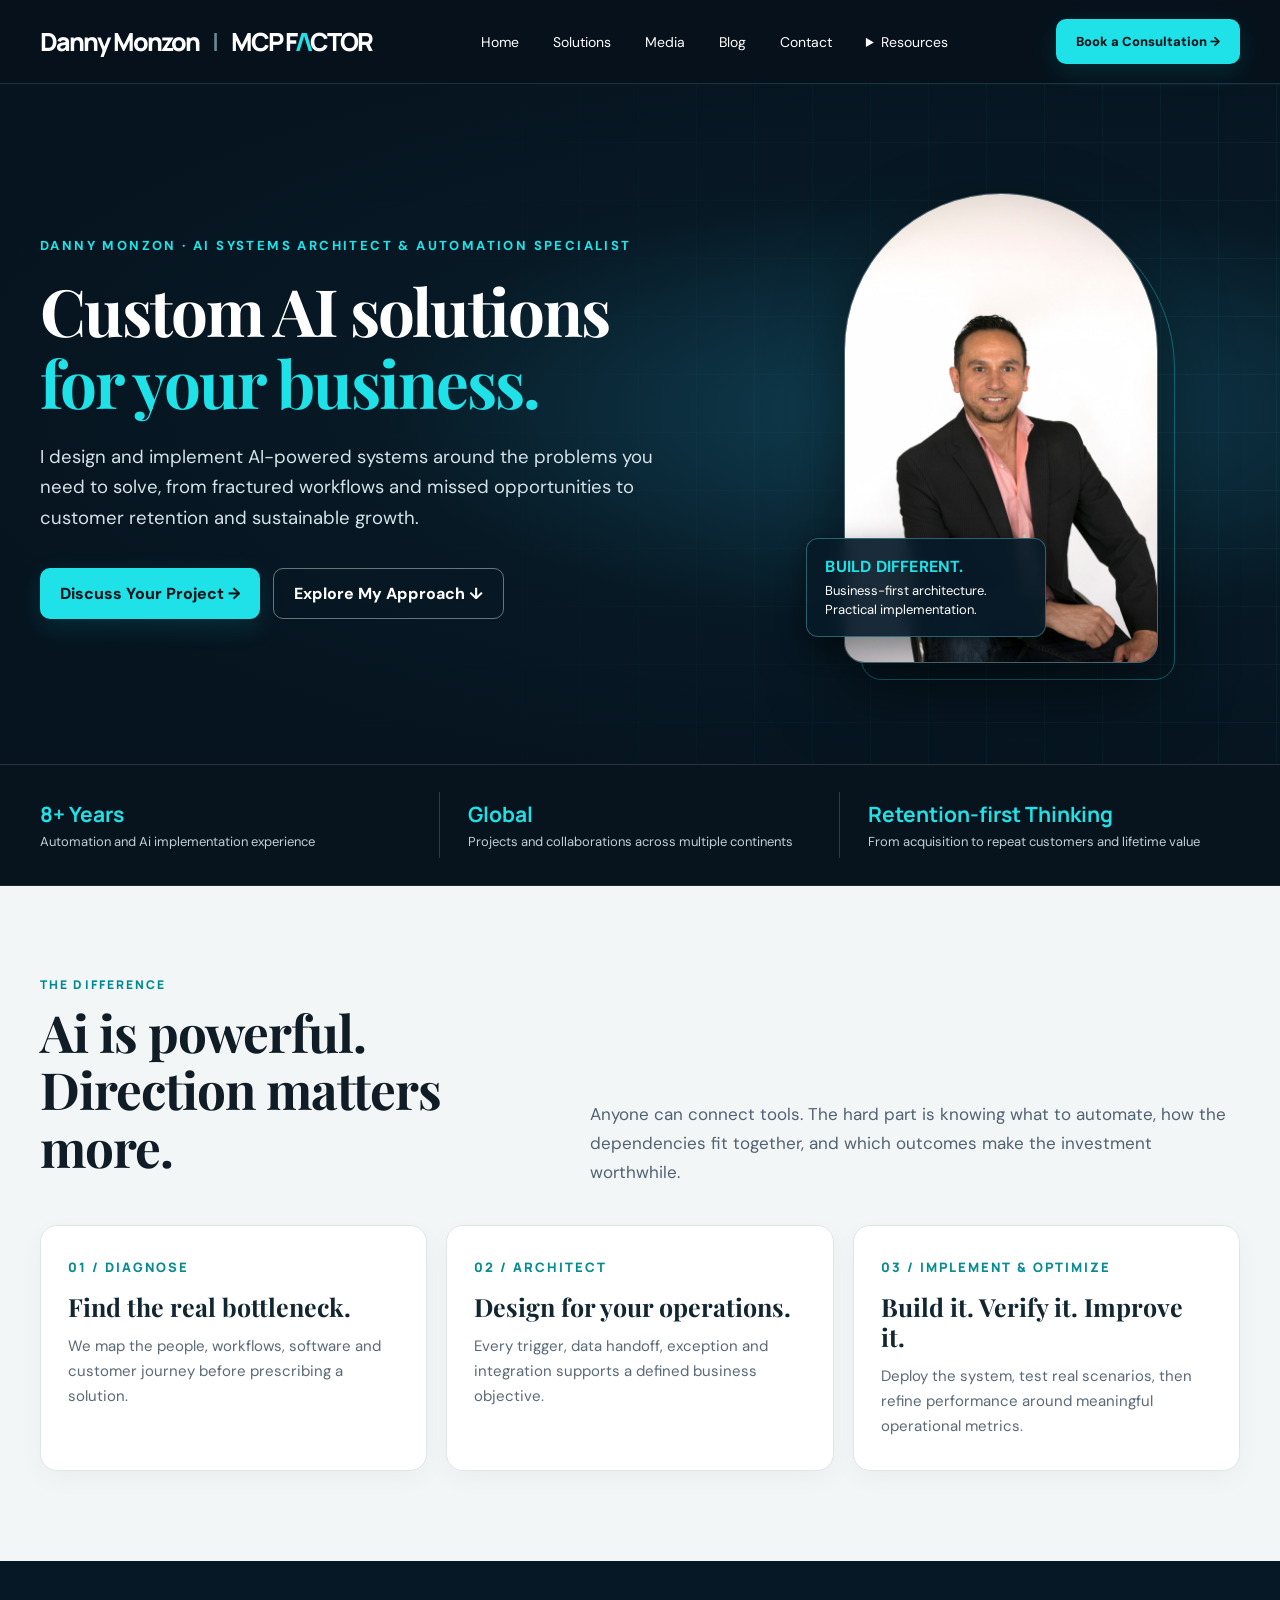
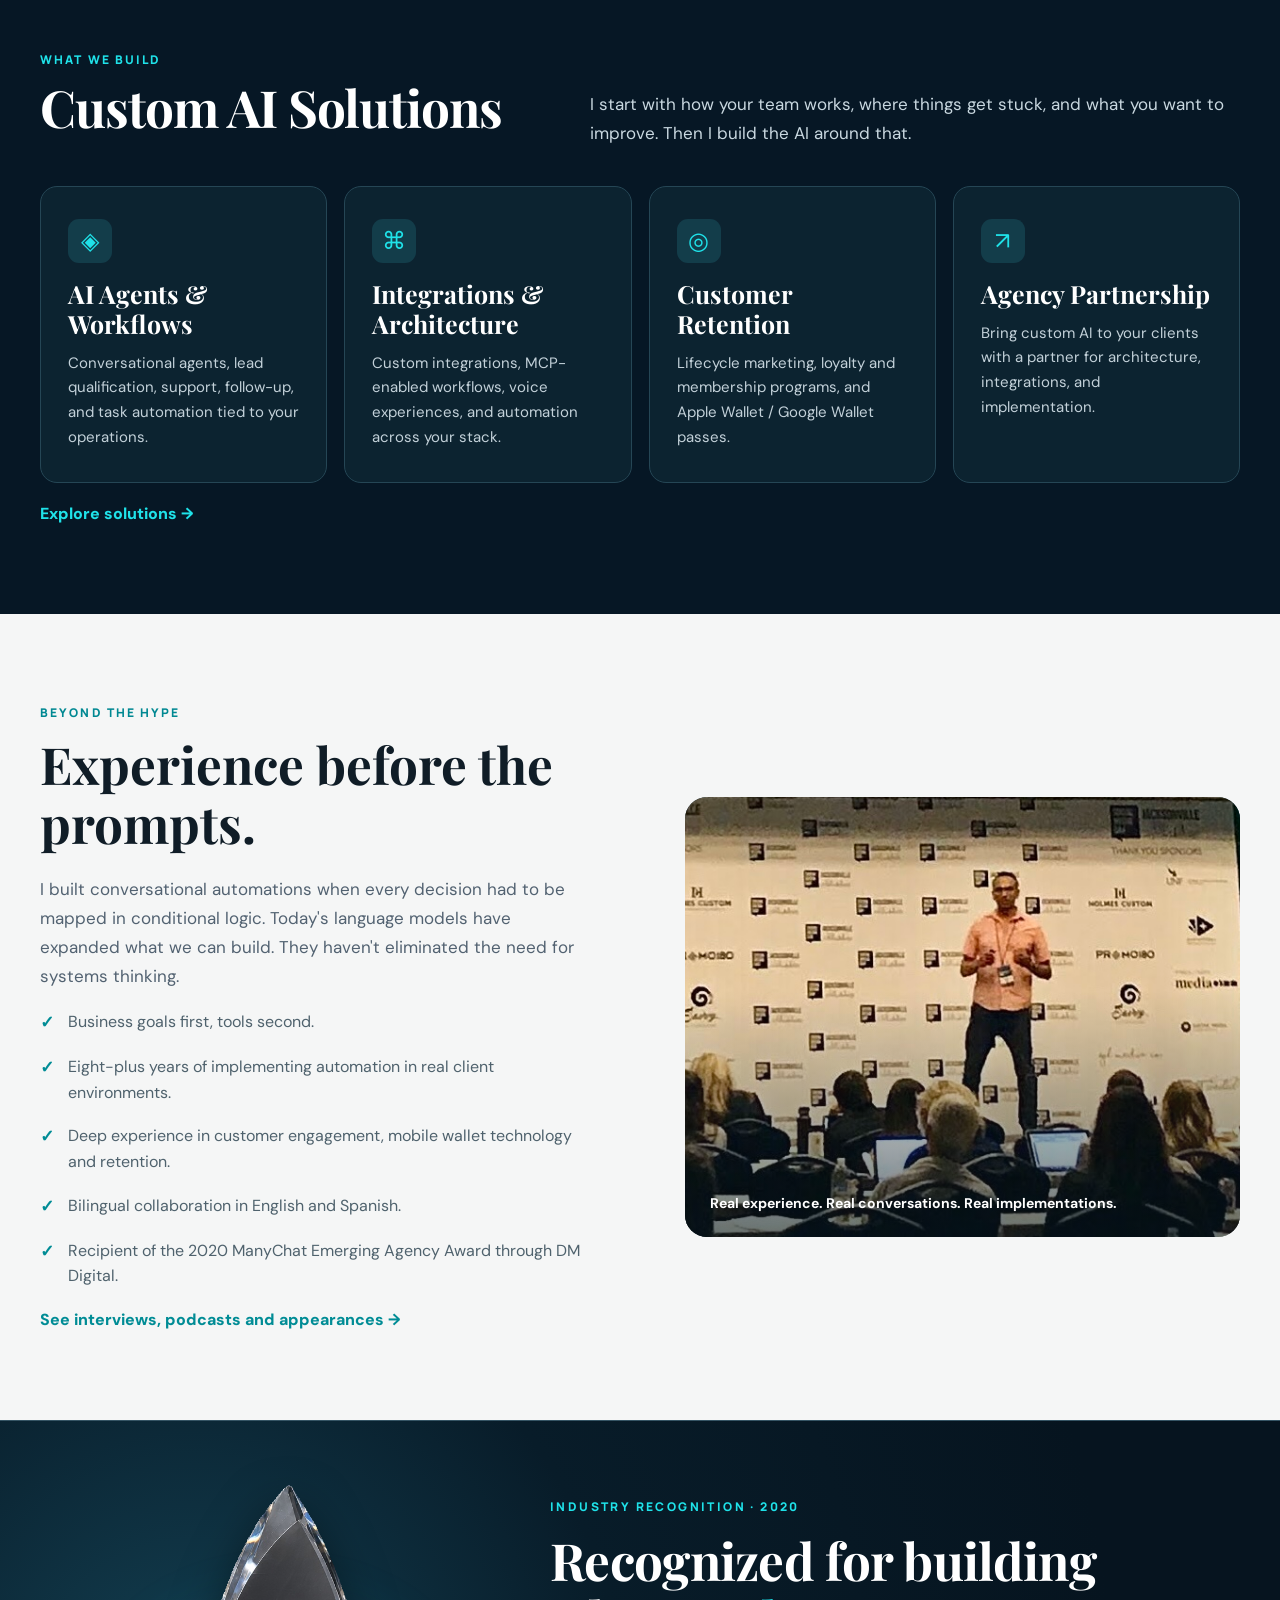
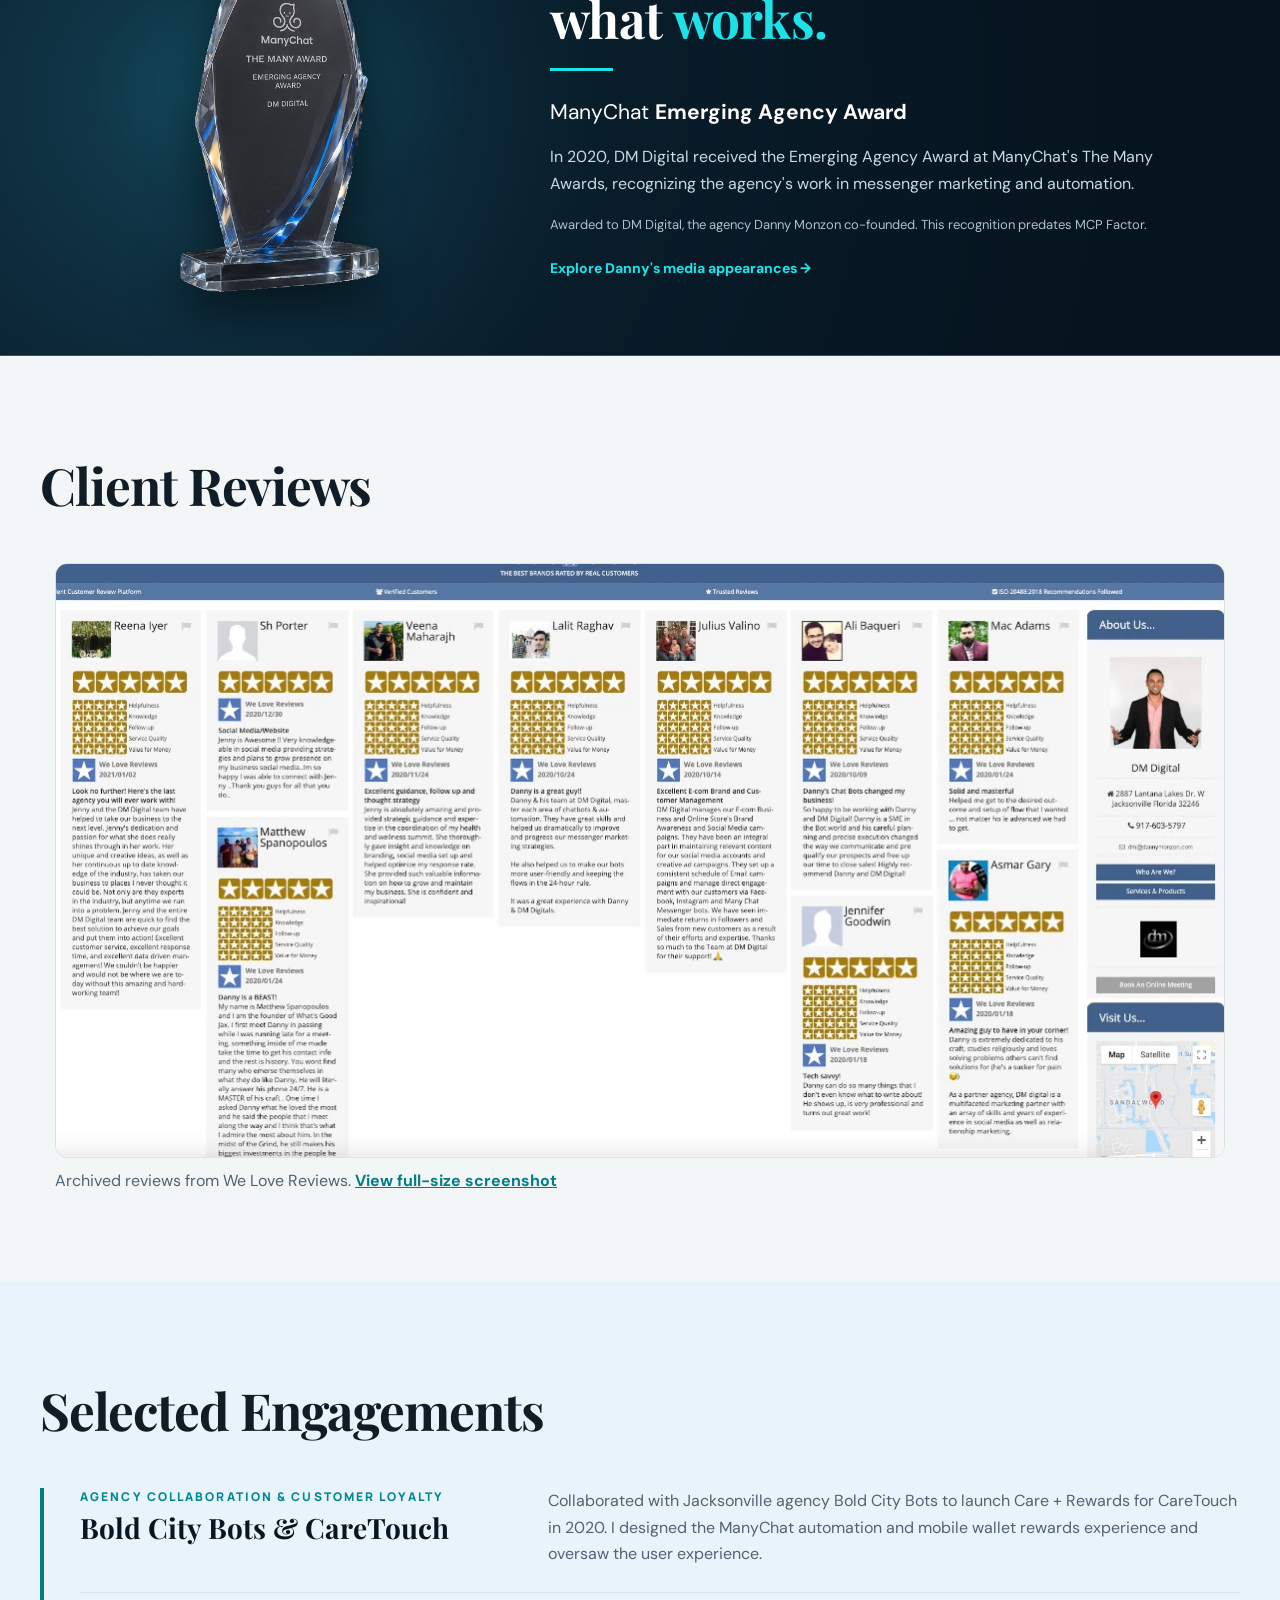
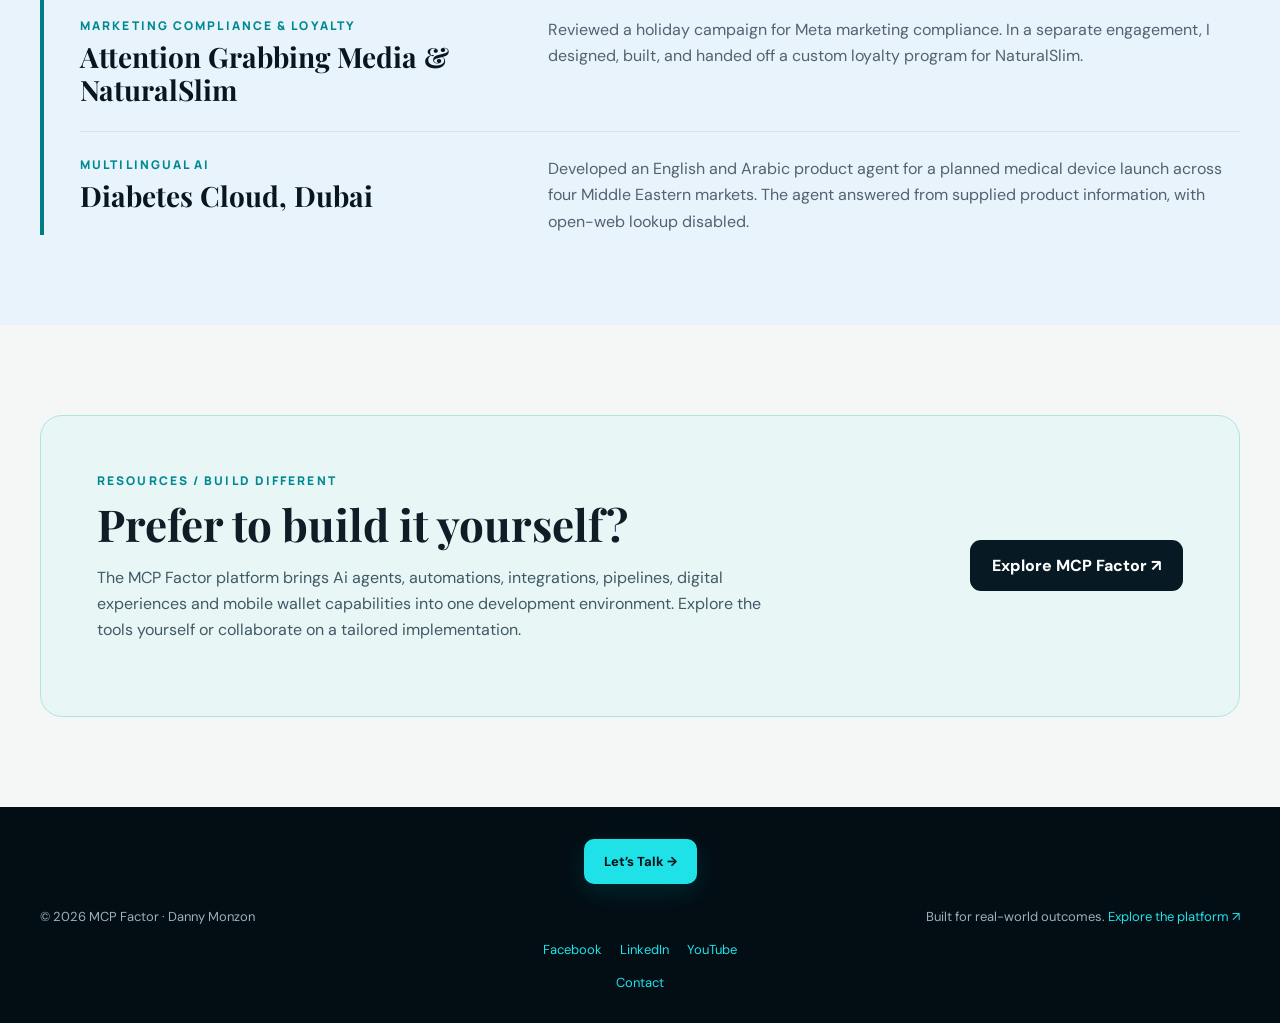
<file: index.html>
<!DOCTYPE html>
<html lang="en"><head><meta charset="utf-8"><meta name="viewport" content="width=device-width,initial-scale=1">
<title>Danny Monzon | Ai Systems Architect & Automation Specialist | MCP Factor</title>
<meta name="description" content="Custom Ai architecture and business automation designed around your goals. Danny Monzon helps established businesses eliminate operational bottlenecks, improve retention, and deploy intelligent systems.">
<meta name="theme-color" content="#06141f"><meta property="og:type" content="website"><meta property="og:title" content="Custom Ai Solutions for Real Business Objectives | Danny Monzon">
<meta property="og:description" content="Diagnose. Architect. Implement. Optimize. Custom Ai systems built for lasting business outcomes.">
<link rel="canonical" href="https://mcpfactor.com/"><link rel="stylesheet" href="./shared/tokens.css"><link rel="stylesheet" href="./shared/site.css"><link rel="stylesheet" href="./shared/home.css">
<link rel="stylesheet" href="./shared/navigation.css"></head><body>
<a href="#main" class="skip-link" style="position:absolute;left:-9999px;top:0;z-index:10000;background:#fff;color:#000;padding:12px" onfocus="this.style.left='10px'" onblur="this.style.left='-9999px'">Skip to content</a>
<header class="nav"><div class="container nav-inner"><a class="brand" href="./" aria-label="Danny Monzon and MCP Factor home">Danny Monzon <span class="sep">|</span> MCP F<span>Λ</span>CTOR</a><button class="nav-toggle" type="button" aria-controls="main-navigation" aria-expanded="false" hidden>Menu</button><nav id="main-navigation" class="nav-links" aria-label="Main navigation"><a href="./">Home</a><a href="./solutions/">Solutions</a><a href="./media/">Media</a><a href="./blog/">Blog</a><a href="./contact/">Contact</a><details class="resources-menu">
<summary>Resources</summary>
<div class="resources-links"><a href="https://app.mcpfactor.com/" target="_blank" rel="noopener noreferrer">MCP Factor ↗</a></div>
</details></nav><a class="cta" href="https://calendly.com/dmchat" target="_blank" rel="noopener noreferrer">Book a Consultation →</a></div></header>
<main id="main">
<section class="home-hero" aria-labelledby="home-title"><div class="container home-hero-grid"><div>
<div class="home-kicker">Danny Monzon · Ai Systems Architect & Automation Specialist</div>
<h1 id="home-title">Custom AI solutions<br><em>for your business.</em></h1>
<p>I design and implement AI-powered systems around the problems you need to solve, from fractured workflows and missed opportunities to customer retention and sustainable growth.</p>
<div class="home-actions"><a class="cta" href="https://calendly.com/dmchat" target="_blank" rel="noopener noreferrer">Discuss Your Project →</a><a class="home-secondary" href="#approach">Explore My Approach ↓</a></div>
</div><div class="home-portrait-wrap"><div class="home-portrait-frame"><img src="./assets/5c0d2fb2-3a0f-47cd-a460-66b5e7bb93ce.jpg" alt="Portrait of Danny Monzon, Ai Systems Architect and Automation Specialist" width="1024" height="1536" fetchpriority="high"></div><div class="home-photo-note"><strong>BUILD DIFFERENT.</strong>Business-first architecture. Practical implementation.</div></div></div></section>
<section class="home-proof" aria-label="Professional experience"><div class="container home-proof-grid">
<div class="home-proof-item"><strong>8+ Years</strong><span>Automation and Ai implementation experience</span></div>
<div class="home-proof-item"><strong>Global</strong><span>Projects and collaborations across multiple continents</span></div>
<div class="home-proof-item"><strong>Retention-first Thinking</strong><span>From acquisition to repeat customers and lifetime value</span></div>
</div></section>
<section class="home-section mist" id="approach"><div class="container"><div class="home-heading"><div><div class="home-eyebrow">The Difference</div><h2>Ai is powerful.<br>Direction matters more.</h2></div><p class="home-lead">Anyone can connect tools. The hard part is knowing what to automate, how the dependencies fit together, and which outcomes make the investment worthwhile.</p></div>
<div class="home-three">
<article class="home-card numbered"><div class="home-step">01 / DIAGNOSE</div><h3>Find the real bottleneck.</h3><p>We map the people, workflows, software and customer journey before prescribing a solution.</p></article>
<article class="home-card numbered"><div class="home-step">02 / ARCHITECT</div><h3>Design for your operations.</h3><p>Every trigger, data handoff, exception and integration supports a defined business objective.</p></article>
<article class="home-card numbered"><div class="home-step">03 / IMPLEMENT & OPTIMIZE</div><h3>Build it. Verify it. Improve it.</h3><p>Deploy the system, test real scenarios, then refine performance around meaningful operational metrics.</p></article>
</div></div></section>
<section class="home-section dark home-solutions" id="solutions"><div class="container"><div class="home-heading"><div><div class="home-eyebrow">What We Build</div><h2>Custom AI Solutions</h2></div><p class="home-lead">I start with how your team works, where things get stuck, and what you want to improve. Then I build the AI around that.</p></div>
<div class="home-four">
<article class="home-card"><div class="home-card-icon" aria-hidden="true">◈</div><h3>AI Agents &amp; Workflows</h3><p>Conversational agents, lead qualification, support, follow-up, and task automation tied to your operations.</p></article>
<article class="home-card"><div class="home-card-icon" aria-hidden="true">⌘</div><h3>Integrations & Architecture</h3><p>Custom integrations, MCP-enabled workflows, voice experiences, and automation across your stack.</p></article>
<article class="home-card"><div class="home-card-icon" aria-hidden="true">◎</div><h3>Customer Retention</h3><p>Lifecycle marketing, loyalty and membership programs, and Apple Wallet / Google Wallet passes.</p></article>
<article class="home-card"><div class="home-card-icon" aria-hidden="true">↗</div><h3>Agency Partnership</h3><p>Bring custom AI to your clients with a partner for architecture, integrations, and implementation.</p></article>
</div><a class="home-link" style="color:var(--cyan)" href="./solutions/">Explore solutions →</a></div></section>
<section class="home-section" id="about"><div class="container home-split"><div><div class="home-eyebrow">Beyond the Hype</div><h2 style="font:700 clamp(38px,4vw,55px)/1.15 'Playfair Display',Georgia,serif;margin:14px 0 23px">Experience before the prompts.</h2>
<p class="home-lead">I built conversational automations when every decision had to be mapped in conditional logic. Today's language models have expanded what we can build. They haven't eliminated the need for systems thinking.</p>
<div class="home-bullet"><b>✓</b><span>Business goals first, tools second.</span></div>
<div class="home-bullet"><b>✓</b><span>Eight-plus years of implementing automation in real client environments.</span></div>
<div class="home-bullet"><b>✓</b><span>Deep experience in customer engagement, mobile wallet technology and retention.</span></div>
<div class="home-bullet"><b>✓</b><span>Bilingual collaboration in English and Spanish.</span></div>
<div class="home-bullet"><b>✓</b><span>Recipient of the 2020 ManyChat Emerging Agency Award through DM Digital.</span></div>
<a class="home-link" href="./media/">See interviews, podcasts and appearances →</a></div>
<div class="home-image-panel"><img src="./assets/danny-monzon-smdayjax-stage.jpg" alt="Danny Monzon speaking on stage at Social Media Day Jacksonville" loading="lazy" width="996" height="467"><div class="home-image-caption">Real experience. Real conversations. Real implementations.</div></div></div></section>
<section class="award-feature" aria-labelledby="award-title"><div class="container award-feature-grid">
<div class="award-photo"><img src="./assets/manychat-emerging-agency-award-2020.png" alt="Crystal ManyChat The Many Award trophy engraved Emerging Agency Award, DM Digital" loading="lazy" width="353" height="726"></div>
<div class="award-copy"><div class="award-eyebrow">Industry Recognition · 2020</div>
<h2 id="award-title">Recognized for building what <em>works.</em></h2>
<div class="award-rule"></div>
<p class="award-name">ManyChat <strong>Emerging Agency Award</strong></p>
<p>In 2020, DM Digital received the Emerging Agency Award at ManyChat's The Many Awards, recognizing the agency's work in messenger marketing and automation.</p>
<p class="award-note">Awarded to DM Digital, the agency Danny Monzon co-founded. This recognition predates MCP Factor.</p>
<a class="award-link" href="./media/">Explore Danny's media appearances →</a>
</div></div></section>
<section class="home-section mist" id="client-reviews" aria-labelledby="reviews-title">
<div class="container">
<div class="home-heading"><h2 id="reviews-title">Client Reviews</h2></div>
<figure class="review-screenshot">
<a href="./assets/dm-digital-client-reviews.webp" aria-label="Open the archived client reviews screenshot at full size">
<img src="./assets/dm-digital-client-reviews.webp" width="1170" height="594" loading="lazy" alt="Archived We Love Reviews page showing client ratings and written reviews of DM Digital.">
</a>
<figcaption>Archived reviews from We Love Reviews. <a href="./assets/dm-digital-client-reviews.webp">View full-size screenshot</a></figcaption>
</figure>
</div></section>
<section class="home-section" id="selected-engagements" aria-labelledby="engagements-title">
<div class="container">
<div class="home-heading"><h2 id="engagements-title">Selected Engagements</h2></div>
<div class="engagement-list">
<article>
<div><div class="home-eyebrow">Agency collaboration &amp; customer loyalty</div><h3>Bold City Bots &amp; CareTouch</h3></div>
<p>Collaborated with Jacksonville agency Bold City Bots to launch Care + Rewards for CareTouch in 2020. I designed the ManyChat automation and mobile wallet rewards experience and oversaw the user experience.</p>
</article>
<article>
<div><div class="home-eyebrow">Marketing compliance &amp; loyalty</div><h3>Attention Grabbing Media &amp; NaturalSlim</h3></div>
<p>Reviewed a holiday campaign for Meta marketing compliance. In a separate engagement, I designed, built, and handed off a custom loyalty program for NaturalSlim.</p>
</article>
<article>
<div><div class="home-eyebrow">Multilingual AI</div><h3>Diabetes Cloud, Dubai</h3></div>
<p>Developed an English and Arabic product agent for a planned medical device launch across four Middle Eastern markets. The agent answered from supplied product information, with open-web lookup disabled.</p>
</article>
</div></div></section>
<section class="home-section"><div class="container"><div class="home-platform"><div><div class="home-eyebrow">Resources / Build Different</div><h2>Prefer to build it yourself?</h2><p>The MCP Factor platform brings Ai agents, automations, integrations, pipelines, digital experiences and mobile wallet capabilities into one development environment. Explore the tools yourself or collaborate on a tailored implementation.</p></div><a href="https://app.mcpfactor.com/" target="_blank" rel="noopener noreferrer">Explore MCP Factor ↗</a></div></div></section>
</main>
<footer class="foot" id="contact"><div class="container footer-feature"><a class="cta" href="./contact/">Let’s Talk →</a></div><div class="container foot-inner"><span>© 2026 MCP Factor · Danny Monzon</span><span>Built for real-world outcomes. <a href="https://app.mcpfactor.com/">Explore the platform ↗</a></span></div><ul class="social-links" aria-label="Danny Monzon on social media">
<li><a href="https://www.facebook.com/dannymvp/">Facebook</a></li>
<li><a href="https://www.linkedin.com/in/dannymonzon/">LinkedIn</a></li>
<li><a href="https://www.youtube.com/@dm.digital">YouTube</a></li>
</ul><span class="footer-contact"><a href="./contact/">Contact</a></span></footer>
<script src="./shared/site.js" defer></script>
</body></html>
</file>
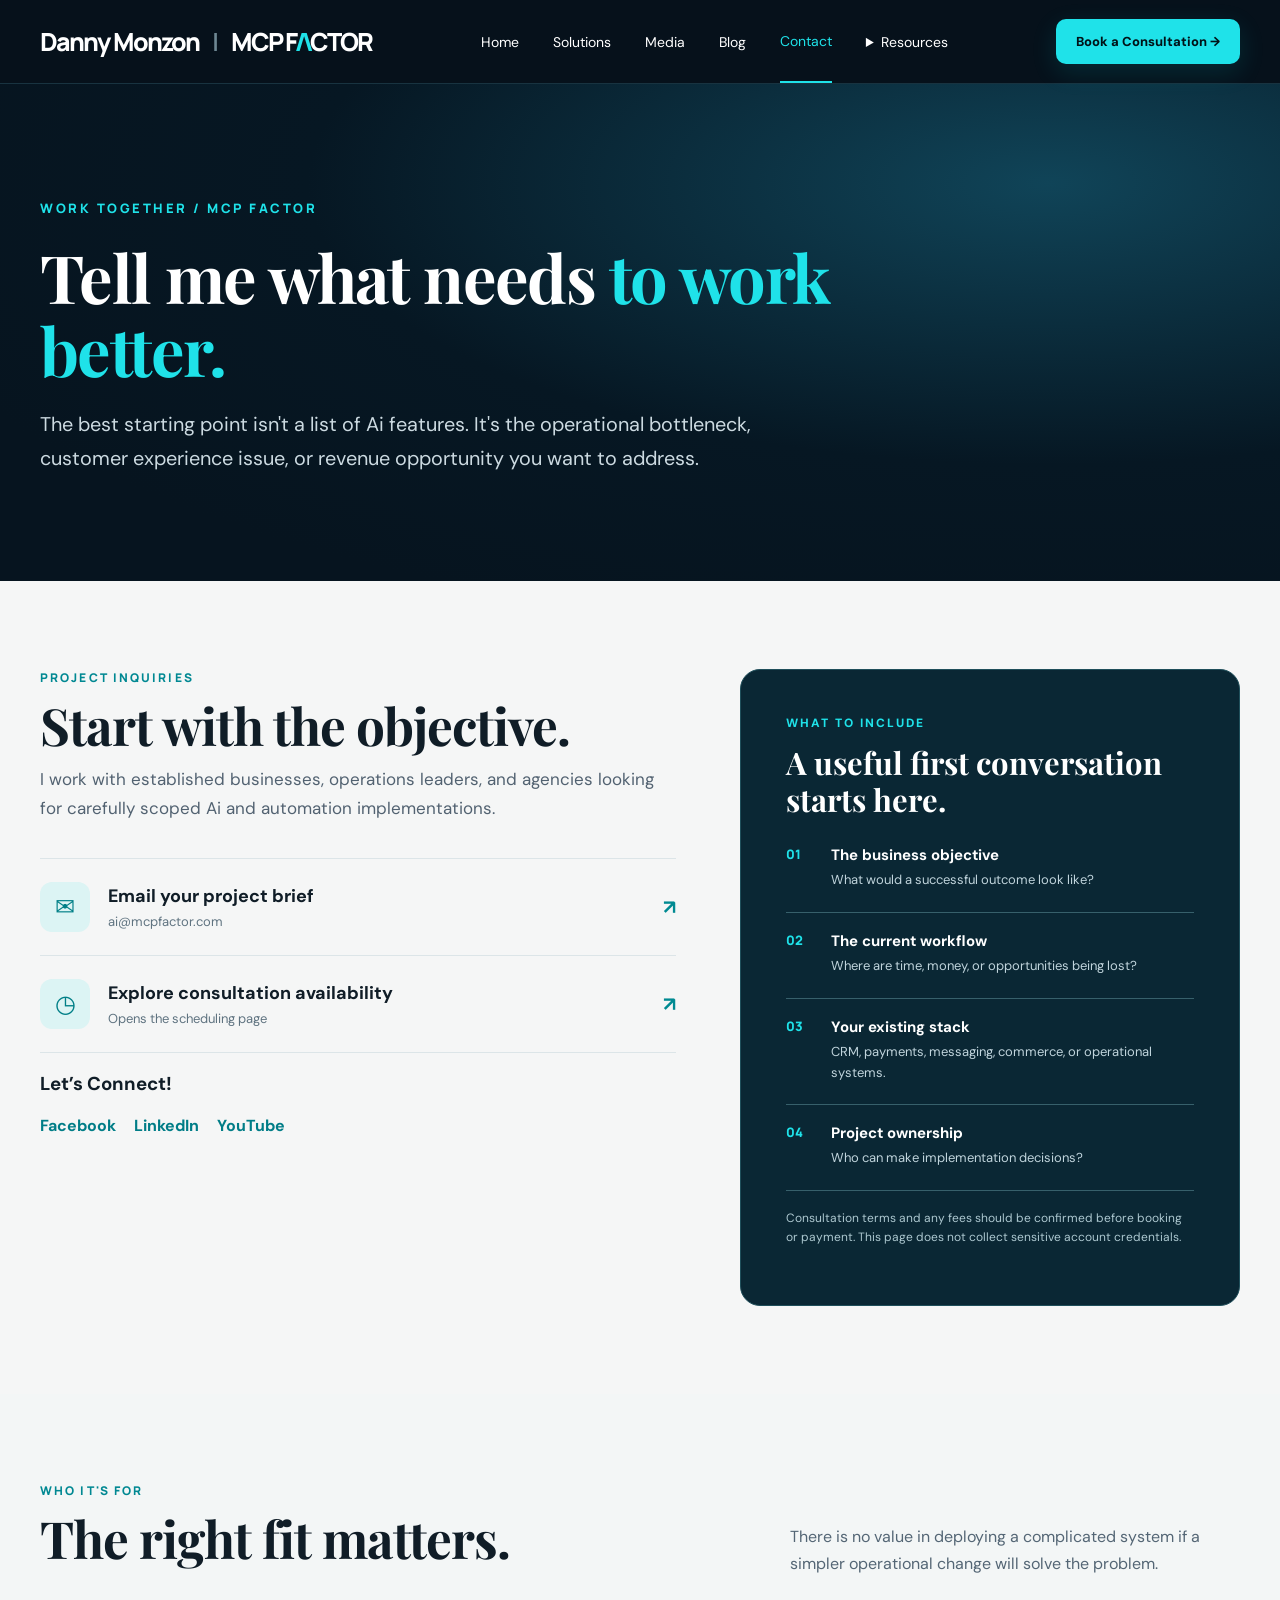
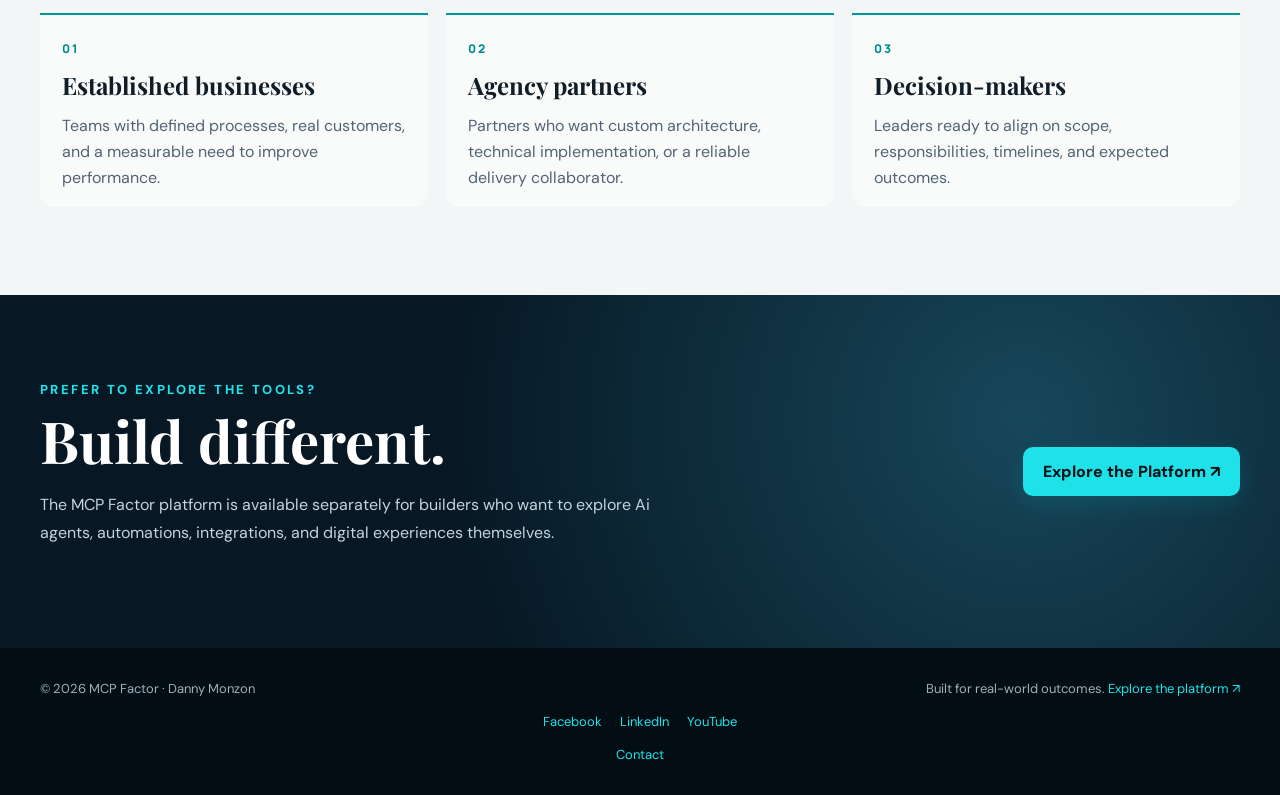
<file: contact/index.html>
<!DOCTYPE html>
<html lang="en">
<head><meta charset="utf-8"><meta name="viewport" content="width=device-width, initial-scale=1">
<title>Contact &amp; Ai Project Consultation | Danny Monzon | MCP Factor</title>
<meta name="description" content="Discuss custom Ai solutions, automation architecture, CRM integrations, retention programs and implementation with Danny Monzon.">
<meta property="og:type" content="website">
<meta property="og:title" content="Contact &amp; Ai Project Consultation">
<meta property="og:description" content="Discuss custom Ai solutions, automation architecture, CRM integrations, retention programs and implementation with Danny Monzon.">
<meta name="theme-color" content="#06141f"><link rel="canonical" href="https://mcpfactor.com/contact/">
<link rel="stylesheet" href="../shared/tokens.css"><link rel="stylesheet" href="../shared/site.css">
<link rel="stylesheet" href="../shared/home.css"><link rel="stylesheet" href="../shared/inner.css">
<link rel="stylesheet" href="../shared/navigation.css"></head><body>
<a class="skip-link" href="#main">Skip to content</a>
<header class="nav"><div class="container nav-inner"><a class="brand" href="../" aria-label="Danny Monzon and MCP Factor home">Danny Monzon <span class="sep">|</span> MCP F<span>Λ</span>CTOR</a><button class="nav-toggle" type="button" aria-controls="main-navigation" aria-expanded="false" hidden>Menu</button><nav id="main-navigation" class="nav-links" aria-label="Main navigation"><a href="../">Home</a><a href="../solutions/">Solutions</a><a href="../media/">Media</a><a href="../blog/">Blog</a><a href="../contact/" aria-current="page">Contact</a><details class="resources-menu">
<summary>Resources</summary>
<div class="resources-links"><a href="https://app.mcpfactor.com/" target="_blank" rel="noopener noreferrer">MCP Factor ↗</a></div>
</details></nav><a class="cta" href="https://calendly.com/dmchat" target="_blank" rel="noopener noreferrer">Book a Consultation →</a></div></header>
<main id="main">
<section class="inner-hero editorial"><div class="container"><p class="inner-kicker">Work Together / MCP Factor</p><h1>Tell me what needs <em>to work better.</em></h1>
<p class="inner-lead">The best starting point isn't a list of Ai features. It's the operational bottleneck, customer experience issue, or revenue opportunity you want to address.</p></div></section>
<section class="inner-section"><div class="container contact-grid">
<div class="contact-main"><div class="home-eyebrow">Project inquiries</div><h2 class="inner-display">Start with the objective.</h2>
<p class="home-lead">I work with established businesses, operations leaders, and agencies looking for carefully scoped Ai and automation implementations.</p>
<div class="contact-options"><a class="contact-option" href="mailto:ai@mcpfactor.com?subject=MCP%20Factor%20Project%20Inquiry"><span class="contact-icon">✉</span><span><strong>Email your project brief</strong><small>ai@mcpfactor.com</small></span><b>↗</b></a>
<a class="contact-option" href="https://calendly.com/dmchat" target="_blank" rel="noopener noreferrer"><span class="contact-icon">◷</span><span><strong>Explore consultation availability</strong><small>Opens the scheduling page</small></span><b>↗</b></a></div>
<h3 id="contact-social-heading">Let’s Connect!</h3>
<ul class="social-links" aria-labelledby="contact-social-heading">
<li><a href="https://www.facebook.com/dannymvp/">Facebook</a></li>
<li><a href="https://www.linkedin.com/in/dannymonzon/">LinkedIn</a></li>
<li><a href="https://www.youtube.com/@dm.digital">YouTube</a></li>
</ul></div>
<aside class="contact-side"><div class="side-label">What to include</div><h3>A useful first conversation starts here.</h3>
<ol class="brief-list"><li><strong>The business objective</strong><span>What would a successful outcome look like?</span></li><li><strong>The current workflow</strong><span>Where are time, money, or opportunities being lost?</span></li><li><strong>Your existing stack</strong><span>CRM, payments, messaging, commerce, or operational systems.</span></li><li><strong>Project ownership</strong><span>Who can make implementation decisions?</span></li></ol>
<p class="contact-disclaimer">Consultation terms and any fees should be confirmed before booking or payment. This page does not collect sensitive account credentials.</p></aside>
</div></section>
<section class="inner-section inner-mist"><div class="container"><div class="home-eyebrow">Who it's for</div><div class="inner-header"><h2>The right fit matters.</h2><p>There is no value in deploying a complicated system if a simpler operational change will solve the problem.</p></div>
<div class="metric-grid"><div class="metric-item"><span>01</span><h3>Established businesses</h3><p>Teams with defined processes, real customers, and a measurable need to improve performance.</p></div><div class="metric-item"><span>02</span><h3>Agency partners</h3><p>Partners who want custom architecture, technical implementation, or a reliable delivery collaborator.</p></div><div class="metric-item"><span>03</span><h3>Decision-makers</h3><p>Leaders ready to align on scope, responsibilities, timelines, and expected outcomes.</p></div></div>
</div></section>
<section class="home-cta"><div class="container home-cta-inner"><div><div class="home-kicker">Prefer to explore the tools?</div><h2>Build different.</h2><p>The MCP Factor platform is available separately for builders who want to explore Ai agents, automations, integrations, and digital experiences themselves.</p></div><a class="cta" href="https://app.mcpfactor.com/" target="_blank" rel="noopener noreferrer">Explore the Platform ↗</a></div></section>
</main>
<footer class="foot"><div class="container foot-inner"><span>© 2026 MCP Factor · Danny Monzon</span><span>Built for real-world outcomes. <a href="https://app.mcpfactor.com/">Explore the platform ↗</a></span></div><ul class="social-links" aria-label="Danny Monzon on social media">
<li><a href="https://www.facebook.com/dannymvp/">Facebook</a></li>
<li><a href="https://www.linkedin.com/in/dannymonzon/">LinkedIn</a></li>
<li><a href="https://www.youtube.com/@dm.digital">YouTube</a></li>
</ul><span class="footer-contact"><a href="../contact/">Contact</a></span></footer>
<script src="../shared/site.js" defer></script></body></html>
</file>
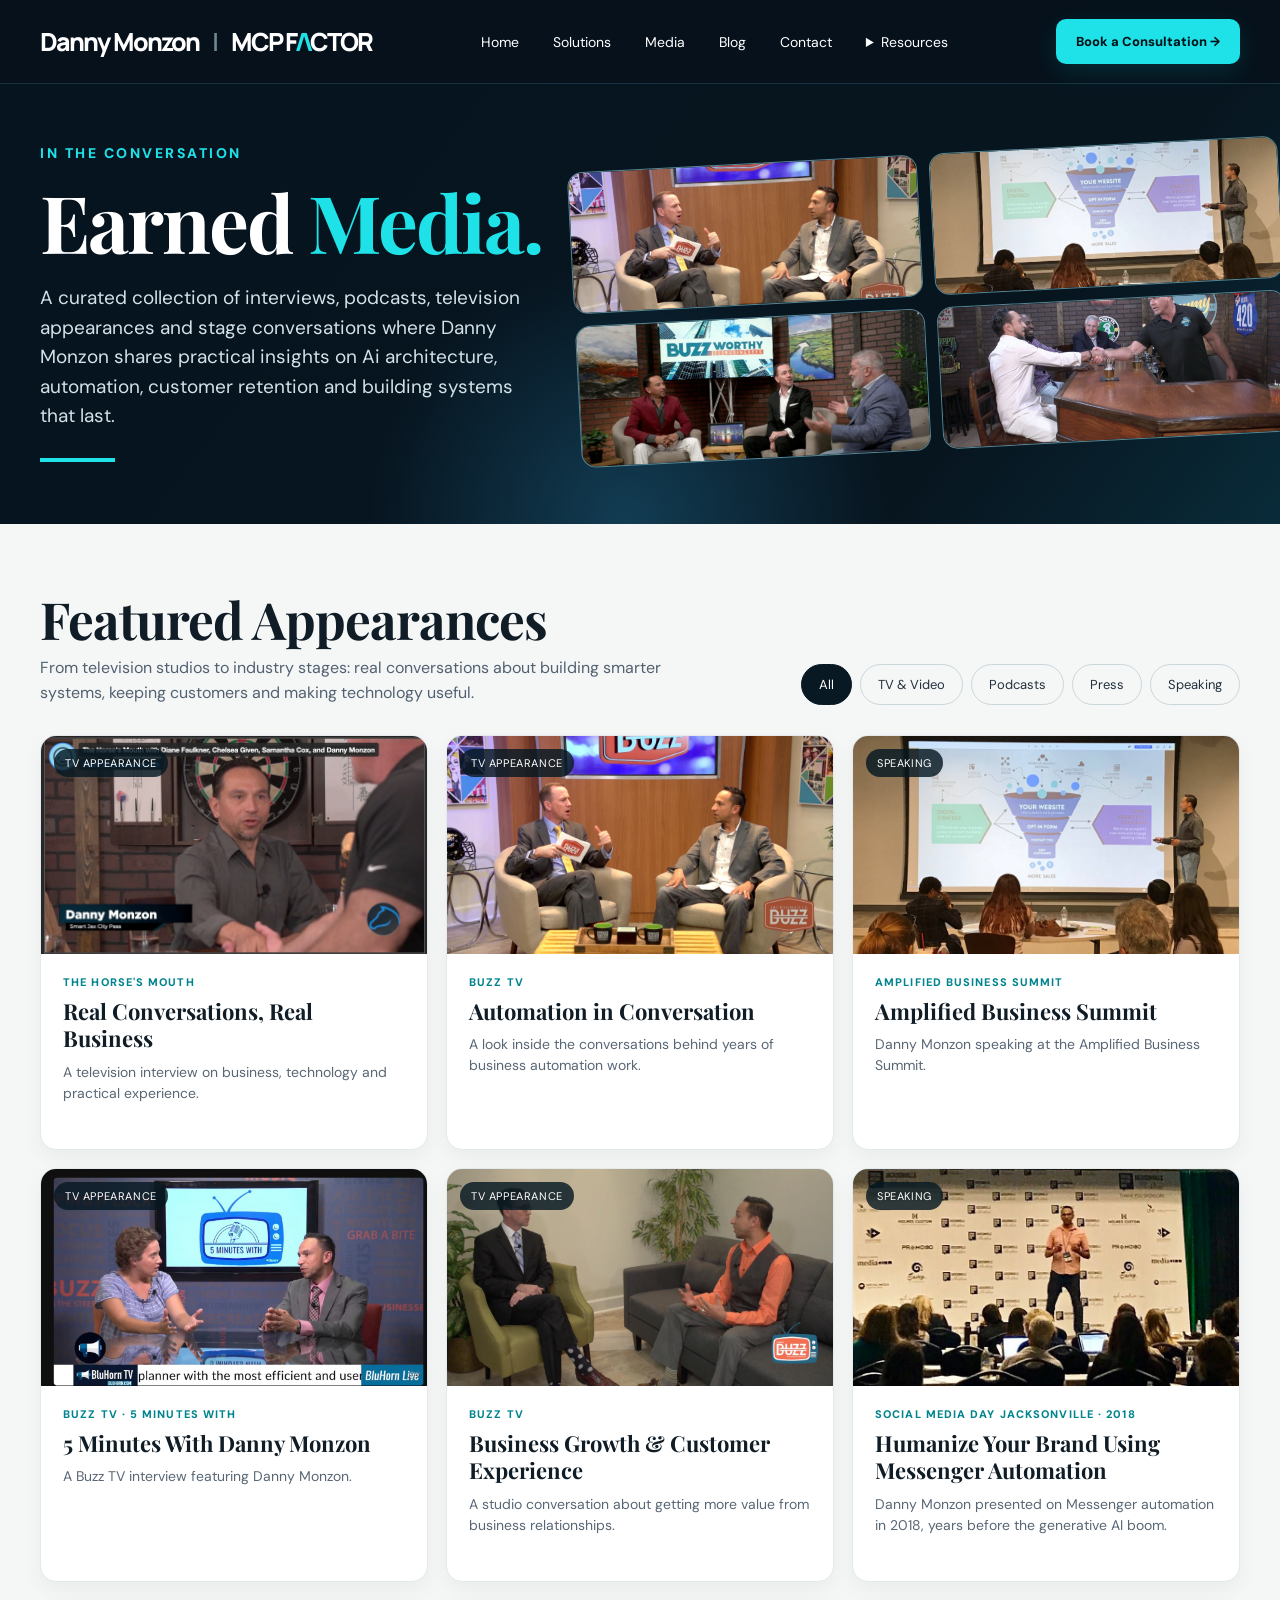
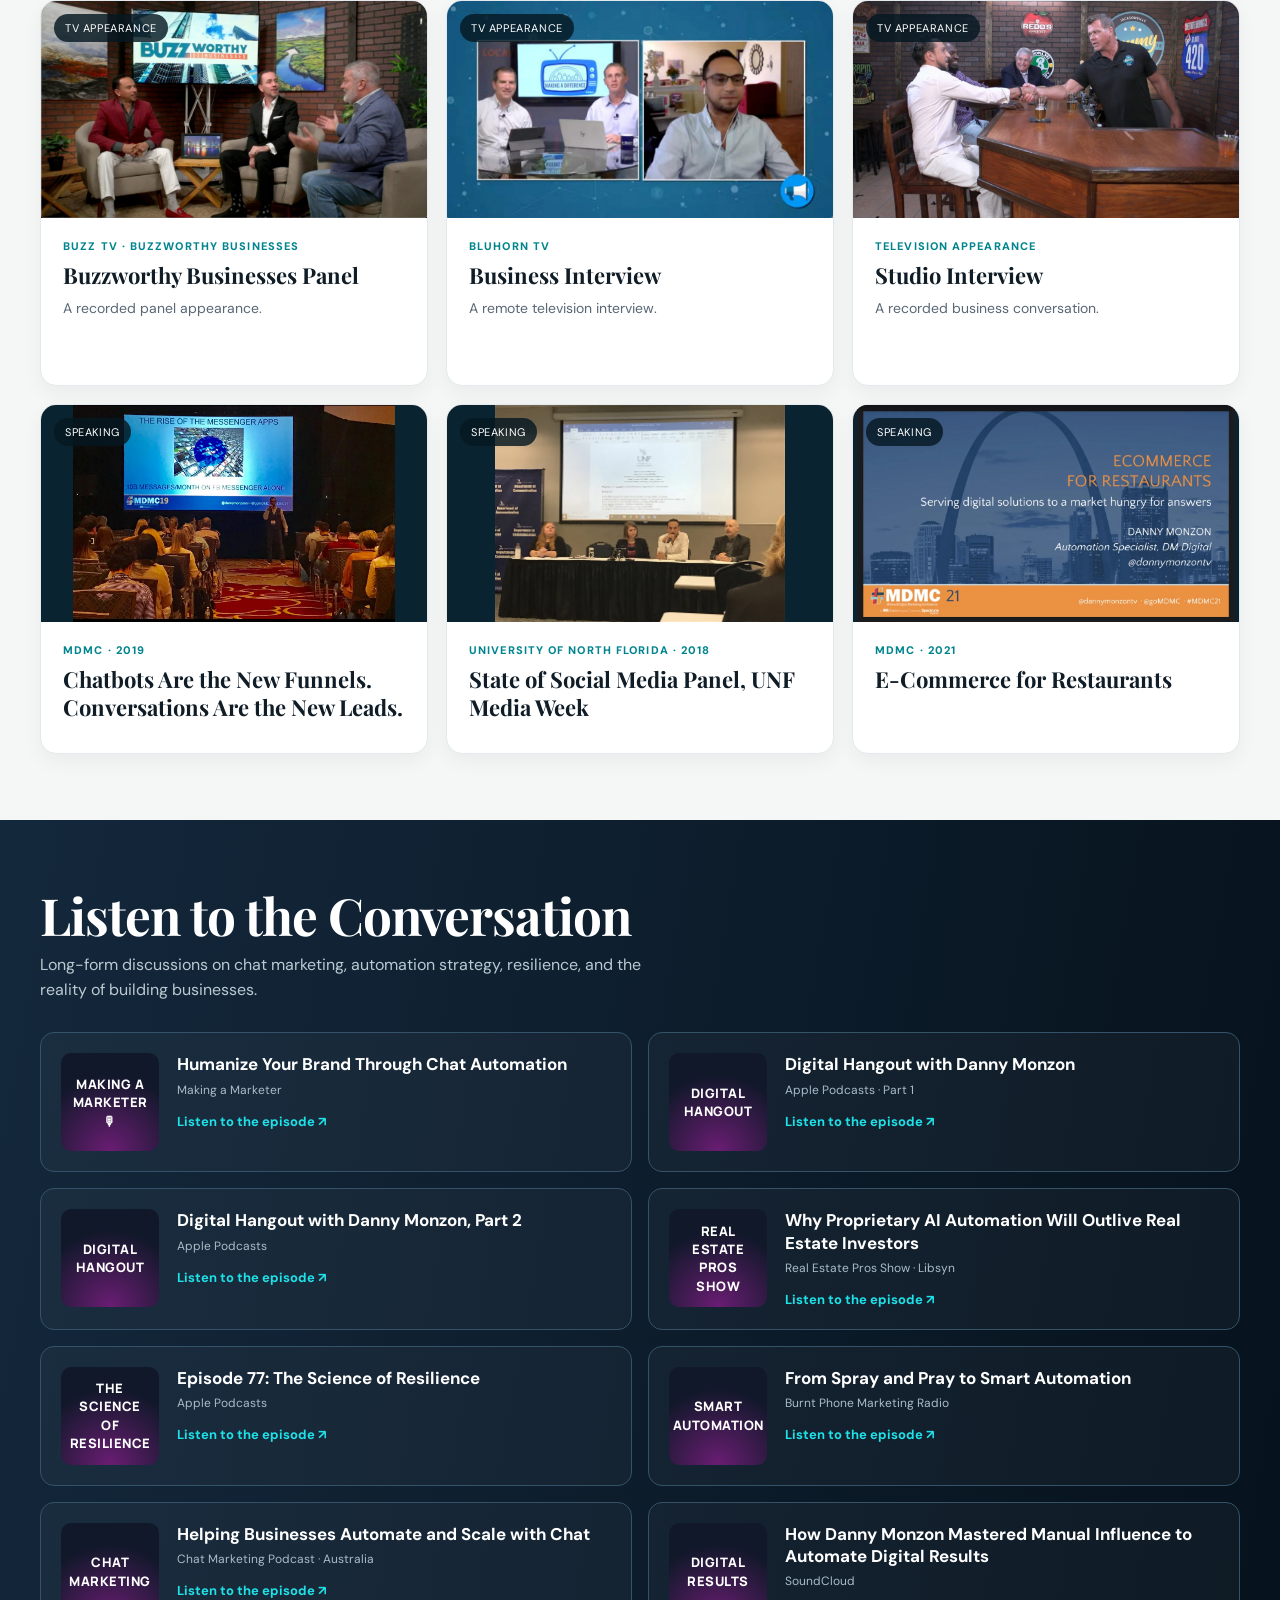
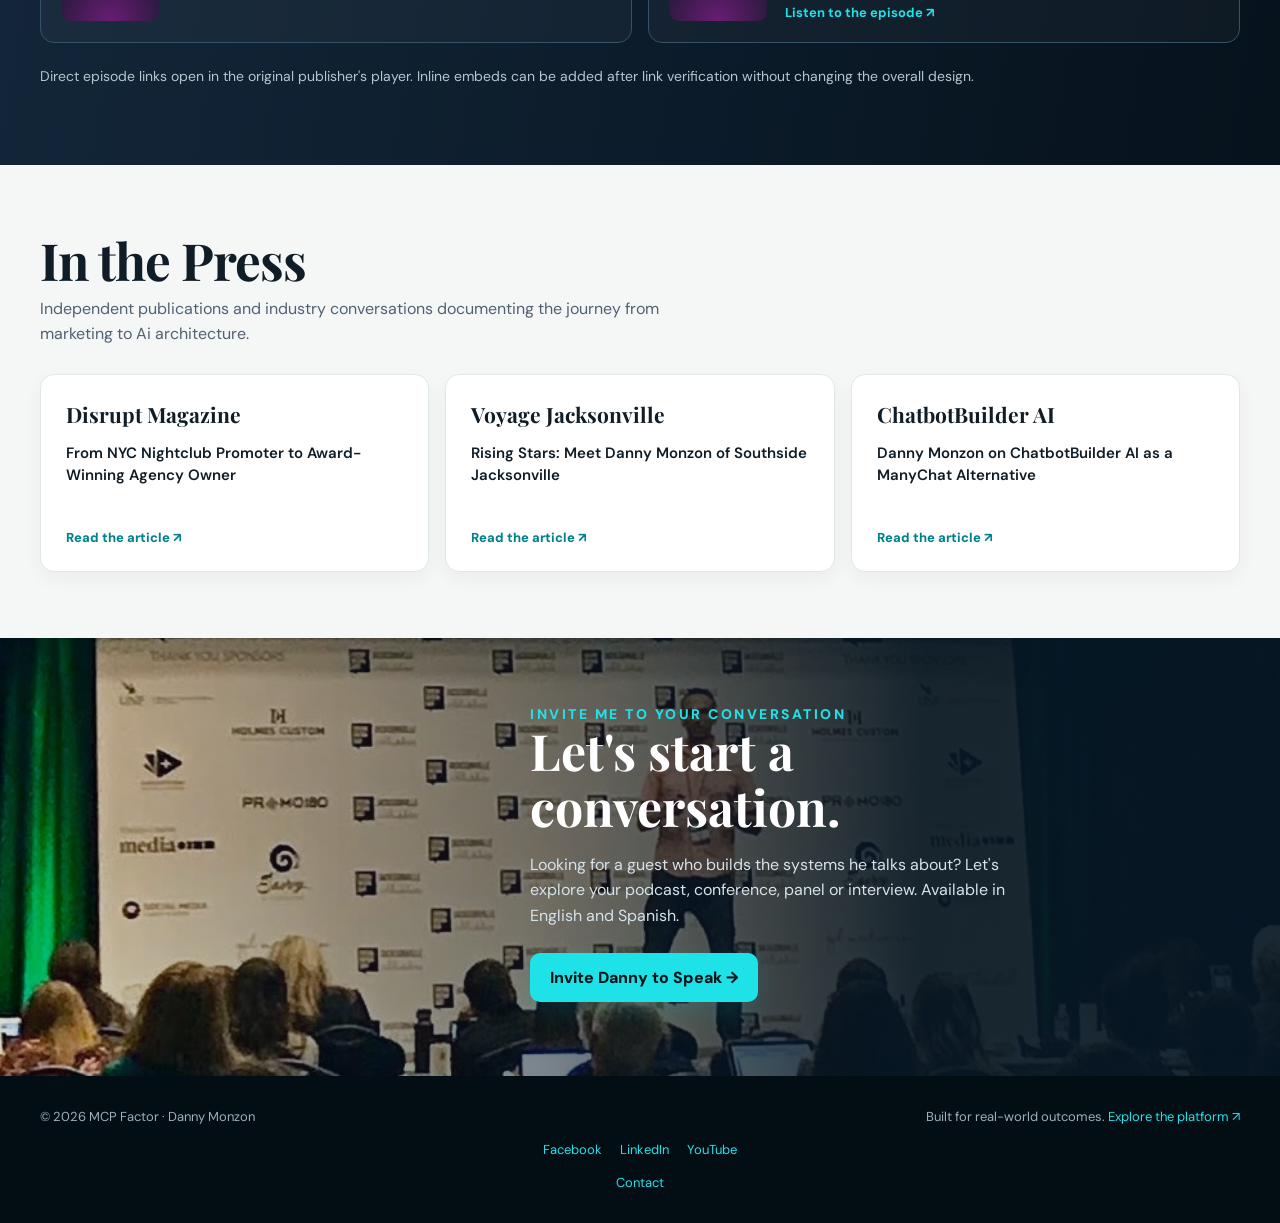
<file: media/index.html>
<!DOCTYPE html><html lang="en"><head><meta charset="utf-8"><meta name="viewport" content="width=device-width,initial-scale=1"><title>Media & Appearances | Danny Monzon | MCP Factor</title><meta name="description" content="Watch and listen to Danny Monzon's interviews, podcasts and speaking appearances on Ai architecture, business automation, customer retention and mobile wallet technology."><meta property="og:title" content="Danny Monzon in the Media | MCP Factor"><meta property="og:description" content="Interviews, podcasts, press and speaking engagements on real-world Ai automation and retention."><meta name="theme-color" content="#06141e"><style>
@import url('https://fonts.googleapis.com/css2?family=DM+Sans:wght@400;500;600;700&family=Manrope:wght@400;500;600;700;800&family=Playfair+Display:wght@600;700&display=swap');
:root{--ink:#071620;--navy:#06111b;--cyan:#1fe2e9;--cyan-dark:#007d87;--paper:#f5f6f6;--muted:#64727f;--line:#dce3e6;--radius:18px}*{box-sizing:border-box}html{scroll-behavior:smooth}body{margin:0;font-family:'DM Sans',sans-serif;color:#101d27;background:var(--paper)}a{color:inherit;text-decoration:none}button{font:inherit}a:focus-visible,button:focus-visible{outline:3px solid var(--cyan);outline-offset:4px}.container{width:min(1200px,calc(100% - 48px));margin:auto}.nav{background:var(--navy);color:white;border-bottom:1px solid #183340;position:relative;z-index:10}.nav-inner{min-height:83px;display:flex;align-items:center;justify-content:space-between;gap:24px}.brand{font:800 25px 'Manrope',sans-serif;letter-spacing:-1.9px;white-space:nowrap}.brand span{color:var(--cyan)}.brand .sep{color:#6e8793;margin:0 10px;font-weight:600}.nav-links{display:flex;align-items:center;gap:34px;font-size:14px}.nav-links a:hover,.nav-links a[aria-current=page]{color:var(--cyan)}.nav-links a[aria-current=page]{border-bottom:2px solid var(--cyan);padding:31px 0}.cta{display:inline-flex;align-items:center;gap:12px;border-radius:10px;background:var(--cyan);color:#001318;font-weight:800;padding:14px 20px;white-space:nowrap;box-shadow:0 8px 26px #00cbd324}.cta:hover{background:#60faff}.nav .cta{font-size:13px}.hero{background:radial-gradient(circle at 49% 99%,#123c53 0%,transparent 33%),linear-gradient(128deg,#06141f 10%,#07151f 76%,#092b39);color:white;overflow:hidden}.hero-grid{padding:60px 0 62px;display:grid;grid-template-columns:42% 58%;min-height:410px;gap:10px;align-items:center}.eyebrow{color:var(--cyan);font-size:14px;letter-spacing:2.5px;font-weight:800;text-transform:uppercase}.hero h1{font:700 clamp(56px,6.2vw,90px)/1.05 'Playfair Display',serif;letter-spacing:-2px;margin:18px 0 20px}.hero h1 span{color:var(--cyan)}.hero p{max-width:490px;font-size:19px;line-height:1.55;color:#d3e2e8}.line{width:75px;height:4px;background:var(--cyan);margin-top:27px}.mosaic{display:grid;grid-template-columns:1fr 1fr;grid-template-rows:142px 142px;gap:12px;transform:rotate(-3deg) translateX(20px);margin-right:-15px}.mosaic img{width:100%;height:100%;object-fit:cover;border-radius:15px;border:1px solid #4f8898;filter:saturate(.86)}.mosaic img:nth-child(1){object-position:50% 35%}.mosaic img:nth-child(3){object-position:50% 30%}.section{padding:66px 0}.section-head{display:flex;align-items:end;justify-content:space-between;gap:28px;margin-bottom:30px}.section h2,.section-title{font:700 clamp(35px,4vw,52px)/1.14 'Playfair Display',serif;letter-spacing:-1px;margin:0 0 8px}.section-head p,.section-subtitle{color:#526171;line-height:1.55;margin:0;max-width:650px}.filters{display:flex;gap:8px;flex-wrap:wrap}.filter{border:1px solid #cbd6db;background:transparent;color:#23313c;padding:11px 17px;border-radius:999px;cursor:pointer;font-size:13px}.filter:hover,.filter.active{background:#091923;color:white;border-color:#091923}.grid{display:grid;grid-template-columns:repeat(3,minmax(0,1fr));gap:18px}.media-card{background:white;border:1px solid #e3e9ec;border-radius:16px;overflow:hidden;box-shadow:0 8px 20px #1027320c;transition:transform .2s,box-shadow .2s}.media-card:hover{transform:translateY(-4px);box-shadow:0 16px 30px #1027321a}.thumb{aspect-ratio:16/9;position:relative;background:#0a2330;overflow:hidden}.thumb img{display:block;width:100%;height:100%;object-fit:cover}.thumb .tag{position:absolute;top:13px;left:13px;background:#061822cf;color:#fff;font-size:11px;letter-spacing:.6px;text-transform:uppercase;border-radius:99px;padding:7px 11px}.media-body{padding:21px 22px 23px}.meta{font-size:11px;color:#00848d;text-transform:uppercase;letter-spacing:1.1px;font-weight:800}.media-body h3{font:700 22px/1.25 'Playfair Display',serif;margin:9px 0}.media-body p{color:#596775;line-height:1.5;font-size:14px;min-height:44px;margin:0 0 20px}.media-action{color:#007f8b;font-weight:800;font-size:12px;letter-spacing:.6px;text-transform:uppercase}.media-action:hover{text-decoration:underline}.audio{background:linear-gradient(100deg,#14283c,#06121c);color:white}.audio .section-subtitle{color:#bbcad2}.audio-grid{display:grid;grid-template-columns:repeat(2,1fr);gap:16px;margin-top:30px}.audio-card{border:1px solid #345368;border-radius:14px;padding:20px;display:flex;gap:18px;min-width:0;background:#ffffff08}.audio-art{flex:0 0 98px;width:98px;height:98px;border-radius:10px;display:flex;align-items:center;justify-content:center;background:radial-gradient(circle at bottom,#6a1d73,#11182a 70%);font:800 13px/1.4 'Manrope';text-align:center;letter-spacing:.5px;padding:8px}.audio-info{min-width:0;flex:1}.audio-info h3{font-size:17px;line-height:1.3;margin:0 0 6px}.audio-info p{color:#a9bdc9;font-size:12px;margin:0 0 12px}.audio-info a{color:var(--cyan);font-size:13px;font-weight:700}.audio-info a:hover{text-decoration:underline}.audio .extra{margin-top:24px;color:#b3c7d0;font-size:14px}.press-grid{display:grid;grid-template-columns:repeat(3,1fr);gap:16px;margin-top:27px}.press-card{padding:25px;border:1px solid #e1e7e9;border-radius:14px;background:white;box-shadow:0 7px 20px #1027320b;min-height:198px;display:flex;flex-direction:column}.press-brand{font:700 21px 'Playfair Display',serif;margin-bottom:14px}.press-card h3{font:600 15px/1.5 'DM Sans';margin:0 0 18px;flex:1}.press-card a{color:#00818b;font-weight:800;font-size:13px}.press-card a:hover{text-decoration:underline}.speaking{position:relative;background:#061725;min-height:310px;color:white;overflow:hidden}.speaking:before{content:'';background:linear-gradient(90deg,rgba(6,23,37,.14) 0%,rgba(6,23,37,.52) 42%,rgba(6,23,37,.92) 72%),url('../assets/danny-monzon-smdayjax-stage.jpg') 50% 32%/cover;position:absolute;inset:0}.speaking-content{position:relative;padding:67px 0 74px;max-width:900px;display:flex;flex-direction:column;align-items:flex-end;text-align:left}.speaking-copy{max-width:560px}.speaking h2{font:700 clamp(35px,4vw,50px)/1.13 'Playfair Display';margin:0 0 16px}.speaking p{line-height:1.6;color:#d6e3e9;max-width:500px;margin:0 0 24px}.foot{background:#030d14;color:#9db0bc;padding:32px 0;font-size:13px}.foot-inner{display:flex;justify-content:space-between;gap:20px}.foot a{color:var(--cyan)}.hidden{display:none!important}@media(max-width:950px){.nav-links{gap:16px}.nav .cta{display:none}.hero-grid{grid-template-columns:1fr 1fr}.grid,.press-grid{grid-template-columns:repeat(2,1fr)}.section-head{display:block}.filters{margin-top:24px}}@media(max-width:700px){.container{width:min(100% - 32px,1200px)}.nav-inner{flex-wrap:wrap;padding:16px 0}.brand{font-size:22px}.nav-links{width:100%;justify-content:space-between;gap:8px;font-size:12px;overflow:auto}.nav-links a[aria-current=page]{padding:4px 0}.hero-grid{grid-template-columns:1fr;padding:43px 0 50px;gap:26px}.hero h1{font-size:57px}.mosaic{transform:none;margin:0;grid-template-rows:105px 105px}.section{padding:48px 0}.grid,.audio-grid,.press-grid{grid-template-columns:1fr}.press-card{min-height:150px}.audio-art{width:78px;flex-basis:78px;height:90px}.speaking:before{background-position:50% 24%}.speaking-content{align-items:flex-start;padding:54px 0}.foot-inner{display:block}.foot-inner>*{margin-bottom:12px}}
.speaking-thumb img{object-fit:contain}
</style><link rel="stylesheet" href="../shared/navigation.css"></head><body><header class="nav"><div class="container nav-inner"><a class="brand" href="../" aria-label="Danny Monzon and MCP Factor home">Danny Monzon <span class="sep">|</span> MCP F<span>Λ</span>CTOR</a><button class="nav-toggle" type="button" aria-controls="main-navigation" aria-expanded="false" hidden>Menu</button><nav id="main-navigation" class="nav-links" aria-label="Main navigation"><a href="../">Home</a><a href="../solutions/">Solutions</a><a href="../media/">Media</a><a href="../blog/">Blog</a><a href="../contact/">Contact</a><details class="resources-menu">
<summary>Resources</summary>
<div class="resources-links"><a href="https://app.mcpfactor.com/" target="_blank" rel="noopener noreferrer">MCP Factor ↗</a></div>
</details></nav><a class="cta" href="https://calendly.com/dmchat" target="_blank" rel="noopener noreferrer">Book a Consultation →</a></div></header>
<main><section class="hero" aria-labelledby="hero-title"><div class="container hero-grid"><div><div class="eyebrow">In the conversation</div><h1 id="hero-title">Earned <span>Media.</span></h1><p>A curated collection of interviews, podcasts, television appearances and stage conversations where Danny Monzon shares practical insights on Ai architecture, automation, customer retention and building systems that last.</p><div class="line"></div></div><div class="mosaic" aria-label="Photos from Danny Monzon's television interviews and industry events"><img src="../assets/danny-monzon-buzz-tv2.jpg" alt="Danny Monzon on Jacksonville Buzz television" width="2048" height="1151"><img src="../assets/danny-monzon-jacksonville-amplify-event.jpg" alt="Danny Monzon presenting at an industry event" width="1920" height="1332"><img src="../assets/danny-monzon-buzz-tv3.jpg" alt="Danny Monzon in a Buzzworthy television conversation" width="2048" height="1155"><img src="../assets/danny-monzon-buzz-tv5.jpg" alt="Danny Monzon in a recorded studio conversation" width="1280" height="718"></div></div></section>
<section id="media" class="section"><div class="container"><div class="section-head"><div><h2>Featured Appearances</h2><p>From television studios to industry stages: real conversations about building smarter systems, keeping customers and making technology useful.</p></div><div class="filters" role="group" aria-label="Filter appearances"><button class="filter active" data-filter="all" aria-pressed="true">All</button><button class="filter" data-filter="tv" aria-pressed="false">TV & Video</button><button class="filter" data-filter="podcast" aria-pressed="false">Podcasts</button><button class="filter" data-filter="press" aria-pressed="false">Press</button><button class="filter" data-filter="speaking" aria-pressed="false">Speaking</button></div></div><div class="grid" id="feature-grid">
<article class="media-card" data-kind="tv"><div class="thumb"><img src="../assets/danny-monzon-buzz-tv7.jpg" alt="Danny Monzon on The Horse's Mouth television program" loading="lazy"><span class="tag">TV appearance</span></div><div class="media-body"><div class="meta">The Horse's Mouth</div><h3>Real Conversations, Real Business</h3><p>A television interview on business, technology and practical experience.</p></div></article>
<article class="media-card" data-kind="tv"><div class="thumb"><img src="../assets/danny-monzon-buzz-tv2.jpg" alt="Danny Monzon seated in a television interview at Buzz TV" loading="lazy"><span class="tag">TV appearance</span></div><div class="media-body"><div class="meta">Buzz TV</div><h3>Automation in Conversation</h3><p>A look inside the conversations behind years of business automation work.</p></div></article>
<article class="media-card" data-kind="speaking"><div class="thumb"><img src="../assets/danny-monzon-jacksonville-amplify-event.jpg" alt="Danny Monzon presenting to a business audience in Jacksonville" loading="lazy"><span class="tag">Speaking</span></div><div class="media-body"><div class="meta">Amplified Business Summit</div><h3>Amplified Business Summit</h3><p>Danny Monzon speaking at the Amplified Business Summit.</p></div></article>
<article class="media-card" data-kind="tv"><div class="thumb"><img src="../assets/danny-monzon-buzz-tv6.jpg" alt="Danny Monzon appearing on Buzz TV's 5 Minutes With segment" loading="lazy"><span class="tag">TV appearance</span></div><div class="media-body"><div class="meta">Buzz TV · 5 Minutes With</div><h3>5 Minutes With Danny Monzon</h3><p>A Buzz TV interview featuring Danny Monzon.</p></div></article>
<article class="media-card" data-kind="tv"><div class="thumb"><img src="../assets/danny-monzon-buzz-tv1.jpg" alt="Danny Monzon in a seated television studio interview" loading="lazy"><span class="tag">TV appearance</span></div><div class="media-body"><div class="meta">Buzz TV</div><h3>Business Growth & Customer Experience</h3><p>A studio conversation about getting more value from business relationships.</p></div></article>
<article class="media-card" data-kind="speaking"><div class="thumb"><img src="../assets/danny-monzon-smdayjax-stage.jpg" alt="Danny Monzon speaking on stage at SMDAYJAX" loading="lazy"><span class="tag">Speaking</span></div><div class="media-body"><div class="meta">Social Media Day Jacksonville · 2018</div><h3>Humanize Your Brand Using Messenger Automation</h3><p>Danny Monzon presented on Messenger automation in 2018, years before the generative AI boom.</p></div></article>

<article class="media-card" data-kind="tv"><div class="thumb"><img src="../assets/danny-monzon-buzz-tv3.jpg" alt="Danny Monzon participating in a Buzzworthy Businesses television panel" loading="lazy"><span class="tag">TV appearance</span></div><div class="media-body"><div class="meta">Buzz TV · Buzzworthy Businesses</div><h3>Buzzworthy Businesses Panel</h3><p>A recorded panel appearance.</p></div></article>
<article class="media-card" data-kind="tv"><div class="thumb"><img src="../assets/danny-monzon-buzz-tv4.jpg" alt="Danny Monzon appearing remotely on a BluHorn TV business segment" loading="lazy"><span class="tag">TV appearance</span></div><div class="media-body"><div class="meta">BluHorn TV</div><h3>Business Interview</h3><p>A remote television interview.</p></div></article>
<article class="media-card" data-kind="tv"><div class="thumb"><img src="../assets/danny-monzon-buzz-tv5.jpg" alt="Danny Monzon interviewed at a studio table" loading="lazy"><span class="tag">TV appearance</span></div><div class="media-body"><div class="meta">Television appearance</div><h3>Studio Interview</h3><p>A recorded business conversation.</p></div></article>
<article class="media-card" data-kind="speaking"><div class="thumb speaking-thumb"><img src="../assets/danny-monzon-mdmc-2019.webp" alt="Danny Monzon presenting to the MDMC audience" loading="lazy"><span class="tag">Speaking</span></div><div class="media-body"><div class="meta">MDMC · 2019</div><h3>Chatbots Are the New Funnels. Conversations Are the New Leads.</h3></div></article>
<article class="media-card" data-kind="speaking"><div class="thumb speaking-thumb"><img src="../assets/danny-monzon-unf.webp" alt="Danny Monzon speaking on the State of Social Media Panel" loading="lazy"><span class="tag">Speaking</span></div><div class="media-body"><div class="meta">University of North Florida · 2018</div><h3>State of Social Media Panel, UNF Media Week</h3></div></article>
<article class="media-card" data-kind="speaking"><div class="thumb speaking-thumb"><img src="../assets/danny-monzon-mdmc-2021.webp" alt="MDMC presentation slide titled Ecommerce for Restaurants" loading="lazy"><span class="tag">Speaking</span></div><div class="media-body"><div class="meta">MDMC · 2021</div><h3>E-Commerce for Restaurants</h3></div></article>
</div></div></section>
<section class="section audio" id="podcasts"><div class="container"><h2 class="section-title">Listen to the Conversation</h2><p class="section-subtitle">Long-form discussions on chat marketing, automation strategy, resilience, and the reality of building businesses.</p><div class="audio-grid">
<article class="audio-card"><div class="audio-art">MAKING A<br>MARKETER 🎙</div><div class="audio-info"><h3>Humanize Your Brand Through Chat Automation</h3><p>Making a Marketer</p><a href="https://makingamarketer.podbean.com/e/humanize-your-brand-through-chat-automation-with-danny-monzon/" target="_blank" rel="noopener noreferrer">Listen to the episode ↗</a></div></article>
<article class="audio-card"><div class="audio-art">DIGITAL<br>HANGOUT</div><div class="audio-info"><h3>Digital Hangout with Danny Monzon</h3><p>Apple Podcasts · Part 1</p><a href="https://embed.podcasts.apple.com/us/podcast/digital-hangout-with-danny-monzon-of-dm-digital/id1300129028?i=1000493953093" target="_blank" rel="noopener noreferrer">Listen to the episode ↗</a></div></article>
<article class="audio-card"><div class="audio-art">DIGITAL<br>HANGOUT</div><div class="audio-info"><h3>Digital Hangout with Danny Monzon, Part 2</h3><p>Apple Podcasts</p><a href="https://embed.podcasts.apple.com/us/podcast/digital-hangout-with-danny-monzon-of-dm-digital-pt-2/id1300129028?i=1000494514745" target="_blank" rel="noopener noreferrer">Listen to the episode ↗</a></div></article>
<article class="audio-card"><div class="audio-art">REAL ESTATE<br>PROS SHOW</div><div class="audio-info"><h3>Why Proprietary AI Automation Will Outlive Real Estate Investors</h3><p>Real Estate Pros Show · Libsyn</p><a href="https://html5-player.libsyn.com/embed/episode/id/39538695/height/90/theme/custom/thumbnail/yes/direction/forward/render-playlist/no/custom-color/000000/" target="_blank" rel="noopener noreferrer">Listen to the episode ↗</a></div></article>
<article class="audio-card"><div class="audio-art">THE SCIENCE<br>OF RESILIENCE</div><div class="audio-info"><h3>Episode 77: The Science of Resilience</h3><p>Apple Podcasts</p><a href="https://embed.podcasts.apple.com/us/podcast/episode-77-the-science-of-resilience-how-to-build/id1547871733?i=1000601317939" target="_blank" rel="noopener noreferrer">Listen to the episode ↗</a></div></article>
<article class="audio-card"><div class="audio-art">SMART<br>AUTOMATION</div><div class="audio-info"><h3>From Spray and Pray to Smart Automation</h3><p>Burnt Phone Marketing Radio</p><a href="https://embed.podcasts.apple.com/us/podcast/episode-78-the-conversion-from-spray-and-pray-to/id1456695173?i=1000495654515" target="_blank" rel="noopener noreferrer">Listen to the episode ↗</a></div></article>
<article class="audio-card"><div class="audio-art">CHAT<br>MARKETING</div><div class="audio-info"><h3>Helping Businesses Automate and Scale with Chat</h3><p>Chat Marketing Podcast · Australia</p><a href="https://embed.podcasts.apple.com/us/podcast/helping-businesses-automate-and-scale-with-chat/id1529074842?i=1000502672312" target="_blank" rel="noopener noreferrer">Listen to the episode ↗</a></div></article>
<article class="audio-card"><div class="audio-art">DIGITAL<br>RESULTS</div><div class="audio-info"><h3>How Danny Monzon Mastered Manual Influence to Automate Digital Results</h3><p>SoundCloud</p><a href="https://soundcloud.com/danny-739315283/how-danny-monzon-mastered-manual-influence-to-automate-digital-results" target="_blank" rel="noopener noreferrer">Listen to the episode ↗</a></div></article>
</div><p class="extra">Direct episode links open in the original publisher's player. Inline embeds can be added after link verification without changing the overall design.</p></div></section>
<section class="section" id="press"><div class="container"><h2 class="section-title">In the Press</h2><p class="section-subtitle">Independent publications and industry conversations documenting the journey from marketing to Ai architecture.</p><div class="press-grid"><article class="press-card"><div class="press-brand">Disrupt Magazine</div><h3>From NYC Nightclub Promoter to Award-Winning Agency Owner</h3><a href="https://disruptmagazine.com/danny-monzon-from-nyc-nightclub-promoter-to-award-winning-agency-owner/" target="_blank" rel="noopener noreferrer">Read the article ↗</a></article><article class="press-card"><div class="press-brand">Voyage Jacksonville</div><h3>Rising Stars: Meet Danny Monzon of Southside Jacksonville</h3><a href="https://voyagejacksonville.com/interview/rising-stars-meet-danny-monzon-of-southside-jacksonville/" target="_blank" rel="noopener noreferrer">Read the article ↗</a></article><article class="press-card"><div class="press-brand">ChatbotBuilder AI</div><h3>Danny Monzon on ChatbotBuilder AI as a ManyChat Alternative</h3><a href="https://www.chatbotbuilder.ai/blog/danny-monzon-on-chatbotbuilder-ai-as-a-manychat-alternative" target="_blank" rel="noopener noreferrer">Read the article ↗</a></article></div></div></section>
<section class="speaking" id="speaking"><div class="container speaking-content"><div class="speaking-copy"><div class="eyebrow">Invite me to your conversation</div><h2>Let's start a conversation.</h2><p>Looking for a guest who builds the systems he talks about? Let's explore your podcast, conference, panel or interview. Available in English and Spanish.</p><a class="cta" href="https://calendly.com/dmchat" target="_blank" rel="noopener noreferrer">Invite Danny to Speak →</a></div></div></section></main><footer class="foot"><div class="container foot-inner"><span>© 2026 MCP Factor · Danny Monzon</span><span>Built for real-world outcomes. <a href="https://app.mcpfactor.com/">Explore the platform ↗</a></span></div><ul class="social-links" aria-label="Danny Monzon on social media">
<li><a href="https://www.facebook.com/dannymvp/">Facebook</a></li>
<li><a href="https://www.linkedin.com/in/dannymonzon/">LinkedIn</a></li>
<li><a href="https://www.youtube.com/@dm.digital">YouTube</a></li>
</ul><span class="footer-contact"><a href="../contact/">Contact</a></span></footer><script src="../shared/site.js" defer></script></body></html>
</file>
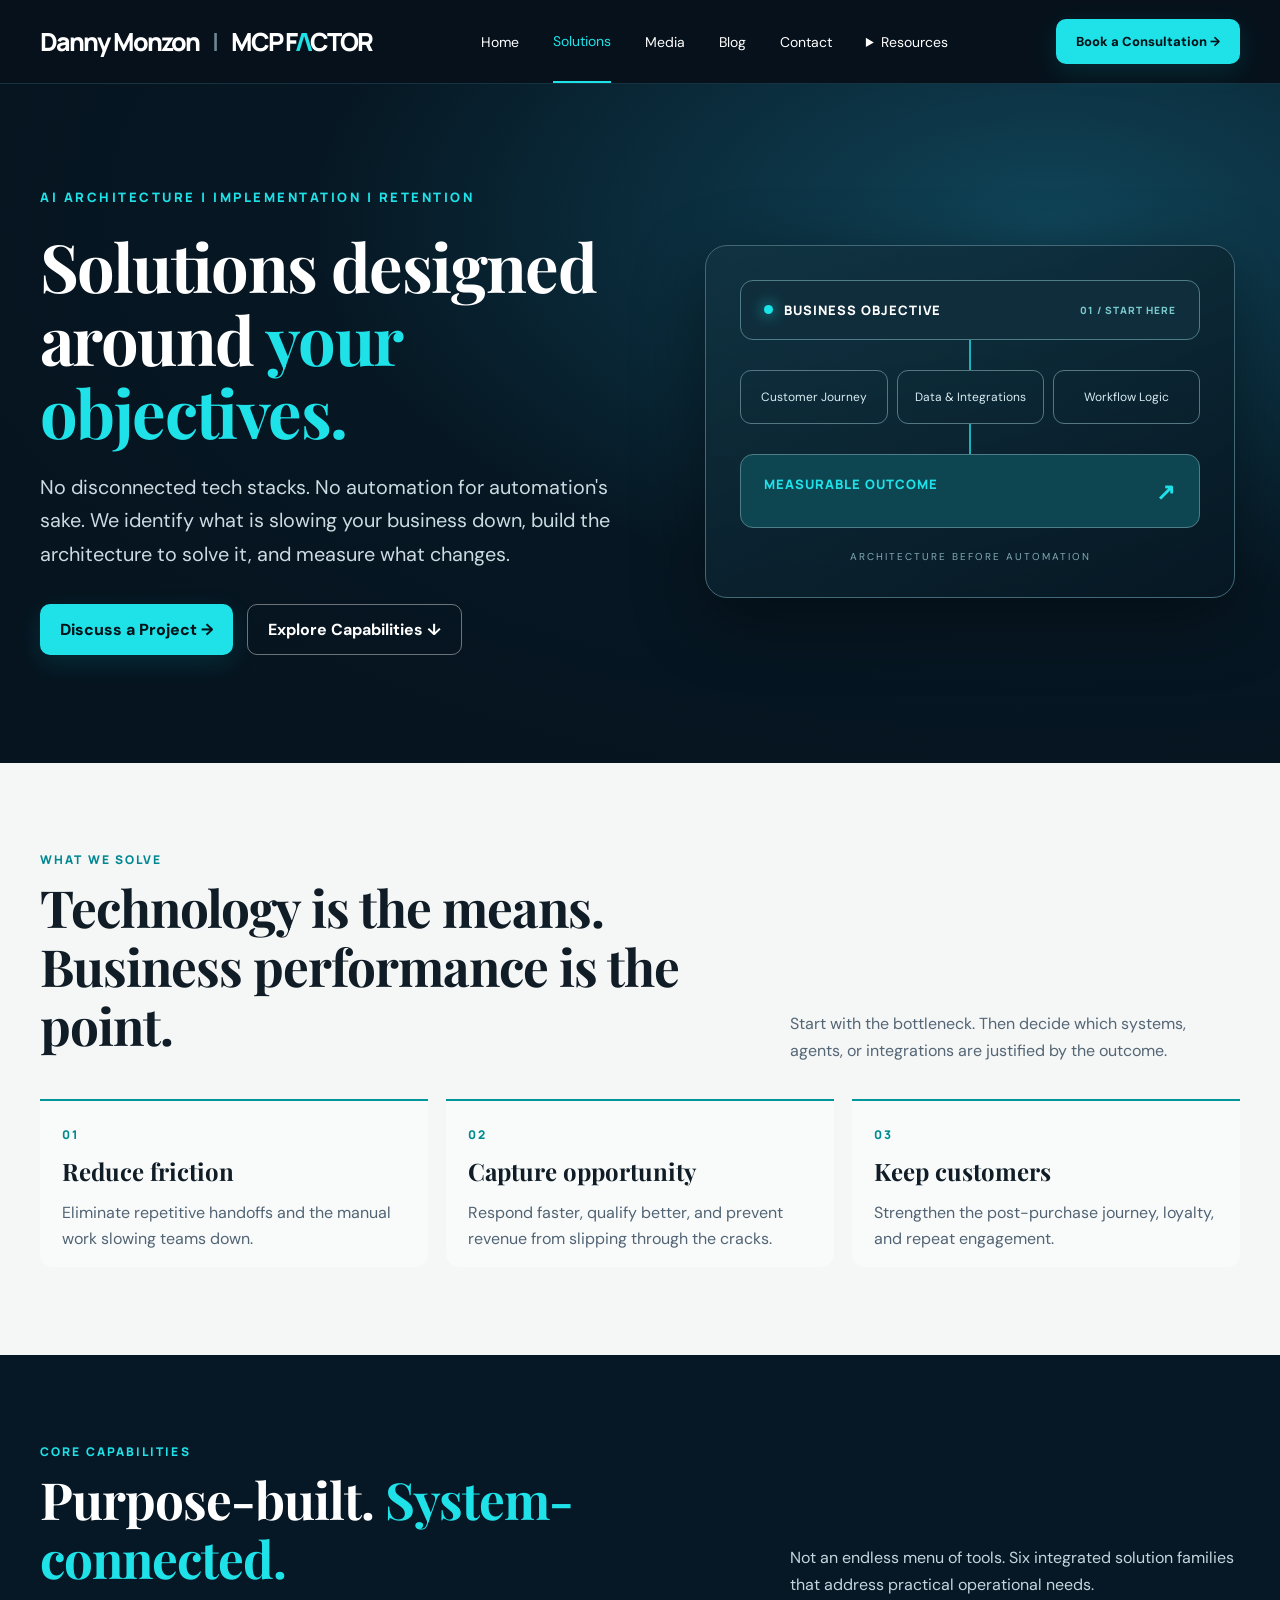
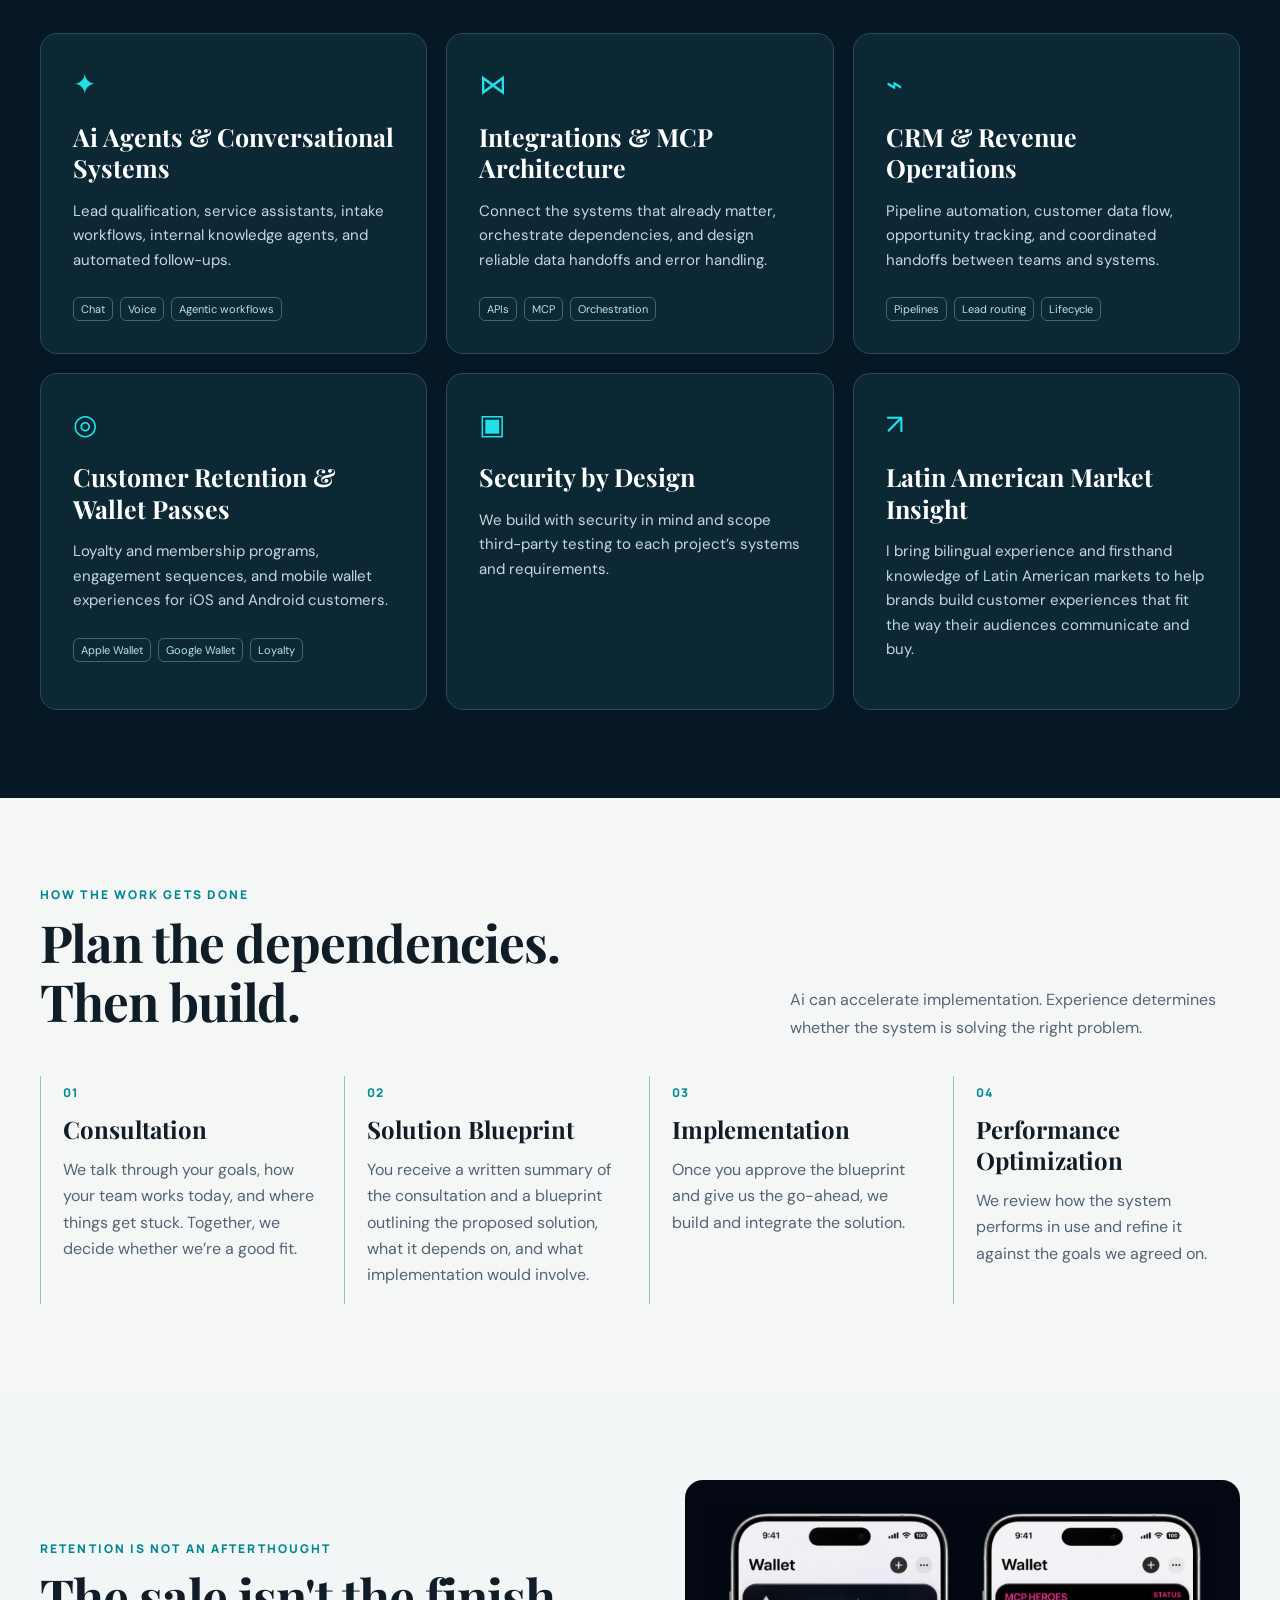
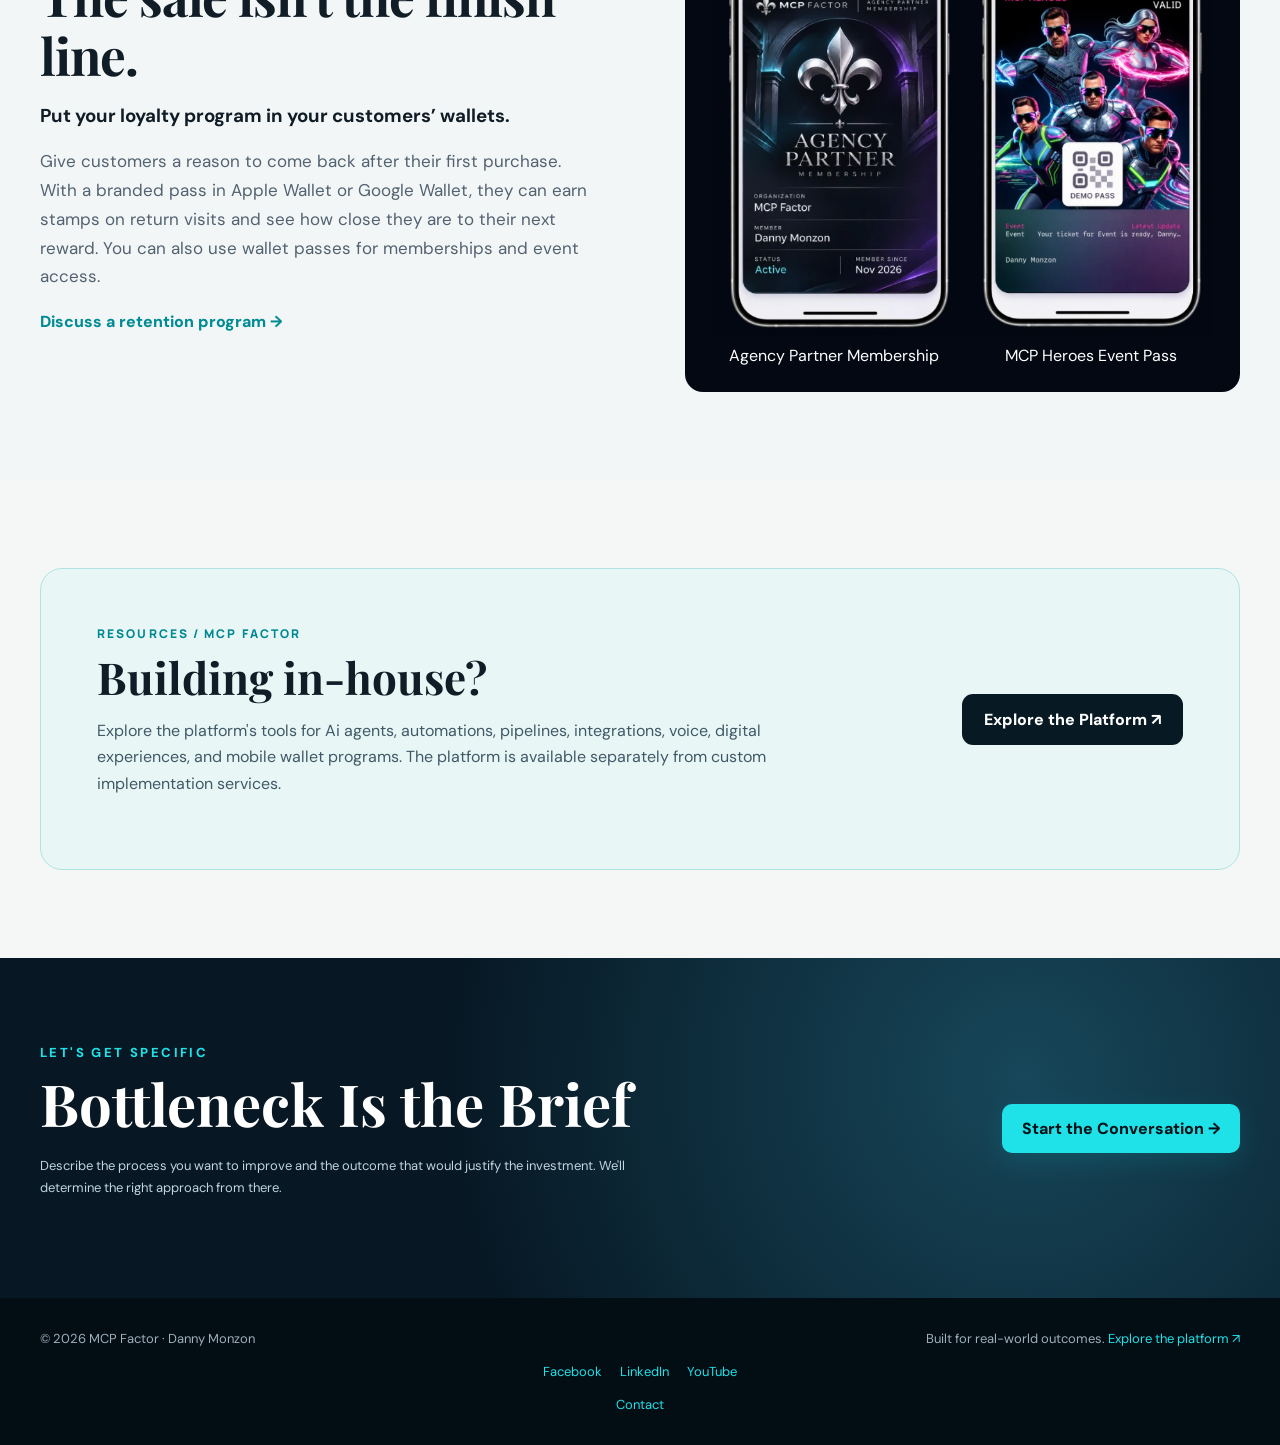
<file: solutions/index.html>
<!DOCTYPE html>
<html lang="en">
<head><meta charset="utf-8"><meta name="viewport" content="width=device-width, initial-scale=1">
<title>Custom Ai Solutions &amp; Automation Architecture | Danny Monzon | MCP Factor</title>
<meta name="description" content="Custom Ai agent design, automation systems, CRM integration, retention programs, and MCP architecture built for business objectives.">
<meta property="og:type" content="website">
<meta property="og:title" content="Custom Ai Solutions &amp; Automation Architecture">
<meta property="og:description" content="Custom Ai agent design, automation systems, CRM integration, retention programs, and MCP architecture built for business objectives.">
<meta name="theme-color" content="#06141f"><link rel="canonical" href="https://mcpfactor.com/solutions/">
<link rel="stylesheet" href="../shared/tokens.css"><link rel="stylesheet" href="../shared/site.css">
<link rel="stylesheet" href="../shared/home.css"><link rel="stylesheet" href="../shared/inner.css">
<link rel="stylesheet" href="../shared/navigation.css"></head><body>
<a class="skip-link" href="#main">Skip to content</a>
<header class="nav"><div class="container nav-inner"><a class="brand" href="../" aria-label="Danny Monzon and MCP Factor home">Danny Monzon <span class="sep">|</span> MCP F<span>Λ</span>CTOR</a><button class="nav-toggle" type="button" aria-controls="main-navigation" aria-expanded="false" hidden>Menu</button><nav id="main-navigation" class="nav-links" aria-label="Main navigation"><a href="../">Home</a><a href="../solutions/" aria-current="page">Solutions</a><a href="../media/">Media</a><a href="../blog/">Blog</a><a href="../contact/">Contact</a><details class="resources-menu">
<summary>Resources</summary>
<div class="resources-links"><a href="https://app.mcpfactor.com/" target="_blank" rel="noopener noreferrer">MCP Factor ↗</a></div>
</details></nav><a class="cta" href="https://calendly.com/dmchat" target="_blank" rel="noopener noreferrer">Book a Consultation →</a></div></header>
<main id="main">
<section class="inner-hero"><div class="container inner-hero-grid">
<div><p class="inner-kicker">AI Architecture | Implementation | Retention</p>
<h1>Solutions designed around <em>your objectives.</em></h1>
<p class="inner-lead">No disconnected tech stacks. No automation for automation's sake. We identify what is slowing your business down, build the architecture to solve it, and measure what changes.</p>
<div class="inner-actions"><a class="cta" href="../contact/">Discuss a Project →</a><a class="inner-outline" href="#capabilities">Explore Capabilities ↓</a></div></div>
<div class="inner-hero-art" aria-label="Ai business architecture visualization"><div class="arch-top"><span class="arch-pulse"></span> BUSINESS OBJECTIVE <small>01 / START HERE</small></div>
<div class="arch-spine"></div>
<div class="arch-nodes"><div>Customer Journey</div><div>Data & Integrations</div><div>Workflow Logic</div></div>
<div class="arch-spine"></div><div class="arch-outcome">MEASURABLE OUTCOME <b>↗</b></div><div class="art-label">ARCHITECTURE BEFORE AUTOMATION</div></div>
</div></section>
<section class="inner-section"><div class="container"><div class="inner-header"><div><div class="home-eyebrow">What we solve</div><h2>Technology is the means.<br>Business performance is the point.</h2></div><p>Start with the bottleneck. Then decide which systems, agents, or integrations are justified by the outcome.</p></div>
<div class="metric-grid">
<div class="metric-item"><span>01</span><h3>Reduce friction</h3><p>Eliminate repetitive handoffs and the manual work slowing teams down.</p></div>
<div class="metric-item"><span>02</span><h3>Capture opportunity</h3><p>Respond faster, qualify better, and prevent revenue from slipping through the cracks.</p></div>
<div class="metric-item"><span>03</span><h3>Keep customers</h3><p>Strengthen the post-purchase journey, loyalty, and repeat engagement.</p></div>
</div></div></section>
<section class="inner-section inner-dark" id="capabilities"><div class="container">
<div class="home-eyebrow">Core Capabilities</div><div class="inner-header"><h2>Purpose-built. <em>System-connected.</em></h2><p>Not an endless menu of tools. Six integrated solution families that address practical operational needs.</p></div>
<div class="capability-grid">
<article class="capability-card"><span class="cap-icon">✦</span><h3>Ai Agents & Conversational Systems</h3><p>Lead qualification, service assistants, intake workflows, internal knowledge agents, and automated follow-ups.</p><div class="cap-tags"><span>Chat</span><span>Voice</span><span>Agentic workflows</span></div></article>
<article class="capability-card"><span class="cap-icon">⋈</span><h3>Integrations & MCP Architecture</h3><p>Connect the systems that already matter, orchestrate dependencies, and design reliable data handoffs and error handling.</p><div class="cap-tags"><span>APIs</span><span>MCP</span><span>Orchestration</span></div></article>
<article class="capability-card"><span class="cap-icon">⌁</span><h3>CRM & Revenue Operations</h3><p>Pipeline automation, customer data flow, opportunity tracking, and coordinated handoffs between teams and systems.</p><div class="cap-tags"><span>Pipelines</span><span>Lead routing</span><span>Lifecycle</span></div></article>
<article class="capability-card"><span class="cap-icon">◎</span><h3>Customer Retention & Wallet Passes</h3><p>Loyalty and membership programs, engagement sequences, and mobile wallet experiences for iOS and Android customers.</p><div class="cap-tags"><span>Apple Wallet</span><span>Google Wallet</span><span>Loyalty</span></div></article>
<article class="capability-card"><span class="cap-icon" aria-hidden="true">▣</span><h3>Security by Design</h3><p>We build with security in mind and scope third-party testing to each project’s systems and requirements.</p></article>
<article class="capability-card"><span class="cap-icon" aria-hidden="true">↗</span><h3>Latin American Market Insight</h3><p>I bring bilingual experience and firsthand knowledge of Latin American markets to help brands build customer experiences that fit the way their audiences communicate and buy.</p></article>
</div></div></section>
<section class="inner-section"><div class="container"><div class="inner-header"><div><div class="home-eyebrow">How the work gets done</div><h2>Plan the dependencies.<br>Then build.</h2></div><p>Ai can accelerate implementation. Experience determines whether the system is solving the right problem.</p></div>
<div class="process-grid">
<div><span>01</span><h3>Consultation</h3><p>We talk through your goals, how your team works today, and where things get stuck. Together, we decide whether we’re a good fit.</p></div>
<div><span>02</span><h3>Solution Blueprint</h3><p>You receive a written summary of the consultation and a blueprint outlining the proposed solution, what it depends on, and what implementation would involve.</p></div>
<div><span>03</span><h3>Implementation</h3><p>Once you approve the blueprint and give us the go-ahead, we build and integrate the solution.</p></div>
<div><span>04</span><h3>Performance Optimization</h3><p>We review how the system performs in use and refine it against the goals we agreed on.</p></div>
</div>
</div></section>
<section class="inner-section inner-mist"><div class="container home-split"><div><div class="home-eyebrow">Retention is not an afterthought</div><h2 class="inner-display">The sale isn't the finish line.</h2><h3>Put your loyalty program in your customers’ wallets.</h3><p class="home-lead">Give customers a reason to come back after their first purchase. With a branded pass in Apple Wallet or Google Wallet, they can earn stamps on return visits and see how close they are to their next reward. You can also use wallet passes for memberships and event access.</p>
<a class="home-link" href="../contact/">Discuss a retention program →</a></div>
<figure class="wallet-example"><img src="../assets/mcp-factor-wallet-pass-examples.webp" width="785" height="673" loading="lazy" alt="Agency Partner Membership and MCP Heroes Event Pass displayed on two phones"><figcaption><span>Agency Partner Membership</span><span>MCP Heroes Event Pass</span></figcaption></figure></div></section>
<section class="inner-section"><div class="container"><div class="home-platform"><div><div class="home-eyebrow">Resources / MCP Factor</div><h2>Building in-house?</h2><p>Explore the platform's tools for Ai agents, automations, pipelines, integrations, voice, digital experiences, and mobile wallet programs. The platform is available separately from custom implementation services.</p></div><a href="https://app.mcpfactor.com/" target="_blank" rel="noopener noreferrer">Explore the Platform ↗</a></div></div></section>
</main>
<footer class="foot solutions-footer"><div class="home-cta"><div class="container home-cta-inner"><div><div class="home-kicker">Let's get specific</div><h2>Bottleneck Is the Brief</h2><p>Describe the process you want to improve and the outcome that would justify the investment. We'll determine the right approach from there.</p></div><a class="cta" href="../contact/">Start the Conversation →</a></div></div><div class="container foot-inner"><span>© 2026 MCP Factor · Danny Monzon</span><span>Built for real-world outcomes. <a href="https://app.mcpfactor.com/">Explore the platform ↗</a></span></div><ul class="social-links" aria-label="Danny Monzon on social media">
<li><a href="https://www.facebook.com/dannymvp/">Facebook</a></li>
<li><a href="https://www.linkedin.com/in/dannymonzon/">LinkedIn</a></li>
<li><a href="https://www.youtube.com/@dm.digital">YouTube</a></li>
</ul><span class="footer-contact"><a href="../contact/">Contact</a></span></footer>
<script src="../shared/site.js" defer></script></body></html>
</file>
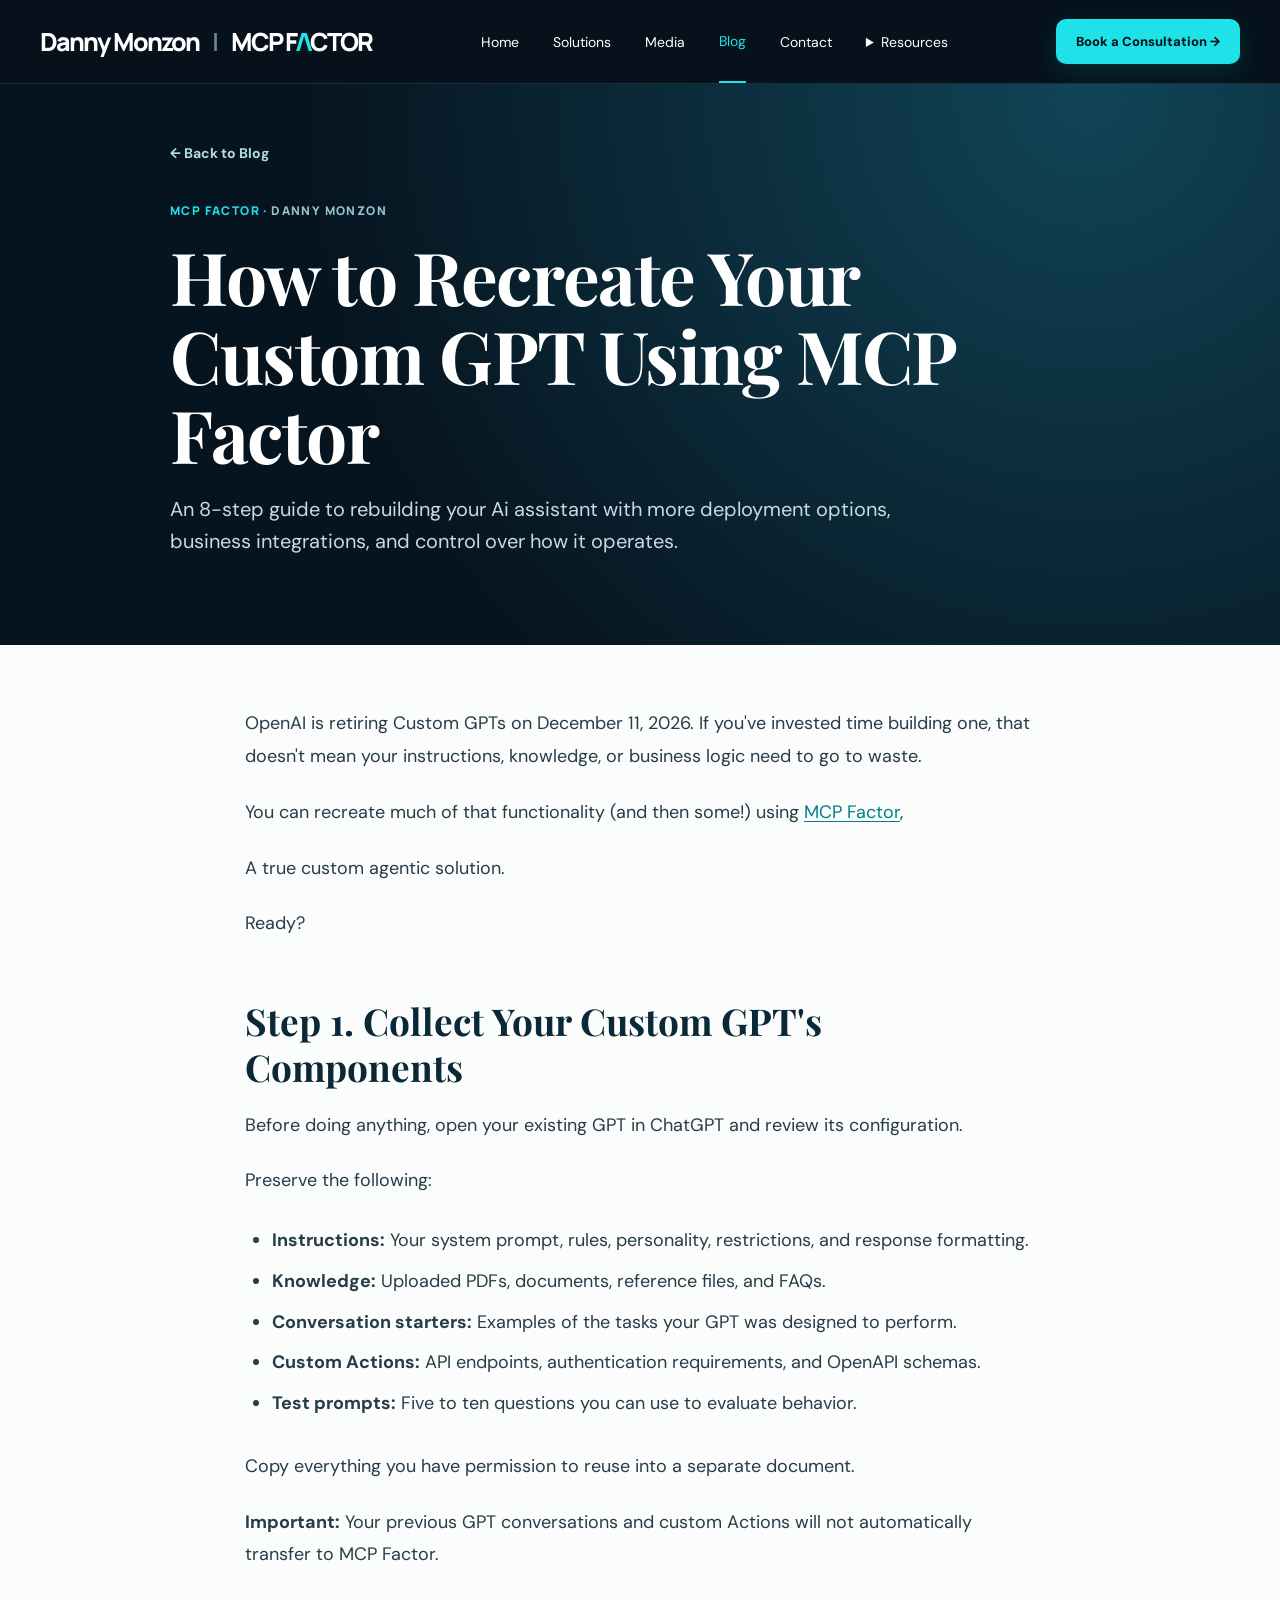
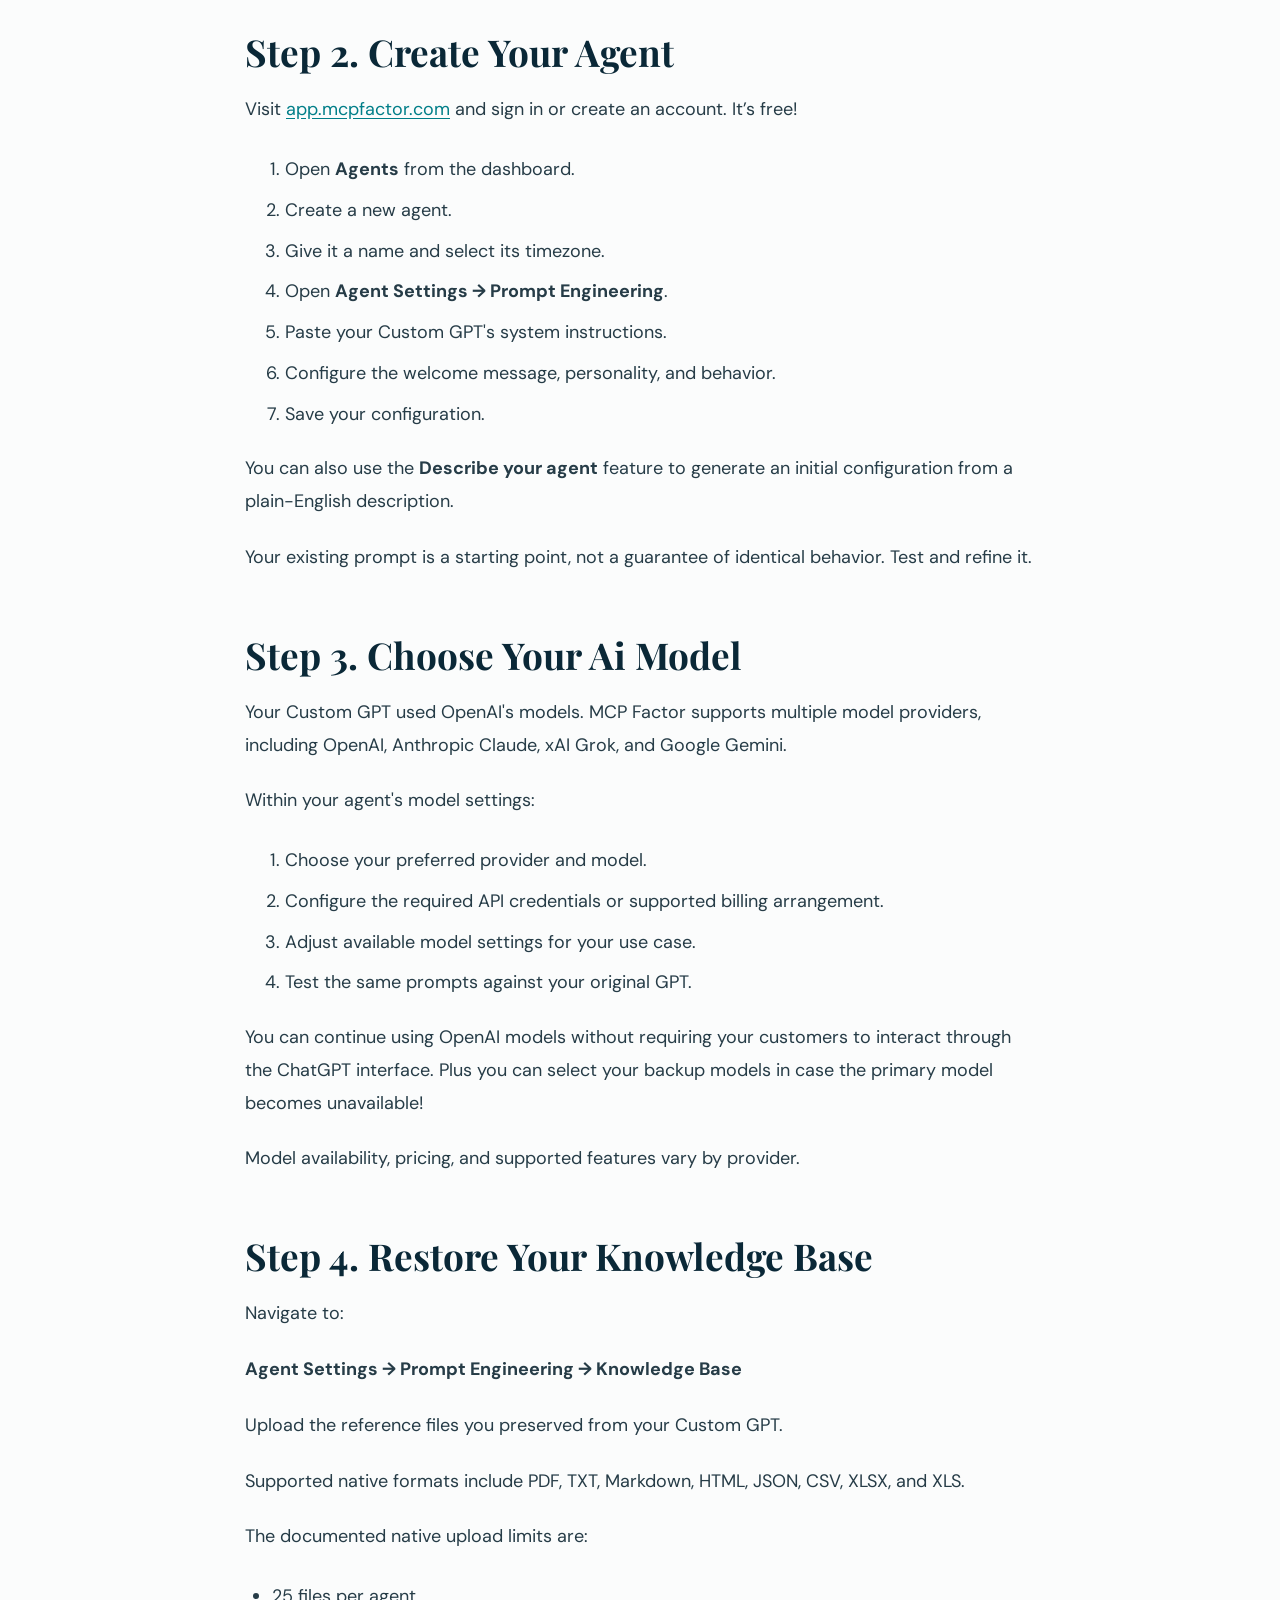
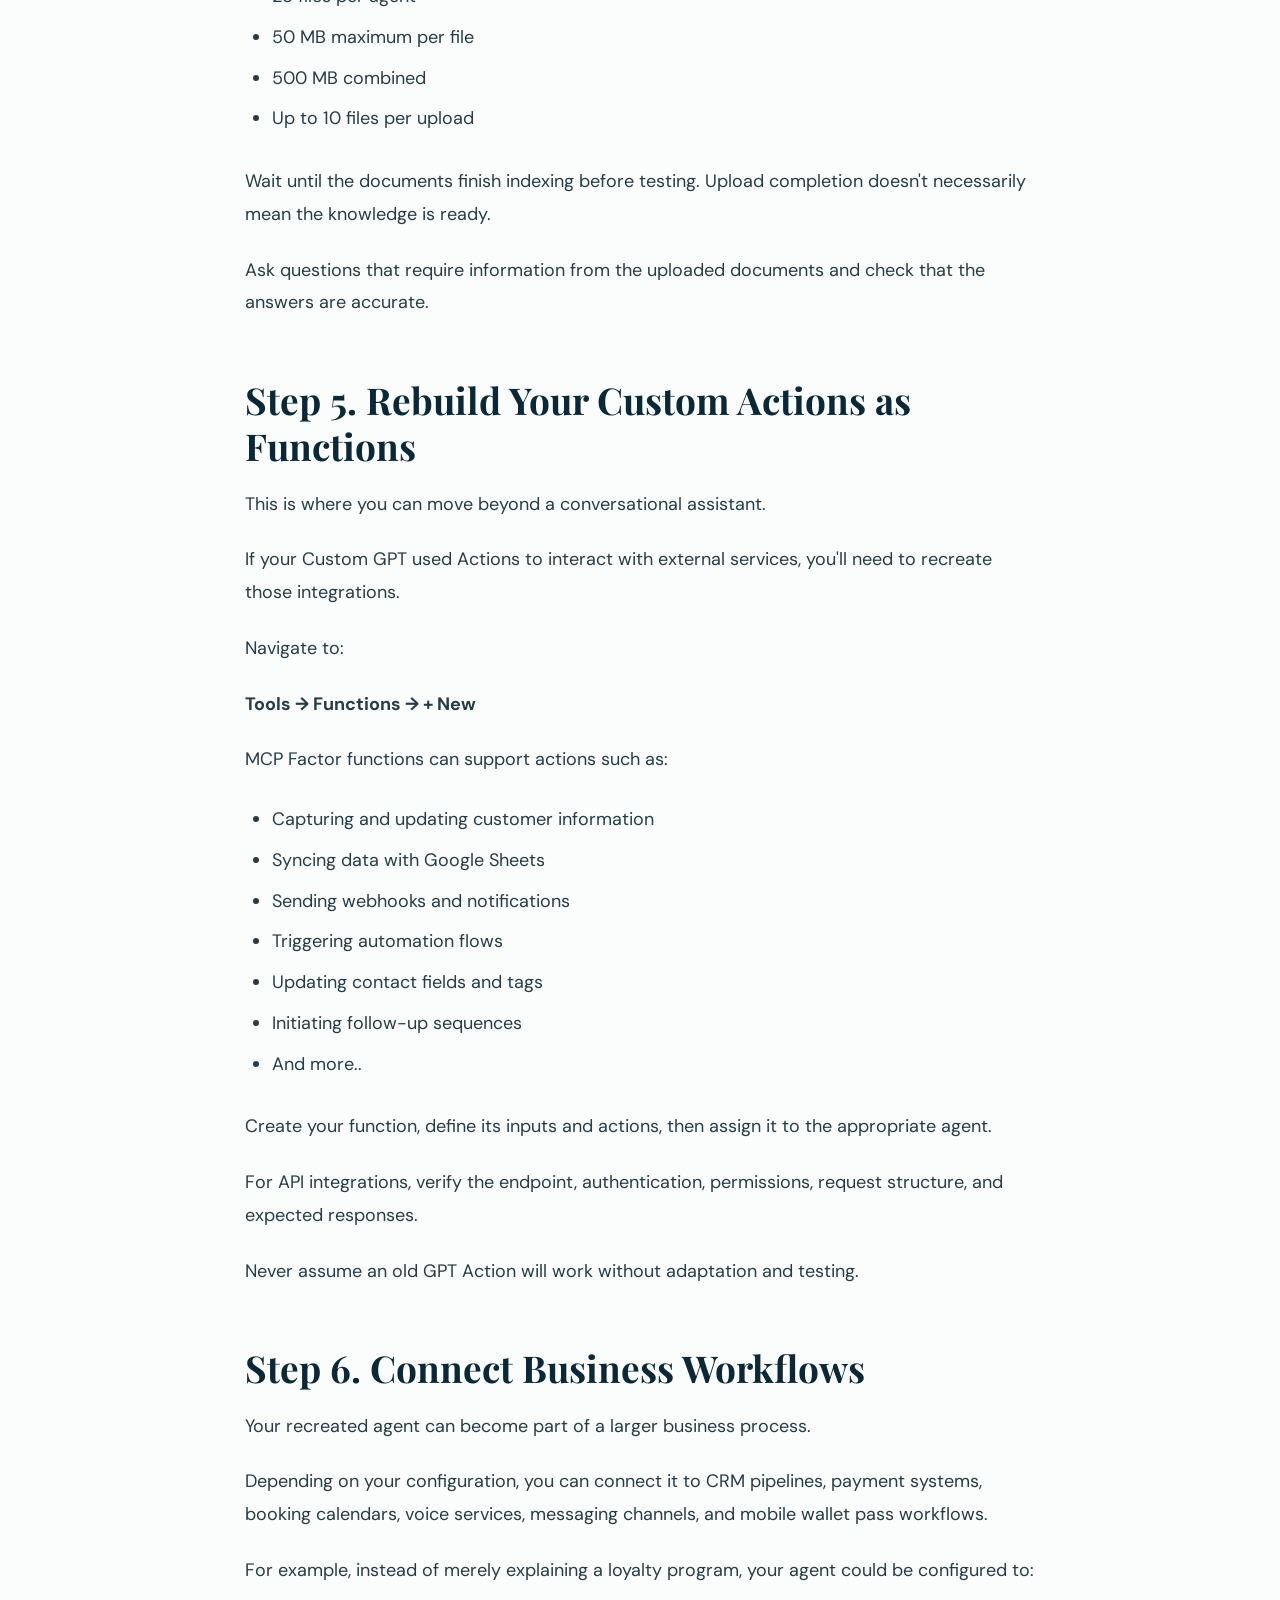
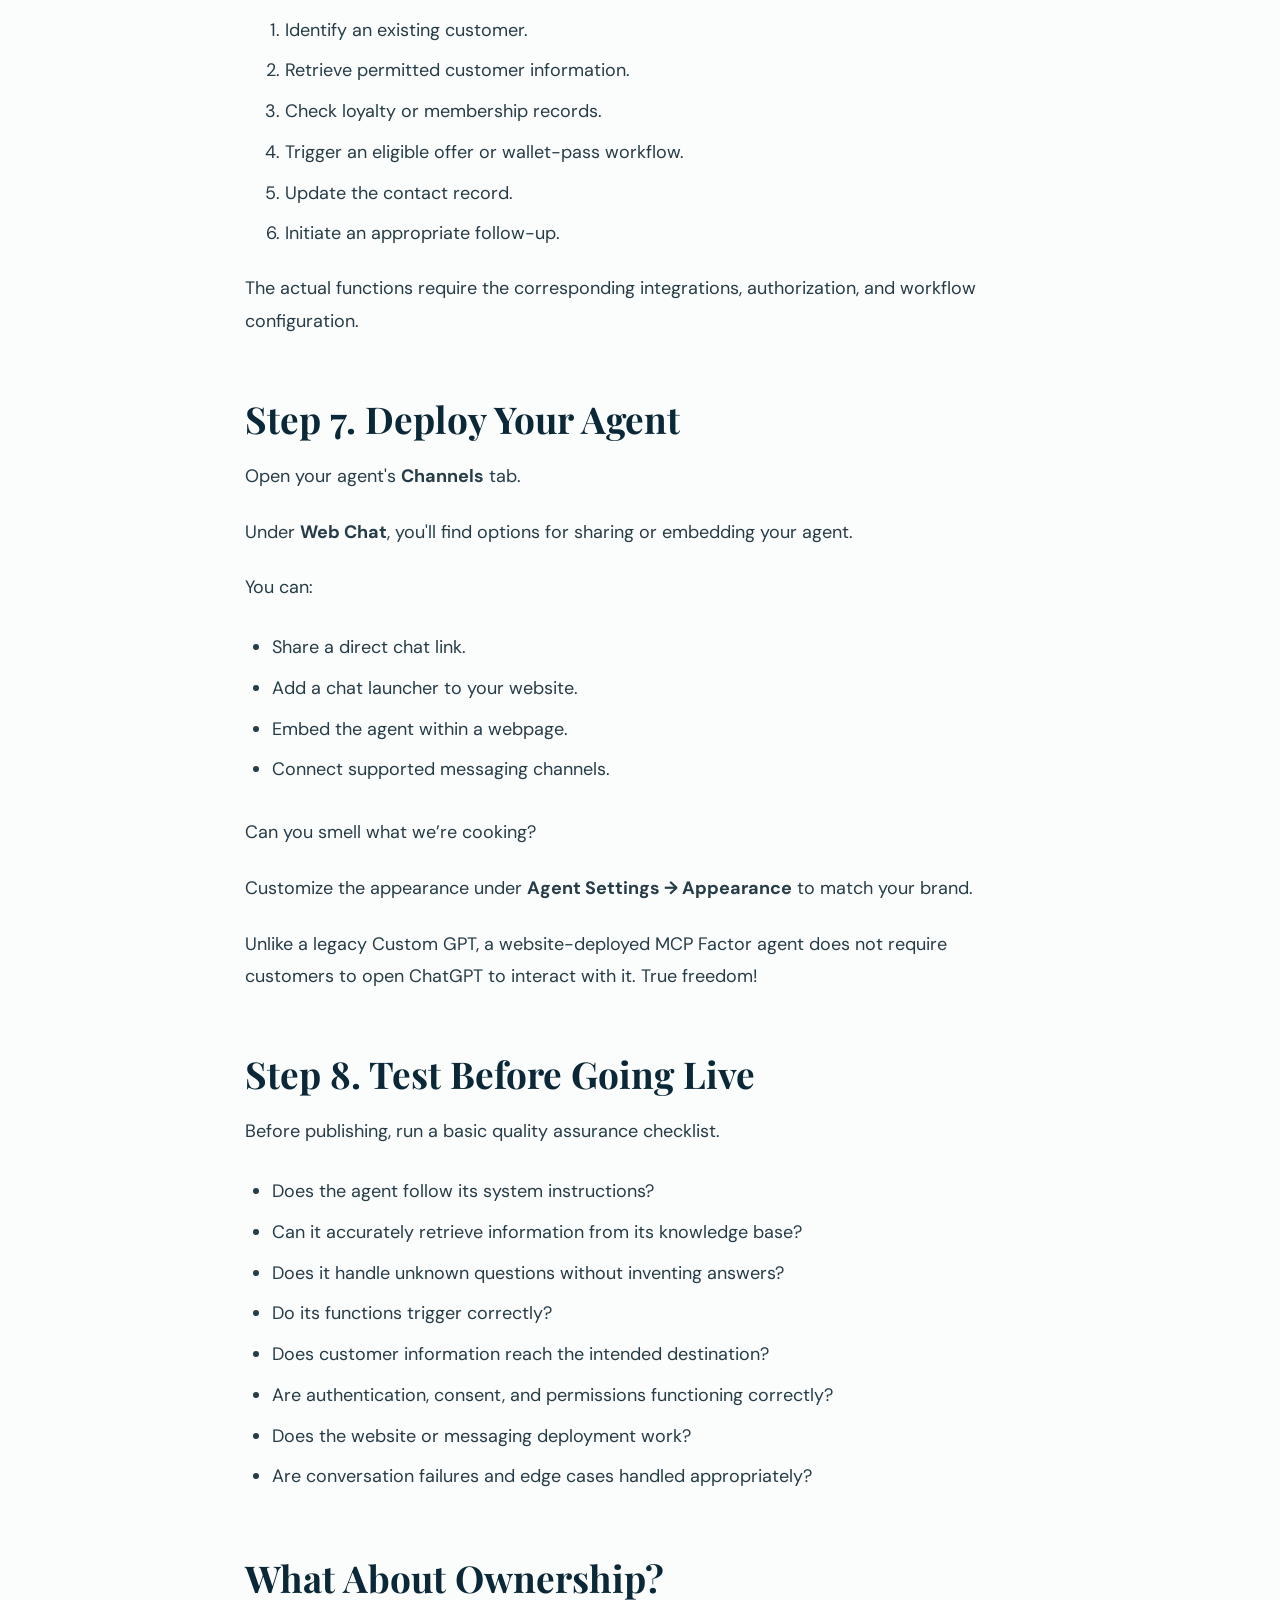
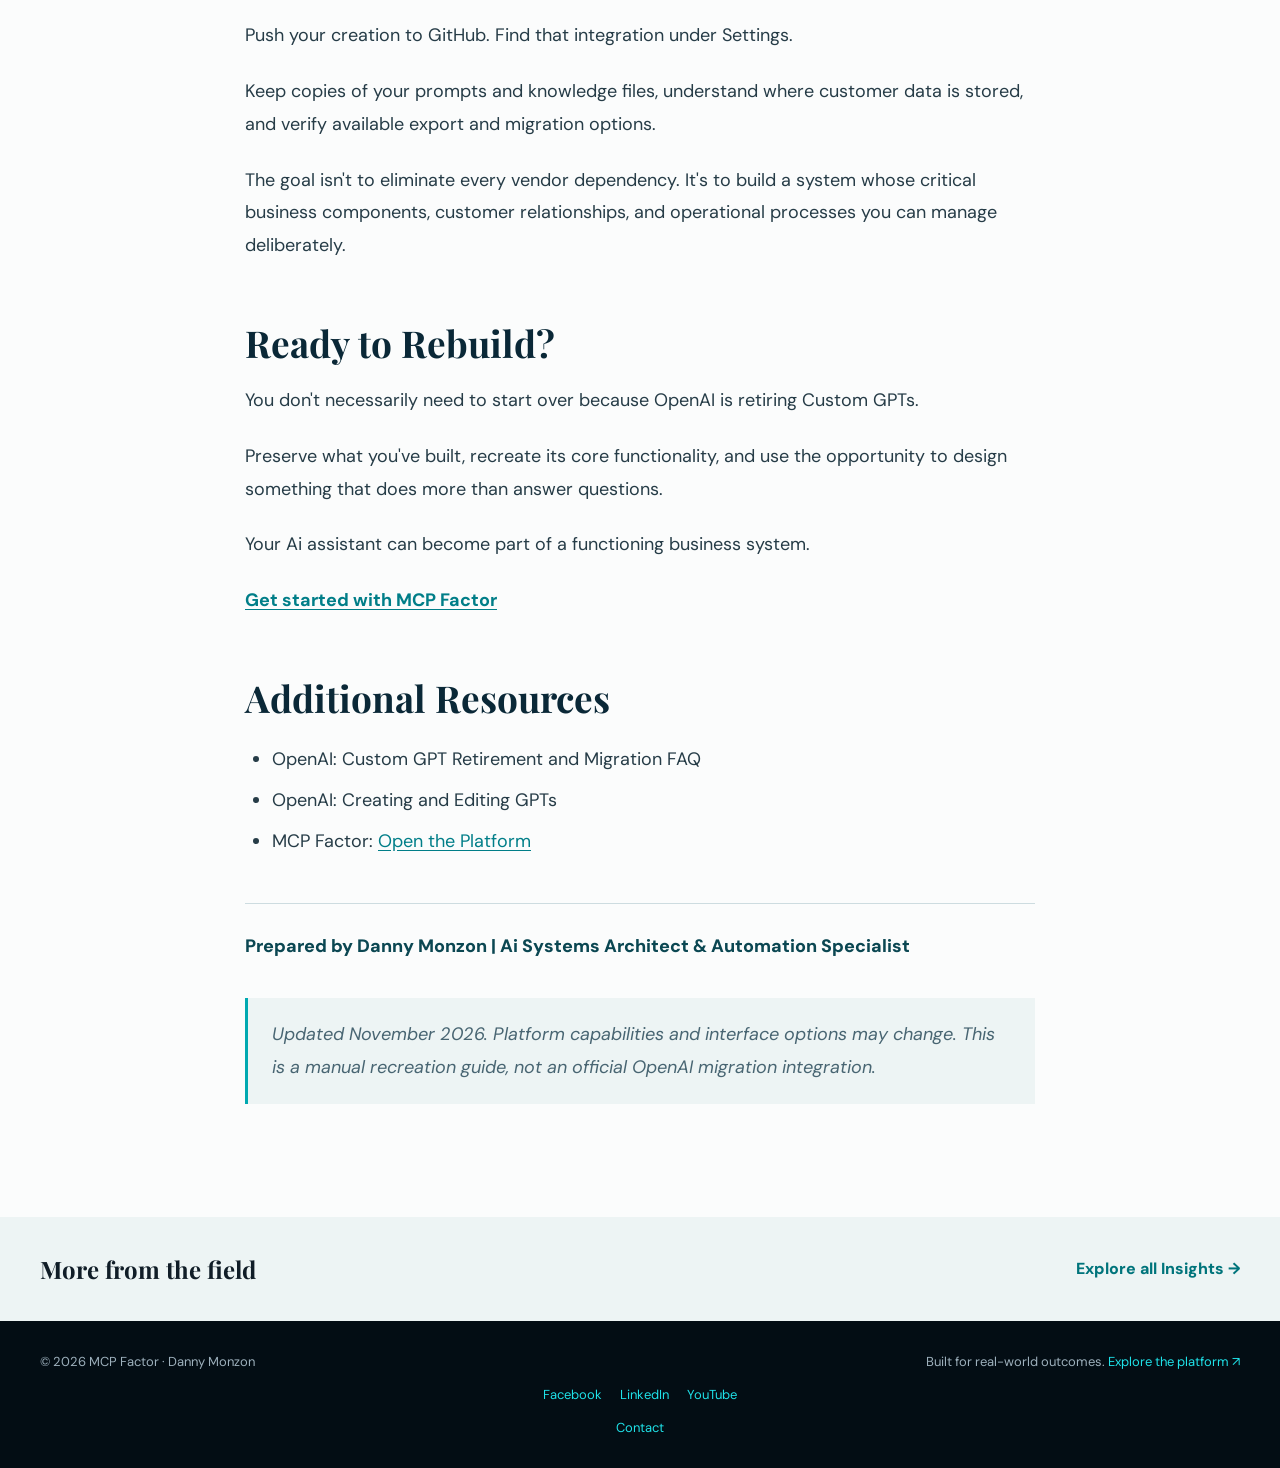
<file: blog/recreate-custom-gpt-mcp-factor/index.html>
<!DOCTYPE html>
<html lang="en">
<head>
<meta charset="utf-8"><meta name="viewport" content="width=device-width,initial-scale=1">
<title>How to Recreate Your Custom GPT Using MCP Factor | Danny Monzon</title>
<meta name="description" content="An eight-step guide to rebuilding your Ai assistant with more deployment options, business integrations, and control over how it operates.">
<link rel="canonical" href="https://mcpfactor.com/blog/recreate-custom-gpt-mcp-factor/">
<meta property="og:type" content="article">
<meta property="og:title" content="How to Recreate Your Custom GPT Using MCP Factor">
<meta property="og:description" content="An eight-step guide to rebuilding your Ai assistant with more deployment options, business integrations, and control over how it operates.">
<meta name="theme-color" content="#06141f">
<link rel="stylesheet" href="../../shared/tokens.css"><link rel="stylesheet" href="../../shared/site.css"><link rel="stylesheet" href="../../shared/home.css"><link rel="stylesheet" href="../../shared/inner.css"><link rel="stylesheet" href="../../shared/articles.css"><link rel="stylesheet" href="../../shared/navigation.css">
</head>
<body>
<a class="skip-link" href="#main">Skip to content</a>
<header class="nav"><div class="container nav-inner"><a class="brand" href="../../" aria-label="Danny Monzon and MCP Factor home">Danny Monzon <span class="sep">|</span> MCP F<span>Λ</span>CTOR</a><button class="nav-toggle" type="button" aria-controls="main-navigation" aria-expanded="false" hidden>Menu</button><nav id="main-navigation" class="nav-links" aria-label="Main navigation"><a href="../../">Home</a><a href="../../solutions/">Solutions</a><a href="../../media/">Media</a><a href="../../blog/" aria-current="page">Blog</a><a href="../../contact/">Contact</a><details class="resources-menu"><summary>Resources</summary><div class="resources-links"><a href="https://app.mcpfactor.com/" target="_blank" rel="noopener noreferrer">MCP Factor ↗</a></div></details></nav><a class="cta" href="https://calendly.com/dmchat" target="_blank" rel="noopener noreferrer">Book a Consultation →</a></div></header>
<main id="main">
<div class="article-top"><div class="container article-top-wrap"><a class="backlink" href="../../blog/">← Back to Blog</a><div class="article-byline"><a href="https://app.mcpfactor.com/">MCP Factor</a> · Danny Monzon</div><h1>How to Recreate Your Custom GPT Using MCP Factor</h1><p>An 8-step guide to rebuilding your Ai assistant with more deployment options, business integrations, and control over how it operates.</p></div></div>
<article class="article-content"><div class="article-main">
<p>OpenAI is retiring Custom GPTs on December 11, 2026. If you've invested time building one, that doesn't mean your instructions, knowledge, or business logic need to go to waste.</p>
<p>You can recreate much of that functionality (and then some!) using <a href="https://app.mcpfactor.com/" target="_blank" rel="noopener noreferrer">MCP Factor</a>,</p>
<p>A true custom agentic solution.</p>
<p>Ready?</p>

<h2>Step 1. Collect Your Custom GPT's Components</h2>
<p>Before doing anything, open your existing GPT in ChatGPT and review its configuration.</p>
<p>Preserve the following:</p>
<ul>
<li><strong>Instructions:</strong> Your system prompt, rules, personality, restrictions, and response formatting.</li>
<li><strong>Knowledge:</strong> Uploaded PDFs, documents, reference files, and FAQs.</li>
<li><strong>Conversation starters:</strong> Examples of the tasks your GPT was designed to perform.</li>
<li><strong>Custom Actions:</strong> API endpoints, authentication requirements, and OpenAPI schemas.</li>
<li><strong>Test prompts:</strong> Five to ten questions you can use to evaluate behavior.</li>
</ul>
<p>Copy everything you have permission to reuse into a separate document.</p>
<p><strong>Important:</strong> Your previous GPT conversations and custom Actions will not automatically transfer to MCP Factor.</p>

<h2>Step 2. Create Your Agent</h2>
<p>Visit <a href="https://app.mcpfactor.com/" target="_blank" rel="noopener noreferrer">app.mcpfactor.com</a> and sign in or create an account. It’s free!</p>
<ol>
<li>Open <strong>Agents</strong> from the dashboard.</li>
<li>Create a new agent.</li>
<li>Give it a name and select its timezone.</li>
<li>Open <strong>Agent Settings → Prompt Engineering</strong>.</li>
<li>Paste your Custom GPT's system instructions.</li>
<li>Configure the welcome message, personality, and behavior.</li>
<li>Save your configuration.</li>
</ol>
<p>You can also use the <strong>Describe your agent</strong> feature to generate an initial configuration from a plain-English description.</p>
<p>Your existing prompt is a starting point, not a guarantee of identical behavior. Test and refine it.</p>

<h2>Step 3. Choose Your Ai Model</h2>
<p>Your Custom GPT used OpenAI's models. MCP Factor supports multiple model providers, including OpenAI, Anthropic Claude, xAI Grok, and Google Gemini.</p>
<p>Within your agent's model settings:</p>
<ol>
<li>Choose your preferred provider and model.</li>
<li>Configure the required API credentials or supported billing arrangement.</li>
<li>Adjust available model settings for your use case.</li>
<li>Test the same prompts against your original GPT.</li>
</ol>
<p>You can continue using OpenAI models without requiring your customers to interact through the ChatGPT interface. Plus you can select your backup models in case the primary model becomes unavailable!</p>
<p>Model availability, pricing, and supported features vary by provider.</p>

<h2>Step 4. Restore Your Knowledge Base</h2>
<p>Navigate to:</p>
<p><strong>Agent Settings → Prompt Engineering → Knowledge Base</strong></p>
<p>Upload the reference files you preserved from your Custom GPT.</p>
<p>Supported native formats include PDF, TXT, Markdown, HTML, JSON, CSV, XLSX, and XLS.</p>
<p>The documented native upload limits are:</p>
<ul>
<li>25 files per agent</li>
<li>50 MB maximum per file</li>
<li>500 MB combined</li>
<li>Up to 10 files per upload</li>
</ul>
<p>Wait until the documents finish indexing before testing. Upload completion doesn't necessarily mean the knowledge is ready.</p>
<p>Ask questions that require information from the uploaded documents and check that the answers are accurate.</p>

<h2>Step 5. Rebuild Your Custom Actions as Functions</h2>
<p>This is where you can move beyond a conversational assistant.</p>
<p>If your Custom GPT used Actions to interact with external services, you'll need to recreate those integrations.</p>
<p>Navigate to:</p>
<p><strong>Tools → Functions → + New</strong></p>
<p>MCP Factor functions can support actions such as:</p>
<ul>
<li>Capturing and updating customer information</li>
<li>Syncing data with Google Sheets</li>
<li>Sending webhooks and notifications</li>
<li>Triggering automation flows</li>
<li>Updating contact fields and tags</li>
<li>Initiating follow-up sequences</li>
<li>And more..</li>
</ul>
<p>Create your function, define its inputs and actions, then assign it to the appropriate agent.</p>
<p>For API integrations, verify the endpoint, authentication, permissions, request structure, and expected responses.</p>
<p>Never assume an old GPT Action will work without adaptation and testing.</p>

<h2>Step 6. Connect Business Workflows</h2>
<p>Your recreated agent can become part of a larger business process.</p>
<p>Depending on your configuration, you can connect it to CRM pipelines, payment systems, booking calendars, voice services, messaging channels, and mobile wallet pass workflows.</p>
<p>For example, instead of merely explaining a loyalty program, your agent could be configured to:</p>
<ol>
<li>Identify an existing customer.</li>
<li>Retrieve permitted customer information.</li>
<li>Check loyalty or membership records.</li>
<li>Trigger an eligible offer or wallet-pass workflow.</li>
<li>Update the contact record.</li>
<li>Initiate an appropriate follow-up.</li>
</ol>
<p>The actual functions require the corresponding integrations, authorization, and workflow configuration.</p>

<h2>Step 7. Deploy Your Agent</h2>
<p>Open your agent's <strong>Channels</strong> tab.</p>
<p>Under <strong>Web Chat</strong>, you'll find options for sharing or embedding your agent.</p>
<p>You can:</p>
<ul>
<li>Share a direct chat link.</li>
<li>Add a chat launcher to your website.</li>
<li>Embed the agent within a webpage.</li>
<li>Connect supported messaging channels.</li>
</ul>
<p>Can you smell what we’re cooking?</p>
<p>Customize the appearance under <strong>Agent Settings → Appearance</strong> to match your brand.</p>
<p>Unlike a legacy Custom GPT, a website-deployed MCP Factor agent does not require customers to open ChatGPT to interact with it. True freedom!</p>

<h2>Step 8. Test Before Going Live</h2>
<p>Before publishing, run a basic quality assurance checklist.</p>
<ul>
<li>Does the agent follow its system instructions?</li>
<li>Can it accurately retrieve information from its knowledge base?</li>
<li>Does it handle unknown questions without inventing answers?</li>
<li>Do its functions trigger correctly?</li>
<li>Does customer information reach the intended destination?</li>
<li>Are authentication, consent, and permissions functioning correctly?</li>
<li>Does the website or messaging deployment work?</li>
<li>Are conversation failures and edge cases handled appropriately?</li>
</ul>

<h2>What About Ownership?</h2>
<p>Push your creation to GitHub. Find that integration under Settings.</p>
<p>Keep copies of your prompts and knowledge files, understand where customer data is stored, and verify available export and migration options.</p>
<p>The goal isn't to eliminate every vendor dependency. It's to build a system whose critical business components, customer relationships, and operational processes you can manage deliberately.</p>

<h2>Ready to Rebuild?</h2>
<p>You don't necessarily need to start over because OpenAI is retiring Custom GPTs.</p>
<p>Preserve what you've built, recreate its core functionality, and use the opportunity to design something that does more than answer questions.</p>
<p>Your Ai assistant can become part of a functioning business system.</p>
<p><a href="https://app.mcpfactor.com/" target="_blank" rel="noopener noreferrer"><strong>Get started with MCP Factor</strong></a></p>

<h2>Additional Resources</h2>
<ul>
<li>OpenAI: Custom GPT Retirement and Migration FAQ</li>
<li>OpenAI: Creating and Editing GPTs</li>
<li>MCP Factor: <a href="https://app.mcpfactor.com/" target="_blank" rel="noopener noreferrer">Open the Platform</a></li>
</ul>
<p class="article-signoff">Prepared by Danny Monzon | Ai Systems Architect &amp; Automation Specialist</p>
<p class="article-note">Updated November 2026. Platform capabilities and interface options may change. This is a manual recreation guide, not an official OpenAI migration integration.</p>
</div></article>
<section class="article-next"><div class="container"><p>More from the field</p><a href="../../blog/">Explore all Insights →</a></div></section>
</main>
<footer class="foot"><div class="container foot-inner"><span>© 2026 MCP Factor · Danny Monzon</span><span>Built for real-world outcomes. <a href="https://app.mcpfactor.com/">Explore the platform ↗</a></span></div><ul class="social-links" aria-label="Danny Monzon on social media"><li><a href="https://www.facebook.com/dannymvp/">Facebook</a></li><li><a href="https://www.linkedin.com/in/dannymonzon/">LinkedIn</a></li><li><a href="https://www.youtube.com/@dm.digital">YouTube</a></li></ul><span class="footer-contact"><a href="../../contact/">Contact</a></span></footer>
<script src="../../shared/site.js" defer></script>
</body></html>
</file>
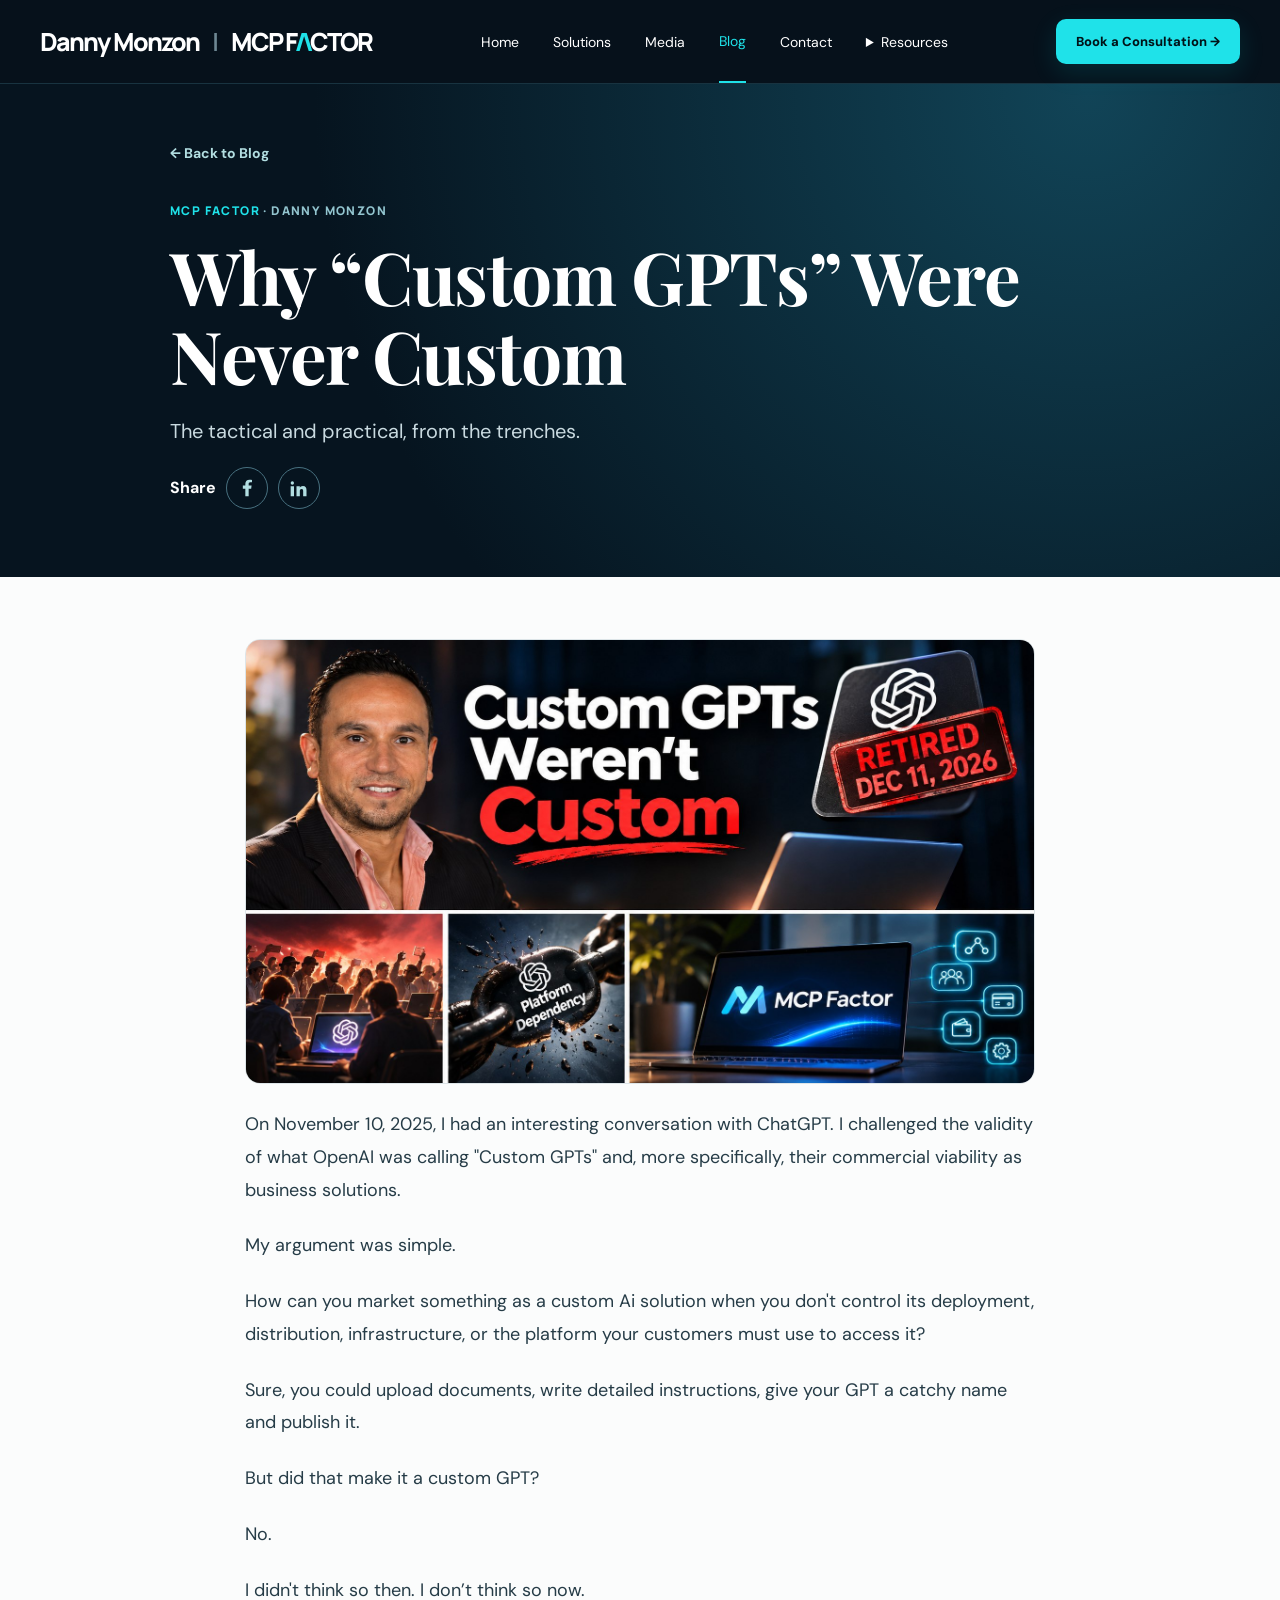
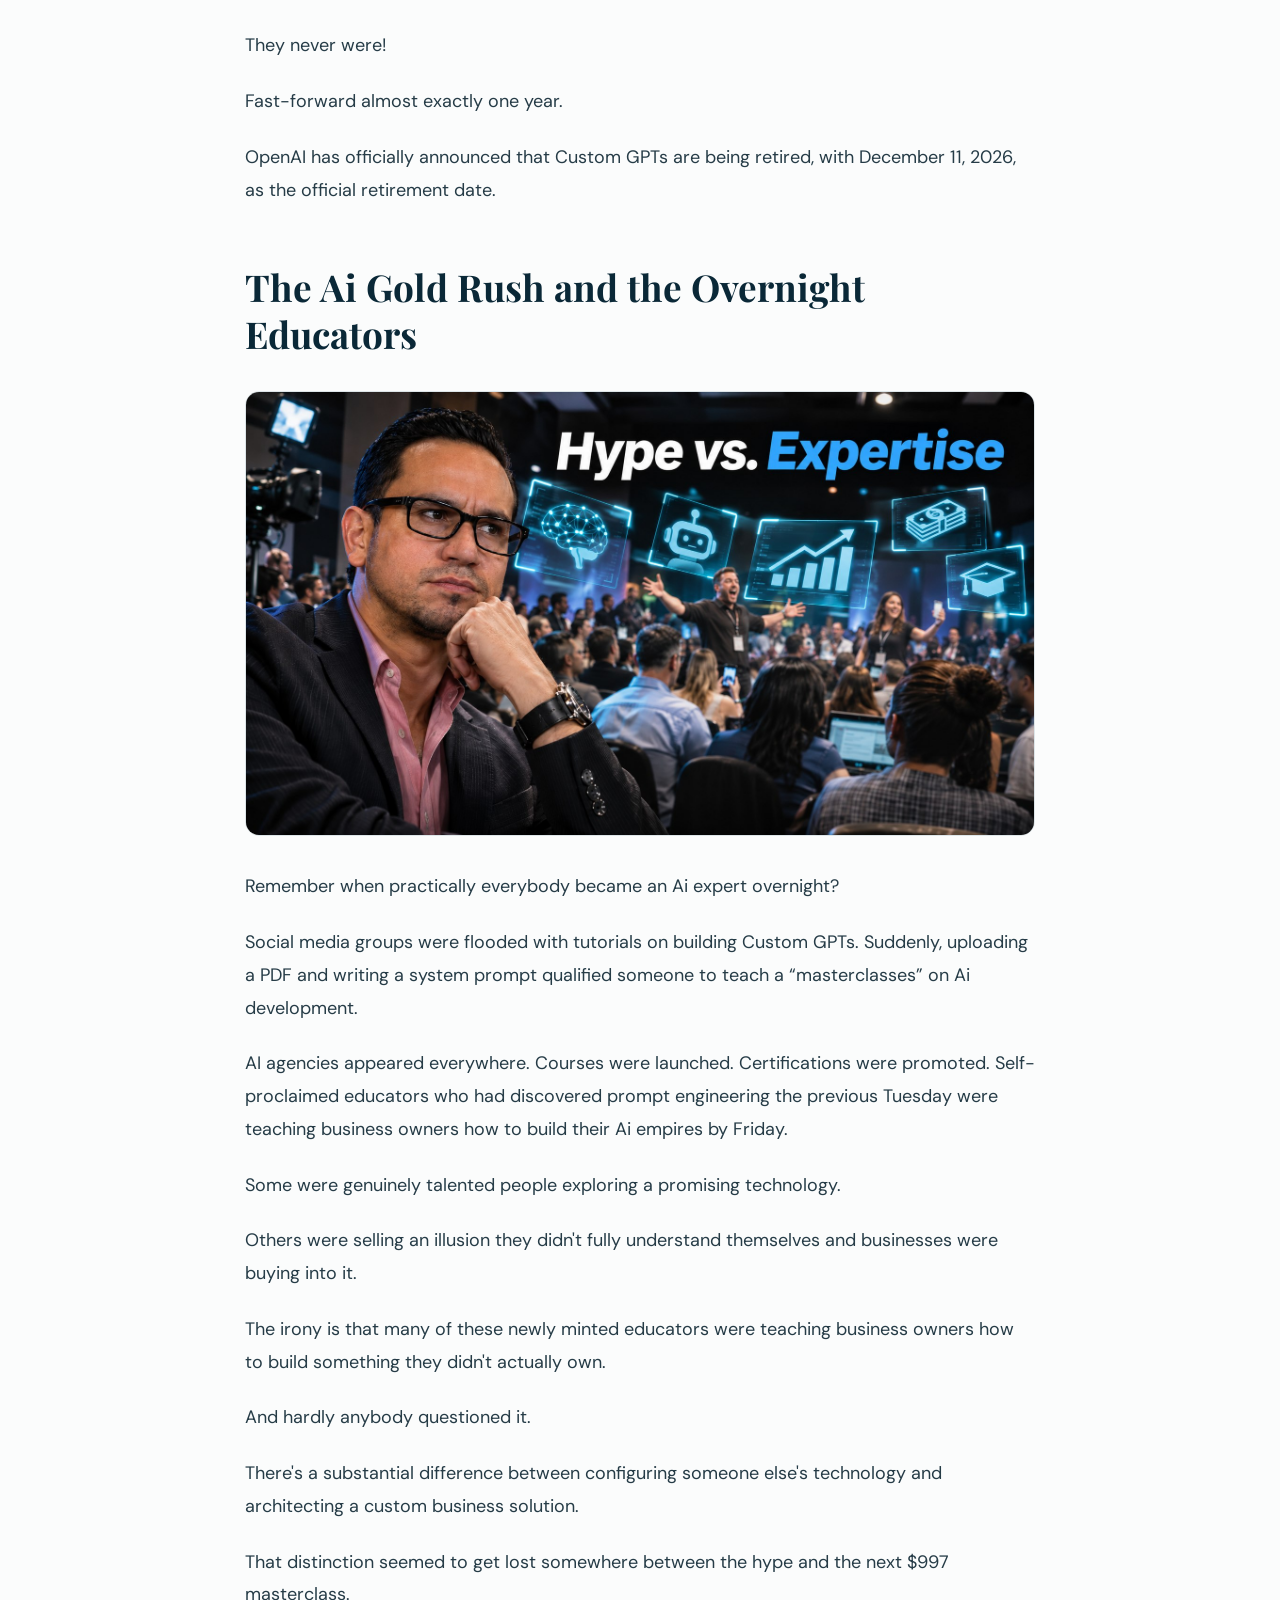
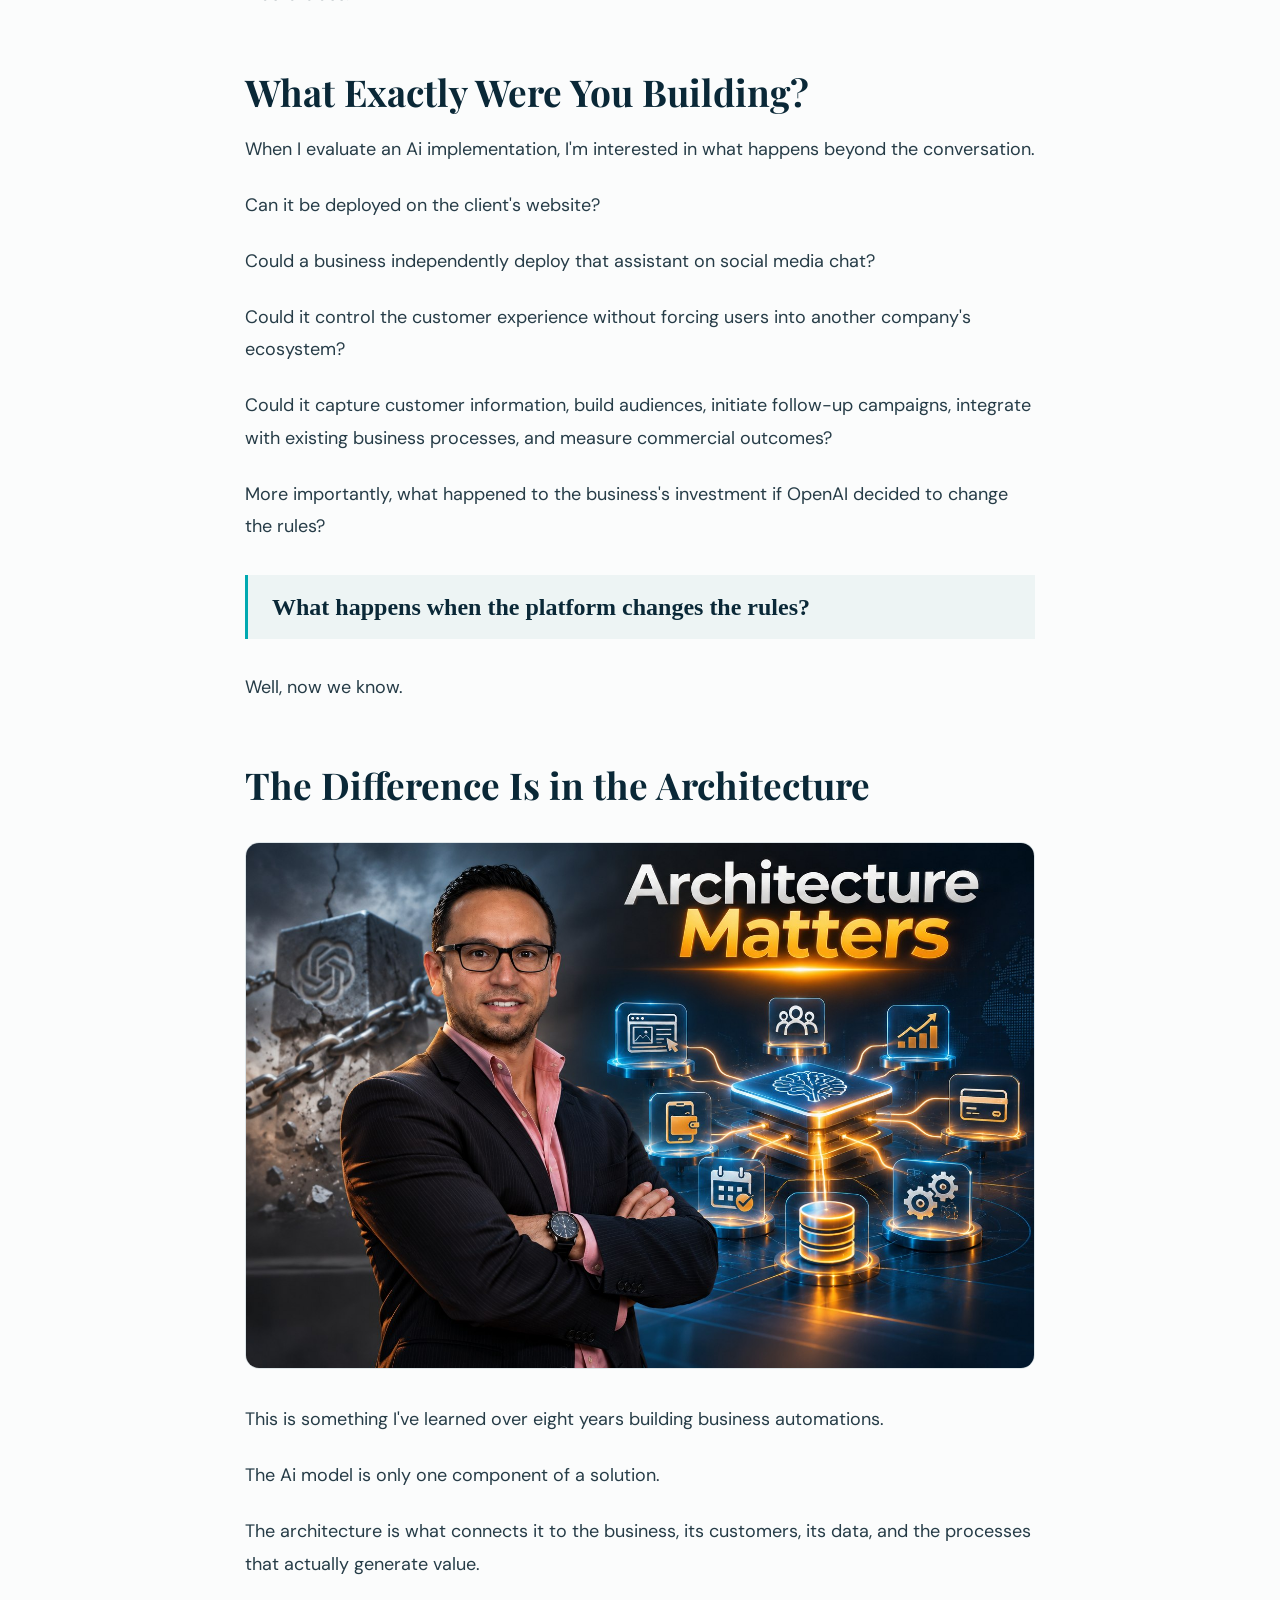
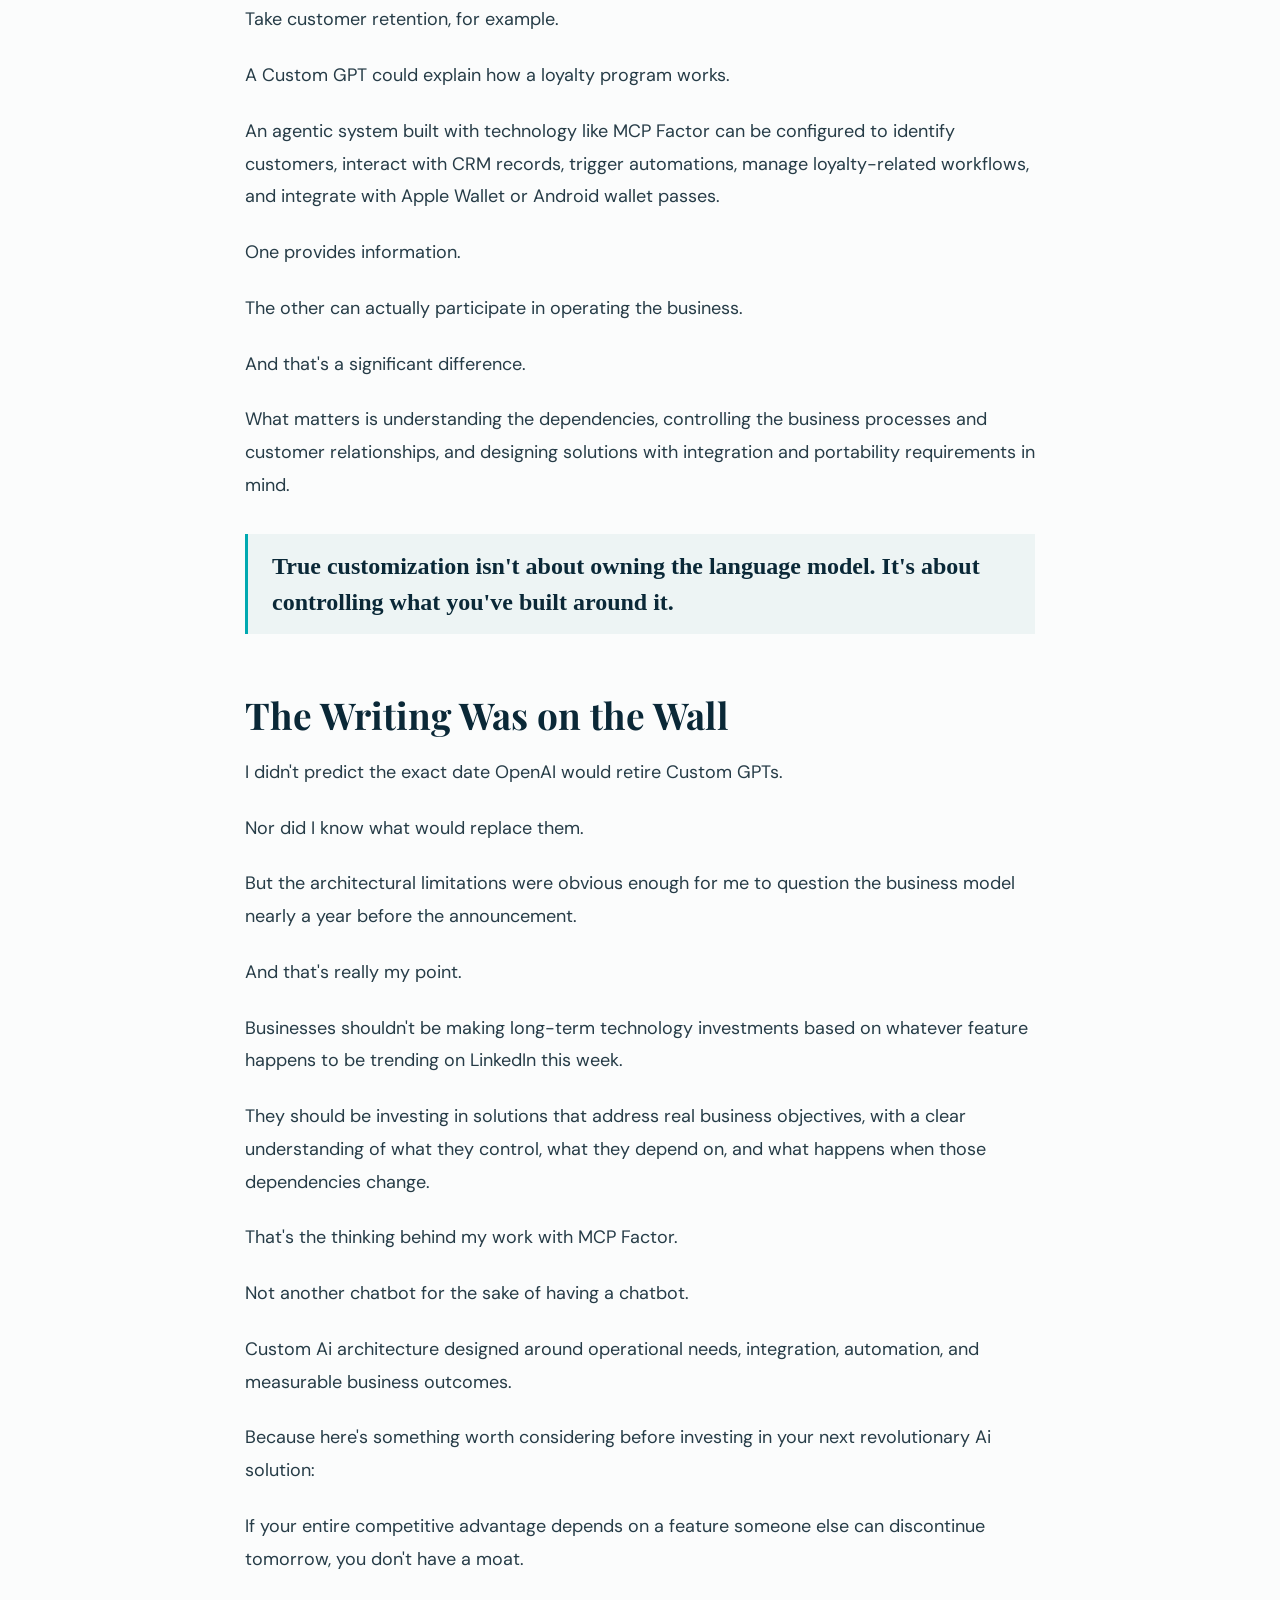
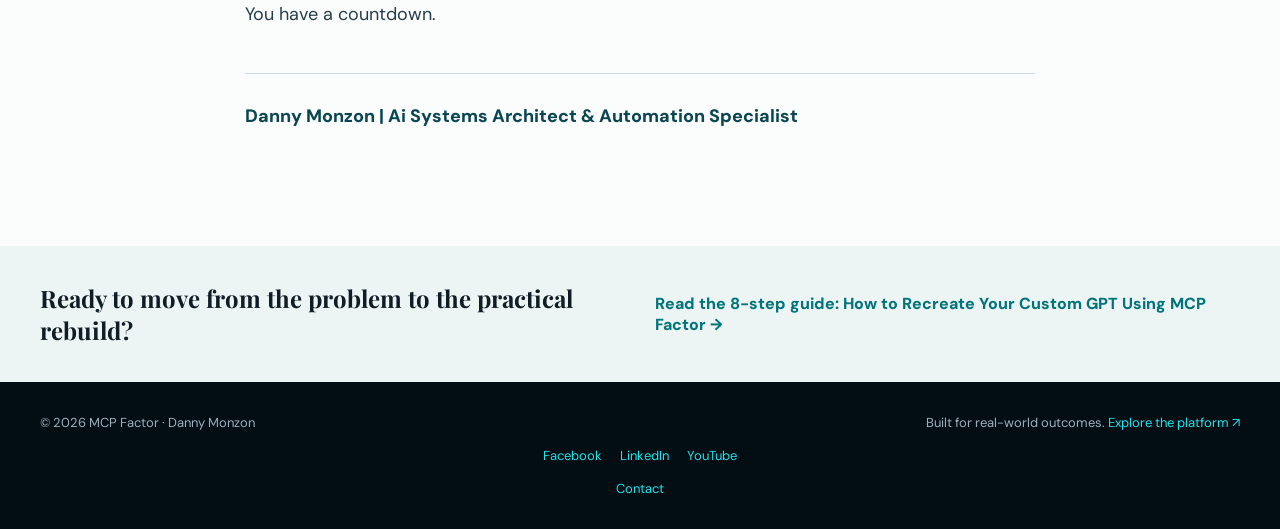
<file: blog/why-custom-gpts-were-never-custom/index.html>
<!DOCTYPE html><html lang="en"><head><meta charset="utf-8"><meta name="viewport" content="width=device-width,initial-scale=1"><title>Why “Custom GPTs” Were Never Custom | Danny Monzon | MCP Factor</title><meta name="description" content="And the MCP workaround. (Resources included)"><link rel="canonical" href="https://mcpfactor.com/blog/why-custom-gpts-were-never-custom/"><link rel="stylesheet" href="../../shared/tokens.css"><link rel="stylesheet" href="../../shared/site.css"><link rel="stylesheet" href="../../shared/home.css"><link rel="stylesheet" href="../../shared/inner.css"><link rel="stylesheet" href="../../shared/articles.css"><meta property="og:type" content="article"><meta property="og:title" content="Why “Custom GPTs” Were Never Custom"><meta property="og:description" content="An Ai architecture perspective on platform dependency, ownership and sustainable business automation."><style>.article-figure{margin:34px 0}.article-figure img{display:block;width:100%;max-width:100%;height:auto;border-radius:14px}.article-pullquote{border-left:3px solid #00a9b1;margin:32px 0;padding:14px 24px;background:#edf4f4;font:700 24px/1.5 Georgia,serif;color:#0a2837}</style><link rel="stylesheet" href="../../shared/navigation.css"></head><body><a class="skip-link" href="#main">Skip to content</a><header class="nav"><div class="container nav-inner"><a class="brand" href="../../" aria-label="Danny Monzon and MCP Factor home">Danny Monzon <span class="sep">|</span> MCP F<span>Λ</span>CTOR</a><button class="nav-toggle" type="button" aria-controls="main-navigation" aria-expanded="false" hidden>Menu</button><nav id="main-navigation" class="nav-links" aria-label="Main navigation"><a href="../../">Home</a><a href="../../solutions/">Solutions</a><a href="../../media/">Media</a><a href="../../blog/" aria-current="page">Blog</a><a href="../../contact/">Contact</a><details class="resources-menu">
<summary>Resources</summary>
<div class="resources-links"><a href="https://app.mcpfactor.com/" target="_blank" rel="noopener noreferrer">MCP Factor ↗</a></div>
</details></nav><a class="cta" href="https://calendly.com/dmchat" target="_blank" rel="noopener noreferrer">Book a Consultation →</a></div></header><main id="main"><div class="article-top"><div class="container article-top-wrap"><a class="backlink" href="../../blog/">← Back to Blog</a><div class="article-byline"><a href="https://app.mcpfactor.com/">MCP Factor</a> · Danny Monzon</div><h1>Why “Custom GPTs” Were Never Custom</h1><p>The tactical and practical, from the trenches.</p>
<div class="article-share" role="group" aria-label="Share this article">
<span>Share</span>
<a href="https://www.facebook.com/sharer/sharer.php?u=https%3A%2F%2Fmcpfactor.com%2Fblog%2Fwhy-custom-gpts-were-never-custom%2F" target="_blank" rel="noopener noreferrer" aria-label="Share on Facebook"><svg viewBox="0 0 24 24" aria-hidden="true"><path fill="currentColor" d="M14 22v-9h3l.5-4H14V7c0-1 .3-2 2-2h2V2.3c-.5-.1-1.6-.3-3-.3-3 0-5 1.8-5 5v2H7v4h3v9z"/></svg></a>
<a href="https://www.linkedin.com/sharing/share-offsite/?url=https%3A%2F%2Fmcpfactor.com%2Fblog%2Fwhy-custom-gpts-were-never-custom%2F" target="_blank" rel="noopener noreferrer" aria-label="Share on LinkedIn"><svg viewBox="0 0 24 24" aria-hidden="true"><path fill="currentColor" d="M4 8a2 2 0 1 1 0-4 2 2 0 0 1 0 4ZM2 10h4v12H2Zm7 0h4v1.7c.6-1 1.7-2 3.7-2 3.3 0 4.3 2.1 4.3 5.1V22h-4v-6.4c0-1.5-.4-2.5-1.8-2.5-1.6 0-2.2 1-2.2 2.5V22H9Z"/></svg></a>
</div>
</div></div><article class="article-content"><div class="article-main"><img class="article-cover" src="../../assets/custom-gpts-article-1.jpg" alt="Custom GPTs Weren't Custom feature illustration" width="1672" height="941">
<p>On November 10, 2025, I had an interesting conversation with ChatGPT. I challenged the validity of what OpenAI was calling "Custom GPTs" and, more specifically, their commercial viability as business solutions.</p>
<p>My argument was simple.</p>
<p>How can you market something as a custom Ai solution when you don't control its deployment, distribution, infrastructure, or the platform your customers must use to access it?</p>
<p>Sure, you could upload documents, write detailed instructions, give your GPT a catchy name and publish it.</p>
<p>But did that make it a custom GPT?</p>
<p>No.</p>
<p>I didn't think so then. I don’t think so now.</p>
<p>They never were!</p>
<p>Fast-forward almost exactly one year.</p>
<p>OpenAI has officially announced that Custom GPTs are being retired, with December 11, 2026, as the official retirement date.</p>
<h2>The Ai Gold Rush and the Overnight Educators</h2>
<figure class="article-figure"><img loading="lazy" src="../../assets/custom-gpts-article-2.jpg" alt="Hype vs. Expertise: Danny Monzon contrasts Ai marketing hype and practical experience" width="1672" height="941"></figure>
<p>Remember when practically everybody became an Ai expert overnight?</p>
<p>Social media groups were flooded with tutorials on building Custom GPTs. Suddenly, uploading a PDF and writing a system prompt qualified someone to teach a “masterclasses” on Ai development.</p>
<p>AI agencies appeared everywhere. Courses were launched. Certifications were promoted. Self-proclaimed educators who had discovered prompt engineering the previous Tuesday were teaching business owners how to build their Ai empires by Friday.</p>
<p>Some were genuinely talented people exploring a promising technology.</p>
<p>Others were selling an illusion they didn't fully understand themselves and businesses were buying into it.</p>
<p>The irony is that many of these newly minted educators were teaching business owners how to build something they didn't actually own.</p>
<p>And hardly anybody questioned it.</p>
<p>There's a substantial difference between configuring someone else's technology and architecting a custom business solution.</p>
<p>That distinction seemed to get lost somewhere between the hype and the next $997 masterclass.</p>
<h2>What Exactly Were You Building?</h2>
<p>When I evaluate an Ai implementation, I'm interested in what happens beyond the conversation.</p>
<p>Can it be deployed on the client's website?</p>
<p>Could a business independently deploy that assistant on social media chat?</p>
<p>Could it control the customer experience without forcing users into another company's ecosystem?</p>
<p>Could it capture customer information, build audiences, initiate follow-up campaigns, integrate with existing business processes, and measure commercial outcomes?</p>
<p>More importantly, what happened to the business's investment if OpenAI decided to change the rules?</p>
<blockquote class="article-pullquote">What happens when the platform changes the rules?</blockquote>
<p>Well, now we know.</p>
<h2>The Difference Is in the Architecture</h2>
<figure class="article-figure"><img loading="lazy" src="../../assets/custom-gpts-article-3.jpg" alt="Architecture Matters: Danny Monzon and interconnected business systems" width="1536" height="1024"></figure>
<p>This is something I've learned over eight years building business automations.</p>
<p>The Ai model is only one component of a solution.</p>
<p>The architecture is what connects it to the business, its customers, its data, and the processes that actually generate value.</p>
<p>Take customer retention, for example.</p>
<p>A Custom GPT could explain how a loyalty program works.</p>
<p>An agentic system built with technology like MCP Factor can be configured to identify customers, interact with CRM records, trigger automations, manage loyalty-related workflows, and integrate with Apple Wallet or Android wallet passes.</p>
<p>One provides information.</p>
<p>The other can actually participate in operating the business.</p>
<p>And that's a significant difference.</p>
<p>What matters is understanding the dependencies, controlling the business processes and customer relationships, and designing solutions with integration and portability requirements in mind.</p>
<blockquote class="article-pullquote">True customization isn't about owning the language model. It's about controlling what you've built around it.</blockquote>
<h2>The Writing Was on the Wall</h2>
<p>I didn't predict the exact date OpenAI would retire Custom GPTs.</p>
<p>Nor did I know what would replace them.</p>
<p>But the architectural limitations were obvious enough for me to question the business model nearly a year before the announcement.</p>
<p>And that's really my point.</p>
<p>Businesses shouldn't be making long-term technology investments based on whatever feature happens to be trending on LinkedIn this week.</p>
<p>They should be investing in solutions that address real business objectives, with a clear understanding of what they control, what they depend on, and what happens when those dependencies change.</p>
<p>That's the thinking behind my work with MCP Factor.</p>
<p>Not another chatbot for the sake of having a chatbot.</p>
<p>Custom Ai architecture designed around operational needs, integration, automation, and measurable business outcomes.</p>
<p>Because here's something worth considering before investing in your next revolutionary Ai solution:</p>
<p>If your entire competitive advantage depends on a feature someone else can discontinue tomorrow, you don't have a moat.</p>
<p>You have a countdown.</p>
<p class="article-signoff">Danny Monzon | Ai Systems Architect &amp; Automation Specialist</p></div></article><section class="article-next"><div class="container"><p>Ready to move from the problem to the practical rebuild?</p><a href="../how-to-recreate-your-custom-gpt-using-mcp-factor/">Read the 8-step guide: How to Recreate Your Custom GPT Using MCP Factor →</a></div></section></main><footer class="foot"><div class="container foot-inner"><span>© 2026 MCP Factor · Danny Monzon</span><span>Built for real-world outcomes. <a href="https://app.mcpfactor.com/">Explore the platform ↗</a></span></div><ul class="social-links" aria-label="Danny Monzon on social media">
<li><a href="https://www.facebook.com/dannymvp/">Facebook</a></li>
<li><a href="https://www.linkedin.com/in/dannymonzon/">LinkedIn</a></li>
<li><a href="https://www.youtube.com/@dm.digital">YouTube</a></li>
</ul><span class="footer-contact"><a href="../../contact/">Contact</a></span></footer><script src="../../shared/site.js" defer></script></body></html>
</file>
<file: shared/tokens.css>
/* MCP Factor design tokens, Media page v2 approved Nov 16, 2026 */
:root {
  --color-ink: #071620;
  --color-navy: #06111b;
  --color-cyan: #1fe2e9;
  --color-cyan-dark: #007d87;
  --color-paper: #f5f6f6;
  --color-muted: #64727f;
  --color-line: #dce3e6;
  --font-body: 'DM Sans', sans-serif;
  --font-display: 'Playfair Display', Georgia, serif;
  --font-ui: 'Manrope', sans-serif;
  --radius-card: 18px;
  --container-width: 1200px;
}
</file>
<file: shared/site.css>
@import url('https://fonts.googleapis.com/css2?family=DM+Sans:wght@400;500;600;700&family=Manrope:wght@400;500;600;700;800&family=Playfair+Display:wght@600;700&display=swap');
:root{--ink:#071620;--navy:#06111b;--cyan:#1fe2e9;--cyan-dark:#007d87;--paper:#f5f6f6;--muted:#64727f;--line:#dce3e6;--radius:18px}*{box-sizing:border-box}html{scroll-behavior:smooth}body{margin:0;font-family:'DM Sans',sans-serif;color:#101d27;background:var(--paper)}a{color:inherit;text-decoration:none}button{font:inherit}a:focus-visible,button:focus-visible{outline:3px solid var(--cyan);outline-offset:4px}.container{width:min(1200px,calc(100% - 48px));margin:auto}.nav{background:var(--navy);color:white;border-bottom:1px solid #183340;position:relative;z-index:10}.nav-inner{min-height:83px;display:flex;align-items:center;justify-content:space-between;gap:24px}.brand{font:800 25px 'Manrope',sans-serif;letter-spacing:-1.9px;white-space:nowrap}.brand span{color:var(--cyan)}.brand .sep{color:#6e8793;margin:0 10px;font-weight:600}.nav-links{display:flex;align-items:center;gap:34px;font-size:14px}.nav-links a:hover,.nav-links a[aria-current=page]{color:var(--cyan)}.nav-links a[aria-current=page]{border-bottom:2px solid var(--cyan);padding:31px 0}.cta{display:inline-flex;align-items:center;gap:12px;border-radius:10px;background:var(--cyan);color:#001318;font-weight:800;padding:14px 20px;white-space:nowrap;box-shadow:0 8px 26px #00cbd324}.cta:hover{background:#60faff}.nav .cta{font-size:13px}.hero{background:radial-gradient(circle at 49% 99%,#123c53 0%,transparent 33%),linear-gradient(128deg,#06141f 10%,#07151f 76%,#092b39);color:white;overflow:hidden}.hero-grid{padding:60px 0 62px;display:grid;grid-template-columns:42% 58%;min-height:410px;gap:10px;align-items:center}.eyebrow{color:var(--cyan);font-size:14px;letter-spacing:2.5px;font-weight:800;text-transform:uppercase}.hero h1{font:700 clamp(56px,6.2vw,90px)/1.05 'Playfair Display',serif;letter-spacing:-2px;margin:18px 0 20px}.hero h1 span{color:var(--cyan)}.hero p{max-width:490px;font-size:19px;line-height:1.55;color:#d3e2e8}.line{width:75px;height:4px;background:var(--cyan);margin-top:27px}.mosaic{display:grid;grid-template-columns:1fr 1fr;grid-template-rows:142px 142px;gap:12px;transform:rotate(-3deg) translateX(20px);margin-right:-15px}.mosaic img{width:100%;height:100%;object-fit:cover;border-radius:15px;border:1px solid #4f8898;filter:saturate(.86)}.mosaic img:nth-child(1){object-position:50% 35%}.mosaic img:nth-child(3){object-position:50% 30%}.section{padding:66px 0}.section-head{display:flex;align-items:end;justify-content:space-between;gap:28px;margin-bottom:30px}.section h2,.section-title{font:700 clamp(35px,4vw,52px)/1.14 'Playfair Display',serif;letter-spacing:-1px;margin:0 0 8px}.section-head p,.section-subtitle{color:#526171;line-height:1.55;margin:0;max-width:650px}.filters{display:flex;gap:8px;flex-wrap:wrap}.filter{border:1px solid #cbd6db;background:transparent;color:#23313c;padding:11px 17px;border-radius:999px;cursor:pointer;font-size:13px}.filter:hover,.filter.active{background:#091923;color:white;border-color:#091923}.grid{display:grid;grid-template-columns:repeat(3,minmax(0,1fr));gap:18px}.media-card{background:white;border:1px solid #e3e9ec;border-radius:16px;overflow:hidden;box-shadow:0 8px 20px #1027320c;transition:transform .2s,box-shadow .2s}.media-card:hover{transform:translateY(-4px);box-shadow:0 16px 30px #1027321a}.thumb{aspect-ratio:16/9;position:relative;background:#0a2330;overflow:hidden}.thumb img{display:block;width:100%;height:100%;object-fit:cover}.thumb .tag{position:absolute;top:13px;left:13px;background:#061822cf;color:#fff;font-size:11px;letter-spacing:.6px;text-transform:uppercase;border-radius:99px;padding:7px 11px}.media-body{padding:21px 22px 23px}.meta{font-size:11px;color:#00848d;text-transform:uppercase;letter-spacing:1.1px;font-weight:800}.media-body h3{font:700 22px/1.25 'Playfair Display',serif;margin:9px 0}.media-body p{color:#596775;line-height:1.5;font-size:14px;min-height:44px;margin:0 0 20px}.media-action{color:#007f8b;font-weight:800;font-size:12px;letter-spacing:.6px;text-transform:uppercase}.media-action:hover{text-decoration:underline}.audio{background:linear-gradient(100deg,#14283c,#06121c);color:white}.audio .section-subtitle{color:#bbcad2}.audio-grid{display:grid;grid-template-columns:repeat(2,1fr);gap:16px;margin-top:30px}.audio-card{border:1px solid #345368;border-radius:14px;padding:20px;display:flex;gap:18px;min-width:0;background:#ffffff08}.audio-art{flex:0 0 98px;width:98px;height:98px;border-radius:10px;display:flex;align-items:center;justify-content:center;background:radial-gradient(circle at bottom,#6a1d73,#11182a 70%);font:800 13px/1.4 'Manrope';text-align:center;letter-spacing:.5px;padding:8px}.audio-info{min-width:0;flex:1}.audio-info h3{font-size:17px;line-height:1.3;margin:0 0 6px}.audio-info p{color:#a9bdc9;font-size:12px;margin:0 0 12px}.audio-info a{color:var(--cyan);font-size:13px;font-weight:700}.audio-info a:hover{text-decoration:underline}.audio .extra{margin-top:24px;color:#b3c7d0;font-size:14px}.press-grid{display:grid;grid-template-columns:repeat(3,1fr);gap:16px;margin-top:27px}.press-card{padding:25px;border:1px solid #e1e7e9;border-radius:14px;background:white;box-shadow:0 7px 20px #1027320b;min-height:198px;display:flex;flex-direction:column}.press-brand{font:700 21px 'Playfair Display',serif;margin-bottom:14px}.press-card h3{font:600 15px/1.5 'DM Sans';margin:0 0 18px;flex:1}.press-card a{color:#00818b;font-weight:800;font-size:13px}.press-card a:hover{text-decoration:underline}.speaking{position:relative;background:#061725;min-height:310px;color:white;overflow:hidden}.speaking:before{content:'';background:linear-gradient(90deg,rgba(6,23,37,.14) 0%,rgba(6,23,37,.52) 42%,rgba(6,23,37,.92) 72%),url('../assets/danny-monzon-smdayjax-stage.jpg') 50% 32%/cover;position:absolute;inset:0}.speaking-content{position:relative;padding:67px 0 74px;max-width:900px;display:flex;flex-direction:column;align-items:flex-end;text-align:left}.speaking-copy{max-width:560px}.speaking h2{font:700 clamp(35px,4vw,50px)/1.13 'Playfair Display';margin:0 0 16px}.speaking p{line-height:1.6;color:#d6e3e9;max-width:500px;margin:0 0 24px}.foot{background:#030d14;color:#9db0bc;padding:32px 0;font-size:13px}.foot-inner{display:flex;justify-content:space-between;gap:20px}.foot a{color:var(--cyan)}.hidden{display:none!important}@media(max-width:950px){.nav-links{gap:16px}.nav .cta{display:none}.hero-grid{grid-template-columns:1fr 1fr}.grid,.press-grid{grid-template-columns:repeat(2,1fr)}.section-head{display:block}.filters{margin-top:24px}}@media(max-width:700px){.container{width:min(100% - 32px,1200px)}.nav-inner{flex-wrap:wrap;padding:16px 0}.brand{font-size:22px}.nav-links{width:100%;justify-content:space-between;gap:8px;font-size:12px;overflow:auto}.nav-links a[aria-current=page]{padding:4px 0}.hero-grid{grid-template-columns:1fr;padding:43px 0 50px;gap:26px}.hero h1{font-size:57px}.mosaic{transform:none;margin:0;grid-template-rows:105px 105px}.section{padding:48px 0}.grid,.audio-grid,.press-grid{grid-template-columns:1fr}.press-card{min-height:150px}.audio-art{width:78px;flex-basis:78px;height:90px}.speaking:before{background-position:50% 24%}.speaking-content{align-items:flex-start;padding:54px 0}.foot-inner{display:block}.foot-inner>*{margin-bottom:12px}}

/* Reusable page utilities */
.page-intro{background:var(--navy);color:#fff;padding:90px 0 76px}.page-intro h1{font:700 clamp(48px,6vw,80px)/1.08 var(--font-display);margin:15px 0 18px}.page-intro p{font-size:19px;line-height:1.6;color:#d3e2e8;max-width:680px}.content-panel{background:#fff;border:1px solid var(--line);border-radius:var(--radius-card);padding:clamp(24px,4vw,42px);box-shadow:0 8px 20px #1027320c}.content-stack{display:grid;gap:20px}.section-eyebrow{color:var(--cyan-dark);font-weight:800;letter-spacing:2px;text-transform:uppercase;font-size:12px}
</file>
<file: shared/home.css>
/* Homepage additions to the Media-derived MCP Factor design system */
.home-hero{position:relative;overflow:hidden;background:radial-gradient(ellipse at 74% 48%,#114255 0%,#071925 43%,#06141f 78%);color:#fff}
.home-hero .container{position:relative;z-index:1}
.home-hero::before{content:"";position:absolute;inset:0;background-image:linear-gradient(#6af2f50b 1px,transparent 1px),linear-gradient(90deg,#6af2f50b 1px,transparent 1px);background-size:58px 58px;mask-image:linear-gradient(90deg,transparent 25%,#000 100%);pointer-events:none}
.home-hero-grid{display:grid;grid-template-columns:1.15fr .85fr;gap:clamp(32px,6vw,92px);align-items:center;min-height:680px;padding:102px 0 94px}
.home-hero h1{font:700 clamp(48px,5.1vw,78px)/1.09 'Playfair Display',Georgia,serif;letter-spacing:-2px;margin:20px 0 25px;max-width:780px}
.home-hero h1 em{font-style:normal;color:var(--cyan)}.home-hero p{font-size:clamp(17px,1.45vw,21px);line-height:1.65;color:#d4e1e7;max-width:640px}
.home-kicker{color:var(--cyan);font-size:13px;font-weight:800;letter-spacing:2.4px;text-transform:uppercase}
.home-actions{display:flex;gap:13px;flex-wrap:wrap;margin-top:34px}.home-secondary{display:inline-flex;align-items:center;border:1px solid #ffffff65;border-radius:10px;padding:14px 20px;color:#fff;font-weight:750}.home-secondary:hover{border-color:var(--cyan);color:var(--cyan)}
.home-portrait-wrap{position:relative;max-width:430px;margin:0 auto}.home-portrait-frame{height:470px;border-radius:170px 170px 22px 22px;overflow:hidden;border:1px solid #ffffff3d;box-shadow:0 28px 70px #0008;background:#153443}.home-portrait-frame img{width:100%;height:100%;object-fit:cover;object-position:center 34%;display:block}.home-portrait-wrap::after{content:"";position:absolute;inset:18px -17px -17px 17px;border:1px solid #1fe2e96b;border-radius:170px 170px 22px 22px;z-index:-1}.home-photo-note{position:absolute;bottom:26px;left:-38px;background:#071b29eb;color:#fff;border:1px solid #5adce060;backdrop-filter:blur(8px);padding:16px 18px;border-radius:12px;box-shadow:0 10px 28px #0007;max-width:240px;font-size:13px;line-height:1.45}.home-photo-note strong{display:block;color:var(--cyan);font-size:16px;letter-spacing:.2px;margin-bottom:4px}
.home-proof{background:#07141e;color:white;border-top:1px solid #ffffff23;border-bottom:1px solid #ffffff17}.home-proof-grid{display:grid;grid-template-columns:repeat(3,1fr);gap:0;padding:27px 0}.home-proof-item{padding:8px 28px;border-right:1px solid #ffffff2b}.home-proof-item:first-child{padding-left:0}.home-proof-item:last-child{border:0}.home-proof strong{display:block;font-size:21px;color:var(--cyan);font-family:'Manrope',sans-serif}.home-proof span{display:block;font-size:13px;color:#bfd0d9;margin-top:5px}
.home-section{padding:90px 0}.home-section.mist{background:#f3f6f6}.home-section.dark{background:#061725;color:#fff}.home-section.dark .home-lead{color:#c9d8e0}.home-section.dark .home-card p{color:#c3d1d9}
.home-heading{display:flex;align-items:end;justify-content:space-between;gap:25px;margin-bottom:38px}.home-heading h2{font:700 clamp(37px,4vw,57px)/1.12 'Playfair Display',Georgia,serif;letter-spacing:-1px;margin:11px 0}.home-lead{max-width:650px;color:#526271;font-size:17px;line-height:1.7;margin:0}.home-eyebrow{font:800 12px 'Manrope',sans-serif;color:#008892;text-transform:uppercase;letter-spacing:2.1px}.dark .home-eyebrow{color:var(--cyan)}
.home-three{display:grid;grid-template-columns:repeat(3,minmax(0,1fr));gap:19px}.home-four{display:grid;grid-template-columns:repeat(4,minmax(0,1fr));gap:17px}.home-card{border:1px solid #dee7e8;border-radius:17px;background:#fff;padding:32px 27px;box-shadow:0 8px 26px #05172309}.home-card h3{font:700 25px/1.2 'Playfair Display',Georgia,serif;margin:16px 0 12px;color:#122631}.home-card p{font-size:15px;line-height:1.65;color:#596976;margin:0}.home-card-icon{width:44px;height:44px;display:grid;place-items:center;font-size:24px;background:#dff8f8;border-radius:11px;color:#007c85}.home-card.numbered{position:relative;overflow:hidden}.home-step{font:800 13px 'Manrope',sans-serif;color:#078b92;letter-spacing:2px}.home-split{display:grid;grid-template-columns:1fr 1fr;gap:clamp(32px,7vw,100px);align-items:center}.home-quote{font:600 clamp(25px,3.2vw,42px)/1.35 'Playfair Display',Georgia,serif;letter-spacing:-.4px;margin:0}.home-accent{color:#008a91}.home-image-panel{position:relative;border-radius:22px;overflow:hidden;min-height:440px;background:#0e2a37}.home-image-panel img{width:100%;height:100%;position:absolute;inset:0;object-fit:cover;object-position:center 42%}.home-image-panel::after{content:"";position:absolute;inset:0;background:linear-gradient(0deg,#0718219c 0%,transparent 56%)}.home-image-caption{position:absolute;z-index:2;bottom:25px;left:25px;right:25px;color:white;font-size:14px;font-weight:700}.home-bullet{display:flex;gap:14px;margin-top:18px;align-items:start;color:#4f626d;line-height:1.6}.home-bullet b{color:#008c95;font-size:17px}
.home-solutions .home-card{background:#0c2330;border-color:#254655;box-shadow:none}.home-solutions .home-card h3{color:#fff}.home-solutions .home-card-icon{background:#133d4a;color:var(--cyan)}.home-solutions .home-card p{color:#cad8e0}
.home-platform{background:#e8f7f6;border:1px solid #b0e4e1;border-radius:22px;padding:clamp(28px,5vw,56px);display:flex;align-items:center;justify-content:space-between;gap:35px}.home-platform h2{font:700 clamp(29px,3.8vw,44px)/1.13 'Playfair Display',serif;margin:10px 0}.home-platform p{max-width:700px;color:#415866;line-height:1.65}.home-platform a{background:#071923;color:#fff;border-radius:11px;padding:15px 22px;font-weight:800;white-space:nowrap}.home-platform a:hover{background:#0e4b58}
.home-cta{background:radial-gradient(circle at 80% 35%,#17475a 0%,#071824 55%);color:white;padding:86px 0}.home-cta-inner{display:flex;justify-content:space-between;align-items:center;gap:35px}.home-cta h2{font:700 clamp(37px,4.6vw,58px)/1.13 'Playfair Display',serif;margin:10px 0 18px}.home-cta p{color:#c2d4de;line-height:1.7;max-width:630px}.home-cta .cta{font-size:16px}
.home-link{color:#008c95;font-weight:800;display:inline-block;margin-top:20px}.home-link:hover{text-decoration:underline}
@media(max-width:980px){.home-hero-grid{min-height:auto;padding:77px 0;grid-template-columns:1fr 0.9fr;gap:28px}.home-portrait-frame{height:390px}.home-photo-note{left:-13px}.home-four{grid-template-columns:repeat(2,minmax(0,1fr))}.home-three{grid-template-columns:repeat(2,minmax(0,1fr))}.home-section{padding:70px 0}}
@media(max-width:700px){.home-hero-grid,.home-split{grid-template-columns:1fr}.home-hero-grid{padding:56px 0 65px}.home-hero h1{font-size:49px}.home-portrait-wrap{margin:35px 22px 0;max-width:400px}.home-portrait-frame{height:390px}.home-proof-grid,.home-three,.home-four{grid-template-columns:1fr}.home-proof-grid{padding:12px 0}.home-proof-item{padding:16px 0;border-right:0;border-bottom:1px solid #ffffff2b}.home-proof-item:last-child{border-bottom:0}.home-heading,.home-cta-inner,.home-platform{display:block}.home-heading h2{margin-bottom:16px}.home-platform a{display:inline-block;margin-top:18px;white-space:normal}.home-image-panel{min-height:340px}.home-cta .cta{margin-top:18px}.home-section{padding:59px 0}}
@media(prefers-reduced-motion:reduce){*,*::before,*::after{scroll-behavior:auto!important;transition:none!important}}

/* Authentic 2020 ManyChat recognition - trophy supplied by Danny Monzon */
.award-feature{background:radial-gradient(circle at 15% 52%,#133f51 0%,#081c29 38%,#06141f 82%);color:#fff;overflow:hidden;border-block:1px solid #355464}
.award-feature-grid{display:grid;grid-template-columns:40% 60%;align-items:center;gap:30px;min-height:500px;padding:42px 0}
.award-photo{display:flex;justify-content:center;align-items:center;min-height:405px;position:relative}
.award-photo:before{content:'';position:absolute;inset:17% 9%;background:radial-gradient(ellipse,#17b9d322,transparent 68%);filter:blur(15px)}
.award-photo img{position:relative;display:block;width:auto;max-width:100%;height:410px;object-fit:contain;filter:drop-shadow(0 20px 24px #0008)}
.award-copy{max-width:660px;padding:35px 50px 35px 0}
.award-eyebrow{font:800 12px 'Manrope',sans-serif;letter-spacing:2.4px;text-transform:uppercase;color:var(--cyan)}
.award-copy h2{font:700 clamp(36px,4vw,56px)/1.14 'Playfair Display',Georgia,serif;letter-spacing:-.7px;margin:16px 0 20px}
.award-copy h2 em{font-style:normal;color:var(--cyan)}
.award-rule{height:3px;width:63px;background:var(--cyan);margin:0 0 24px}
.award-name{font-size:21px!important;color:#fff!important;margin:0 0 13px!important}
.award-copy p{font-size:16px;color:#c7dce4;line-height:1.7;margin:0 0 16px}
.award-copy .award-note{font-size:13px;color:#abc3cd}
.award-link{display:inline-block;color:var(--cyan);font-size:14px;font-weight:800;margin-top:7px}
.award-link:hover{text-decoration:underline}
@media(max-width:700px){.award-feature-grid{grid-template-columns:1fr;gap:0;padding:32px 0 52px}.award-photo{min-height:310px}.award-photo img{height:310px}.award-copy{padding:14px 0 0}.award-copy h2{font-size:38px}}

.review-screenshot {
  max-width: 1170px;
  margin: 0 auto;
}
.review-screenshot img {
  display: block;
  width: 100%;
  height: auto;
  border: 1px solid #dce3e6;
  border-radius: 12px;
}
.review-screenshot figcaption {
  margin-top: 12px;
  color: #526271;
}
.review-screenshot figcaption a {
  color: var(--cyan-dark);
  font-weight: 700;
  text-decoration: underline;
}
#selected-engagements {
  background: #e8f3fc;
}
.engagement-list {
  border-left: 4px solid #007c85;
  padding-left: clamp(16px, 4vw, 36px);
}
.engagement-list article {
  display: grid;
  grid-template-columns: minmax(0, 1fr) minmax(0, 1.6fr);
  align-items: start;
  gap: 18px 36px;
  padding: 24px 0;
  border-bottom: 1px solid var(--line);
}
.engagement-list article:first-child {
  padding-top: 0;
}
.engagement-list article:last-child {
  padding-bottom: 0;
  border-bottom: 0;
}
.engagement-list h3 {
  margin: 6px 0 0;
  color: var(--ink);
  font: 700 clamp(22px, 2.5vw, 28px)/1.2 'Playfair Display', Georgia, serif;
}
.engagement-list p {
  margin: 0;
  color: #526271;
  line-height: 1.65;
}
@media (max-width: 700px) {
  .engagement-list article {
    grid-template-columns: 1fr;
    gap: 10px;
  }
}
</file>
<file: shared/navigation.css>
html {
  scroll-padding-top: 90px;
}

.nav {
  position: sticky;
  top: 0;
  z-index: 20;
}

.nav-toggle {
  background: transparent;
  border: 1px solid #365361;
  border-radius: 8px;
  color: inherit;
  cursor: pointer;
  padding: 8px 12px;
}

.resources-menu {
  position: relative;
  white-space: nowrap;
}

.resources-menu summary {
  cursor: pointer;
  padding: 8px 0;
}

.resources-menu summary:focus-visible {
  outline: 3px solid var(--cyan);
  outline-offset: 4px;
}

.resources-links {
  position: absolute;
  top: 100%;
  right: 0;
  background: var(--navy);
  border: 1px solid #365361;
  border-radius: 8px;
}

.resources-links a {
  display: block;
  padding: 12px 16px;
}

.footer-feature,
.footer-contact {
  display: block;
  text-align: center;
}

.footer-feature {
  margin-bottom: 24px;
}

.foot .cta {
  color: #001318;
}

.social-links {
  display: flex;
  flex-wrap: wrap;
  gap: 8px 18px;
  list-style: none;
  padding: 0;
}

.foot .social-links {
  justify-content: center;
  margin: 16px auto;
}

.social-links a:hover {
  text-decoration: underline;
}

.contact-main .social-links a {
  color: var(--cyan-dark);
  font-weight: 700;
}

@media (max-width: 950px) {
  html {
    scroll-padding-top: 72px;
  }

  .nav .nav-inner {
    flex-wrap: wrap;
    gap: 10px;
    min-height: 64px;
    padding: 10px 0;
  }

  .nav .brand {
    font-size: clamp(18px, 4.9vw, 23px);
  }

  .nav .brand .sep {
    margin-inline: 5px;
  }

  .nav .nav-links {
    flex: 1 0 100%;
    flex-wrap: wrap;
    justify-content: flex-start;
    overflow: visible;
    gap: 8px 18px;
    max-height: 60vh;
  }

  .nav.has-menu .nav-links {
    display: none;
  }

  .nav.has-menu .nav-toggle[aria-expanded="true"] + .nav-links {
    display: flex;
  }

  .nav .nav-links a[aria-current="page"] {
    padding: 4px 0;
  }

  .resources-links {
    position: static;
  }
}

@media (951px <= width <= 1100px) {
  .nav .nav-inner,
  .nav .nav-links {
    gap: 16px;
  }
}
</file>
<file: shared/inner.css>
/* Shared inner-page language, built on approved homepage + Media foundation */
.skip-link{position:absolute;left:-9999px;top:0;background:#fff;color:#00151d;padding:12px;z-index:999}.skip-link:focus{left:12px}
.inner-hero{background:radial-gradient(ellipse at 82% 20%,#104458,#061723 50%,#06141f 82%);color:#fff;overflow:hidden}
.inner-hero .container{position:relative}
.inner-hero-grid{display:grid;grid-template-columns:1.04fr .96fr;gap:clamp(35px,6vw,85px);align-items:center;padding:104px 0 108px;min-height:590px}
.inner-hero.editorial .container{padding:115px 0 105px}
.inner-kicker{color:var(--cyan);font:800 13px 'Manrope',sans-serif;letter-spacing:2.5px;text-transform:uppercase;margin:0 0 23px}
.inner-hero h1{font:700 clamp(52px,5.2vw,78px)/1.1 'Playfair Display',Georgia,serif;letter-spacing:-1.6px;max-width:850px;margin:0 0 22px}
.inner-hero h1 em{font-style:normal;color:var(--cyan)}
.inner-lead{font-size:clamp(18px,1.55vw,21px);color:#ccdae1;line-height:1.7;max-width:760px;margin:0}
.inner-actions{display:flex;gap:14px;margin-top:32px;flex-wrap:wrap}
.inner-outline{border:1px solid #ffffff68;border-radius:10px;color:white;padding:14px 20px;font-weight:700}
.inner-outline:hover{color:var(--cyan);border-color:var(--cyan)}
.inner-hero-art{position:relative;max-width:530px;width:100%;margin:auto;background:linear-gradient(148deg,#123442b8,#061723e6);border:1px solid #436876;padding:34px;border-radius:22px;box-shadow:0 20px 70px #0006}
.arch-top,.arch-outcome{border:1px solid #4f7d87;background:#102d3b;color:white;padding:20px 23px;border-radius:13px;font:800 13px 'Manrope',sans-serif;letter-spacing:1px}
.arch-top{display:flex;align-items:center;gap:11px}.arch-top small{margin-left:auto;color:#78c9ce;font-size:10px}
.arch-pulse{height:9px;width:9px;border-radius:50%;background:#19e4e8;box-shadow:0 0 15px #19e4e8}
.arch-spine{width:2px;height:30px;background:var(--cyan);margin:auto;opacity:.75}
.arch-nodes{display:grid;grid-template-columns:repeat(3,1fr);gap:9px}
.arch-nodes div{text-align:center;padding:18px 7px;border:1px solid #547783;border-radius:11px;font-size:12px;line-height:1.4;color:#d7ecf1}
.arch-outcome{background:#0d4651;color:var(--cyan);display:flex;justify-content:space-between}.arch-outcome b{font-size:23px}
.art-label{text-align:center;color:#83aab4;font-size:10px;letter-spacing:2px;margin-top:22px}
.inner-section{padding:88px 0}.inner-section.inner-mist{background:#f3f6f6}.inner-section.inner-dark{background:#061725;color:#fff}
.inner-header{display:flex;justify-content:space-between;align-items:end;gap:32px;margin-bottom:35px}
.inner-header h2,.inner-display{font:700 clamp(36px,4vw,56px)/1.15 'Playfair Display',Georgia,serif;letter-spacing:-1px;margin:10px 0}
.inner-header p{max-width:450px;color:#546675;line-height:1.7;margin:0}
.inner-dark .inner-header p{color:#c4d6dd}.inner-dark .home-eyebrow{color:var(--cyan)}
.inner-dark h2 em{font-style:normal;color:var(--cyan)}
.metric-grid{display:grid;grid-template-columns:repeat(3,1fr);gap:18px}
.metric-item{border-top:2px solid #00969a;padding:22px 22px 15px;background:#f9fbfb;border-radius:0 0 13px 13px}
.metric-item span{font:800 12px 'Manrope',sans-serif;letter-spacing:2px;color:#008b91}
.metric-item h3,.process-grid h3{font:700 24px/1.3 'Playfair Display',serif;margin:12px 0}
.metric-item p,.process-grid p{color:#526474;line-height:1.65;margin:0}
.capability-grid{display:grid;grid-template-columns:repeat(3,minmax(0,1fr));gap:19px}
.capability-card{background:#0c2835;border:1px solid #2c4a59;border-radius:17px;padding:32px;min-height:270px}
.capability-card h3{font:700 25px/1.25 'Playfair Display',Georgia,serif;margin:18px 0 14px;color:#fff}
.capability-card p{color:#c6d8df;line-height:1.64;font-size:15px}
.cap-icon{font-size:28px;color:var(--cyan)}
.cap-tags{display:flex;gap:7px;flex-wrap:wrap;margin-top:25px}
.cap-tags span{border-radius:6px;border:1px solid #3d6872;color:#b4e5e9;font-size:11px;padding:4px 7px}
.process-grid{display:grid;grid-template-columns:repeat(4,1fr);gap:17px}
.process-grid>div{border-left:1px solid #8dc6c6;padding:5px 10px 15px 22px}
.process-grid>div>span{font:800 12px 'Manrope',sans-serif;letter-spacing:1px;color:#078e95}
.solution-visual{border-radius:25px;background:linear-gradient(140deg,#0a2331,#103f4a);padding:45px;color:#fff;min-height:350px;display:flex;flex-direction:column;justify-content:center}
.solution-stage{font:800 clamp(15px,1.7vw,20px) 'Manrope',sans-serif;padding:23px;background:#ffffff12;border:1px solid #78cace49;border-radius:12px;display:flex;justify-content:space-between}
.solution-stage span{color:var(--cyan)}.solution-stage.strong{background:#19e4e71e;border-color:#19e4e7;color:var(--cyan)}
.solution-divider{margin:auto;color:var(--cyan);font-size:28px}.solution-visual p{font-size:13px;color:#c8d8df;margin-top:26px}
.article-grid{display:grid;grid-template-columns:1fr 1fr;gap:23px}
.article-card{display:block;border-radius:18px;overflow:hidden;border:1px solid #e0e7eb;background:white;color:#0a1e2a;box-shadow:0 10px 22px #021d270d;transition:transform .2s,box-shadow .2s}
.article-card:hover{transform:translateY(-4px);box-shadow:0 17px 30px #021d271a}
.article-art{min-height:255px;position:relative;padding:28px;background:radial-gradient(circle at 80% 30%,#0e5864,#081f2e 70%);display:flex;flex-direction:column;justify-content:space-between;color:white;overflow:hidden}
.article-art:after{content:"";position:absolute;width:220px;height:220px;border:1px solid #1fe2e96b;transform:rotate(37deg);right:-60px;bottom:-140px;border-radius:20px}
.article-art span{font:800 12px 'Manrope',sans-serif;letter-spacing:2px;color:var(--cyan)}
.article-art b{font:700 clamp(27px,3.4vw,42px)/1.13 'Playfair Display',Georgia,serif;position:relative;z-index:1}
.article-art i{position:absolute;right:28px;bottom:26px;font-size:24px;color:var(--cyan);font-style:normal}
.art-deps{background:radial-gradient(circle at 25% 80%,#12637a,#06151f 65%)}
.article-body{padding:29px}
.article-topic{font:800 12px 'Manrope',sans-serif;letter-spacing:1px;color:#008b93}
.article-body h3{font:700 29px/1.23 'Playfair Display',Georgia,serif;margin:12px 0}
.article-body p{line-height:1.7;color:#4d6270}
.article-cta{font-weight:800;color:#00858d;font-size:14px}
.blog-note{padding:25px 30px;background:#e9f6f5;border-left:3px solid #1ebcc2;margin-top:32px}
.blog-note strong{color:#0a303b}.blog-note p{margin-bottom:0;color:#405e68;line-height:1.65}
.quote-panel{background:#0c303e;border:1px solid #286071;border-radius:18px;padding:30px}
.quote-panel>span{font:700 90px 'Playfair Display',serif;color:var(--cyan);line-height:.6}
.quote-panel p{font:600 clamp(22px,2.6vw,32px)/1.44 'Playfair Display',Georgia,serif}
.quote-panel small{color:var(--cyan);letter-spacing:1.6px;font-weight:800}
.contact-grid{display:grid;grid-template-columns:1.12fr .88fr;gap:clamp(34px,5vw,75px)}
.contact-options{margin-top:35px;border-top:1px solid #dce5e8}
.contact-option{display:flex;align-items:center;gap:18px;border-bottom:1px solid #dce5e8;padding:23px 0}
.contact-icon{flex:0 0 50px;width:50px;height:50px;border-radius:12px;background:#dcf4f4;color:#007f87;display:grid;place-items:center;font-size:24px}
.contact-option strong,.contact-option small{display:block}.contact-option strong{font-size:18px}.contact-option small{font-size:13px;color:#5f7380;margin-top:5px}.contact-option>b{margin-left:auto;font-size:20px;color:#008a92}
.contact-option:hover strong{color:#008c95}
.contact-mini{display:flex;gap:13px;flex-wrap:wrap;margin-top:30px}.contact-mini span{font-size:12px;background:#ecf4f4;padding:9px 12px;border-radius:8px;color:#47626d}
.contact-side{background:#0a2734;border:1px solid #1f4f5b;border-radius:20px;padding:clamp(25px,4vw,45px);color:#fff}
.side-label{font-size:12px;color:var(--cyan);font-weight:800;letter-spacing:2px;text-transform:uppercase}
.contact-side h3{font:700 31px/1.2 'Playfair Display',serif;margin:13px 0 27px}
.brief-list{list-style:none;counter-reset:steps;margin:0;padding:0}
.brief-list li{counter-increment:steps;display:flex;flex-direction:column;position:relative;padding:0 0 21px 45px;margin-bottom:18px;border-bottom:1px solid #37606b}
.brief-list li:before{content:counter(steps,decimal-leading-zero);position:absolute;left:0;top:0;color:var(--cyan);font:800 13px 'Manrope',sans-serif}
.brief-list strong{font-size:15px}.brief-list span{font-size:13px;line-height:1.6;color:#c0d4dc;margin-top:5px}
.contact-disclaimer{font-size:12px;color:#adc8d0;line-height:1.6}
@media(max-width:1000px){.capability-grid{grid-template-columns:repeat(2,1fr)}.process-grid{grid-template-columns:repeat(2,1fr)}}
@media(max-width:750px){.inner-hero-grid,.contact-grid{grid-template-columns:1fr}.inner-hero-grid,.inner-hero.editorial .container{padding:69px 0}.inner-hero h1{font-size:48px}.inner-section{padding:60px 0}.inner-header{display:block}.inner-header>p{margin-top:15px}.metric-grid,.capability-grid,.article-grid{grid-template-columns:1fr}.inner-hero-art{max-width:500px}.arch-nodes div{font-size:11px;padding:15px 5px}.contact-side{margin-top:18px}}
@media(max-width:540px){.process-grid{grid-template-columns:1fr}.inner-hero h1{font-size:43px}.inner-hero-art{padding:19px}.arch-top small{display:none}.article-art{min-height:220px}}

.wallet-example {
  margin: 0;
  padding: clamp(12px, 3vw, 26px);
  border-radius: 18px;
  background: #040813;
  color: #fff;
}
.wallet-example img {
  display: block;
  width: 100%;
  height: auto;
}
.wallet-example figcaption {
  display: grid;
  grid-template-columns: 1fr 1fr;
  gap: 12px;
  padding-top: 8px;
  text-align: center;
}
.solutions-footer {
  padding-top: 0;
}
.solutions-footer .home-cta {
  margin-bottom: 32px;
}
</file>
<file: shared/articles.css>
.article-top{background:radial-gradient(circle at 85% 2%,#114457,#06141f 65%);color:#fff;padding:58px 0 68px}
.article-top-wrap{max-width:940px}.backlink{display:inline-block;color:#b2dee1;font-weight:700;font-size:14px;margin-bottom:40px}.backlink:hover{color:var(--cyan)}
.article-byline{font:800 12px 'Manrope',sans-serif;letter-spacing:1.4px;text-transform:uppercase;color:#93c5cf}.article-byline a{color:var(--cyan)}
.article-top h1{font:700 clamp(44px,5.7vw,75px)/1.08 'Playfair Display',Georgia,serif;letter-spacing:-1.4px;max-width:950px;margin:18px 0 18px}
.article-top p{font-size:20px;line-height:1.6;color:#c9dae0;max-width:790px}
.article-content{background:#fbfcfc;padding:62px 24px 90px}.article-main{max-width:790px;margin:auto;font-size:18px;line-height:1.82;color:#263c47}
.article-main>p{margin:0 0 23px}.article-main h2{font:700 clamp(29px,3vw,37px)/1.25 'Playfair Display',Georgia,serif;color:#0a2837;margin:58px 0 18px}
.article-main h3{font:700 25px/1.3 'Playfair Display',Georgia,serif;color:#0a2837;margin:35px 0 13px}
.article-main a{color:#007e88;text-decoration:underline;text-underline-offset:3px}
.article-main ul{margin:12px 0 26px;padding-left:27px}.article-main li{padding:4px 0}
.article-main .article-signoff{border-top:1px solid #cddce0;margin-top:42px;padding-top:26px;font-weight:800;color:#0b4752}
.article-main .article-note{margin-top:35px;padding:20px 24px;background:#edf4f4;border-left:3px solid #00a9b1;color:#486572;font-style:italic}
.article-cover{display:block;width:100%;height:auto;border-radius:15px;margin:0 0 24px;border:1px solid #dde5e8}
.article-pdf{display:inline-block;color:#00727d;border:1px solid #7ebdc0;border-radius:8px;text-decoration:none!important;font-size:14px;font-weight:800;padding:12px 16px;margin:2px 0 20px}
.video-embed{width:100%;aspect-ratio:16/9;background:#0a2331;border-radius:13px;overflow:hidden;margin:20px 0 28px}.video-embed iframe{width:100%;height:100%;border:0}
.article-next{background:#edf4f4;padding:36px 0}.article-next>.container{display:flex;align-items:center;justify-content:space-between;gap:20px}.article-next p{font:700 24px 'Playfair Display',Georgia,serif;margin:0}.article-next a{font-weight:800;color:#00747b}
@media(max-width:700px){.article-top{padding:40px 0 50px}.article-top h1{font-size:43px}.article-content{padding:38px 19px 63px}.article-main{font-size:17px}.article-main h2{margin-top:42px}.article-next>.container{display:block}.article-next a{display:inline-block;margin-top:14px}}

/* Original editorial artwork used in long-form MCP Factor articles */
.article-figure{margin:28px 0 38px}.article-figure img{display:block;max-width:100%;width:100%;height:auto;border-radius:14px;border:1px solid #dde5e8}.article-pullquote{font:700 clamp(24px,3.2vw,34px)/1.35 'Playfair Display',Georgia,serif;color:#0b4050;border-left:4px solid #07bbc2;padding:8px 0 8px 24px;margin:35px 0}.article-lastline{font-size:27px;font-weight:800;color:#0a4656}

.article-share {
  display: flex;
  align-items: center;
  gap: 10px;
  margin-top: 20px;
  font-weight: 700;
}
.article-share a {
  display: grid;
  place-items: center;
  width: 42px;
  height: 42px;
  border: 1px solid #487180;
  border-radius: 50%;
  color: #b2dee1;
}
.article-share a:hover {
  background: #164150;
  color: var(--cyan);
}
.article-share svg {
  width: 20px;
  height: 20px;
}
</file>
